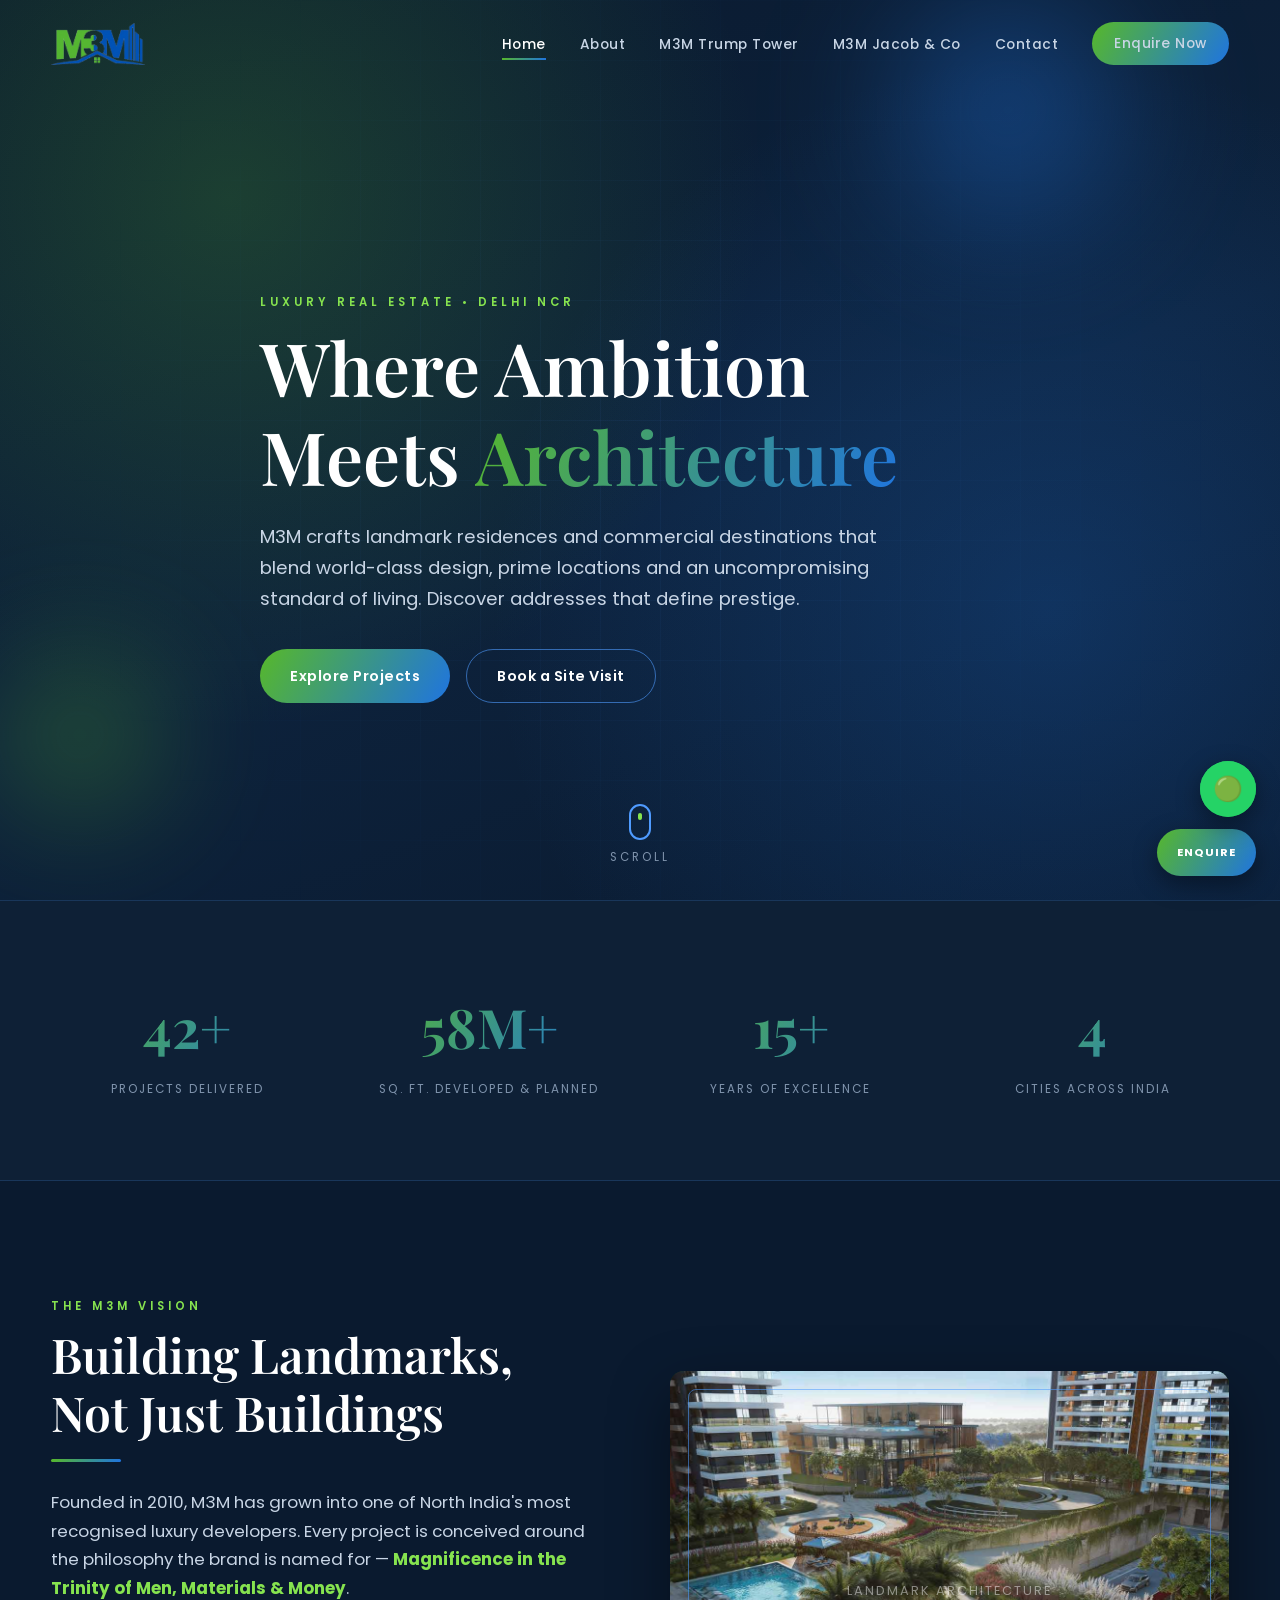
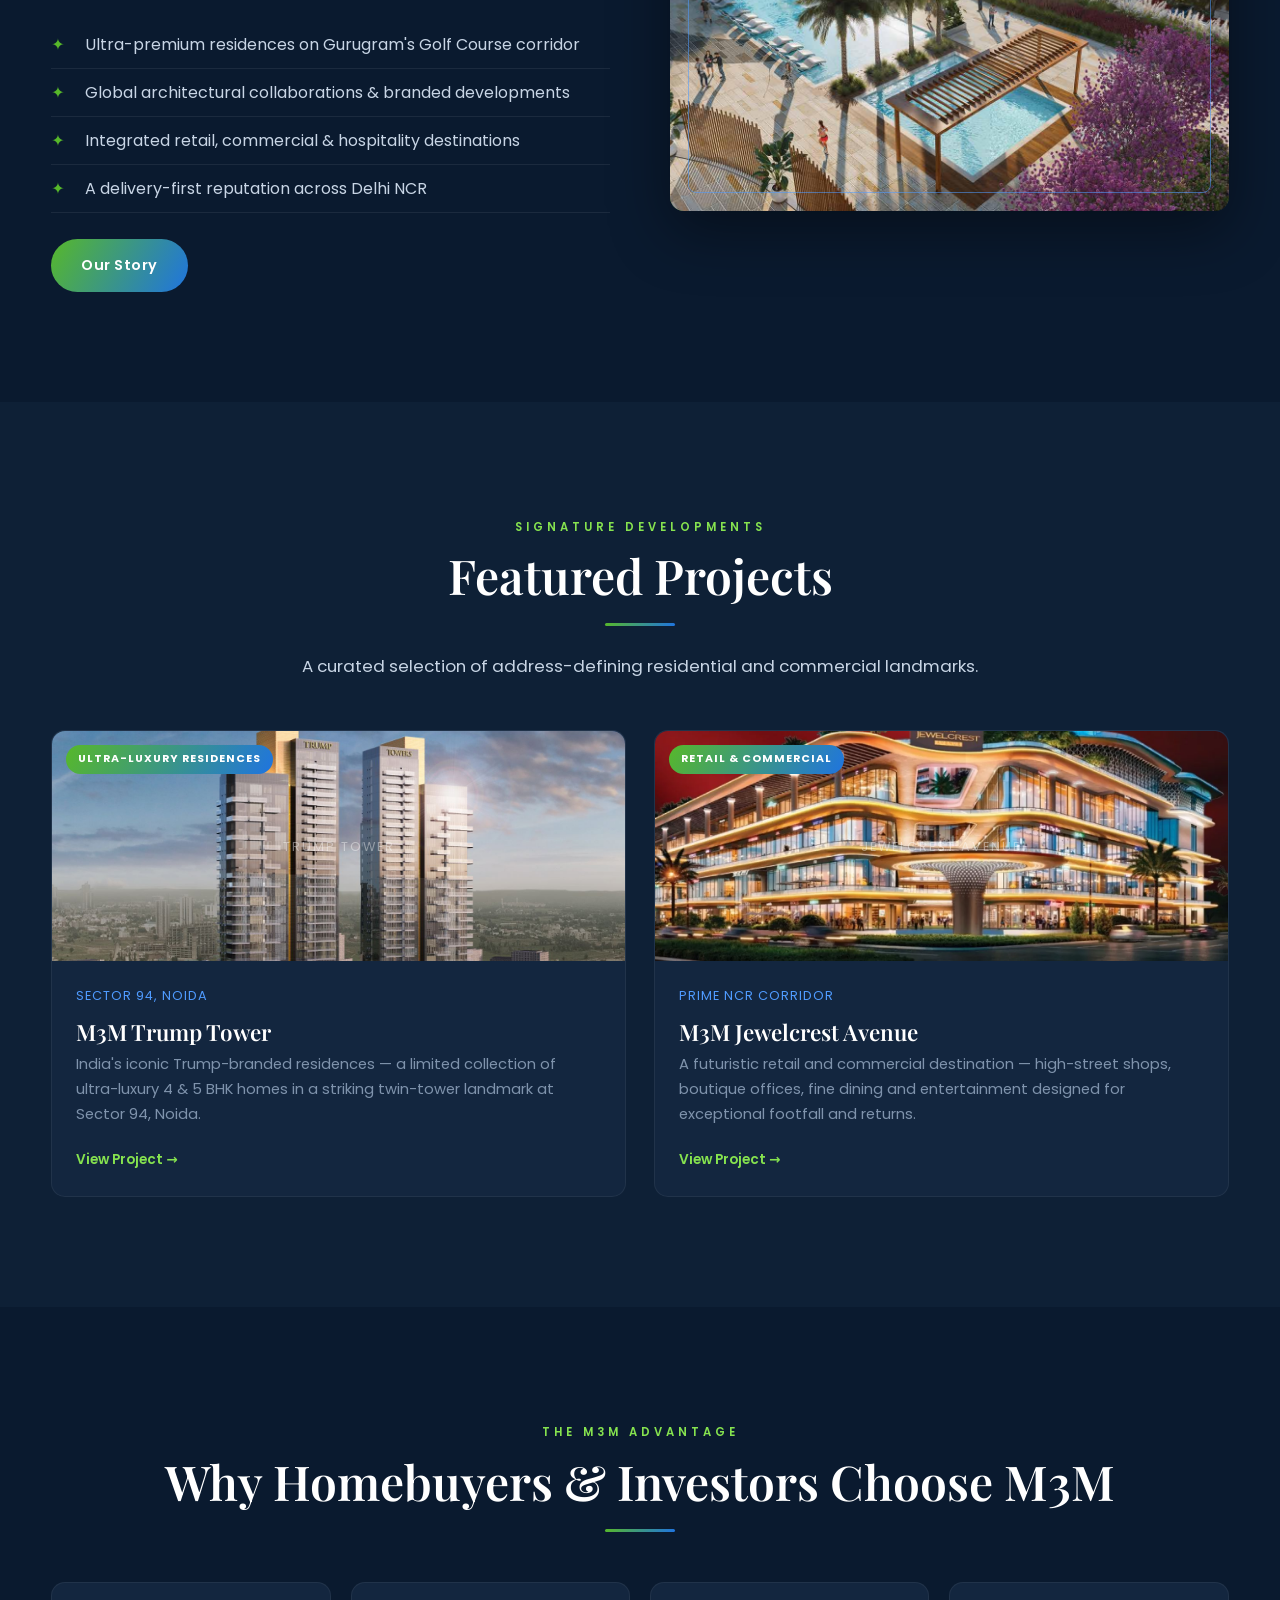
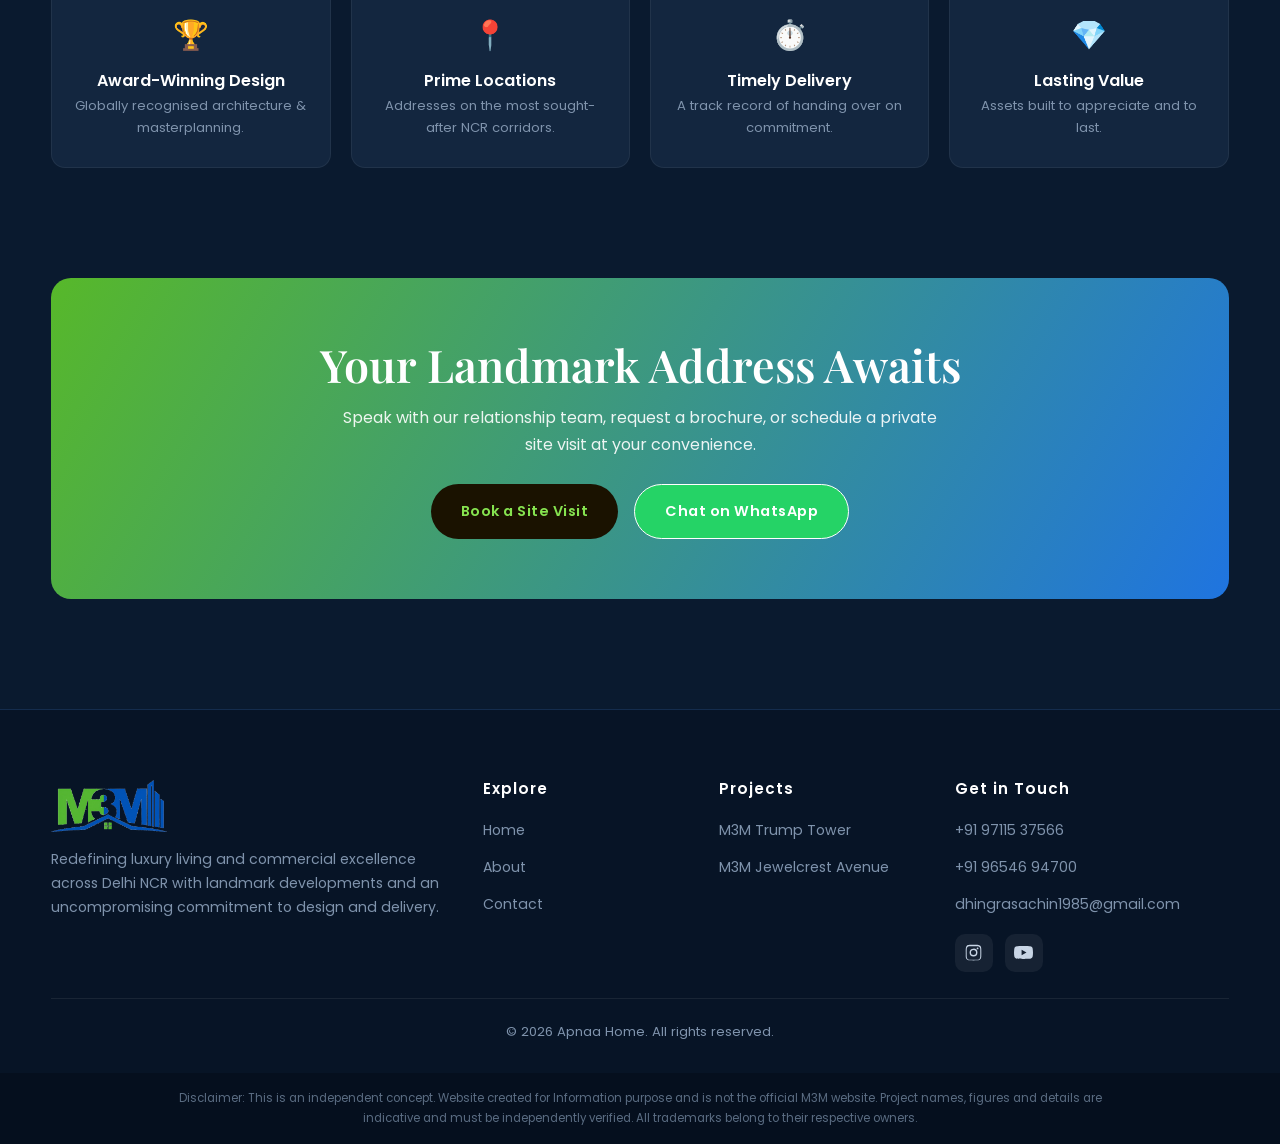
<file: index.html>
<!DOCTYPE html>
<html lang="en-IN">
<head>
  <meta charset="UTF-8" />
  <meta name="viewport" content="width=device-width, initial-scale=1.0" />
  <title>M3M India — Redefining Luxury Living | Home</title>
  <meta name="description" content="M3M — one of India's leading luxury real estate developers. Explore landmark residential and commercial projects across Delhi NCR." />
  <link rel="preconnect" href="https://fonts.googleapis.com" />
  <link rel="preconnect" href="https://fonts.gstatic.com" crossorigin />
  <link href="https://fonts.googleapis.com/css2?family=Playfair+Display:wght@500;600;700&family=Poppins:wght@300;400;500;600;700&display=swap" rel="stylesheet" />
  <link rel="icon" href="asset/favicon.ico" sizes="any" />
  <link rel="icon" type="image/png" sizes="32x32" href="asset/favicon-32.png" />
  <link rel="icon" type="image/png" sizes="16x16" href="asset/favicon-16.png" />
  <link rel="apple-touch-icon" sizes="180x180" href="asset/favicon-180.png" />
  <link rel="stylesheet" href="css/style.css" />
</head>
<body>

  <nav class="nav">
    <div class="container">
      <a href="index.html" class="logo"><img class="logo-img" src="asset/logo.png" alt="m3mrealestates.com — Find, Invest, Grow" /></a>
      <ul class="nav-links">
        <li><a href="index.html" class="active">Home</a></li>
        <li><a href="about.html">About</a></li>
        <li><a href="trump-tower.html">M3M Trump Tower</a></li>
        <li><a href="jewelcrest.html">M3M Jacob &amp; Co</a></li>
        <li><a href="contact.html">Contact</a></li>
        <li><a href="contact.html" class="btn btn-gold nav-cta">Enquire Now</a></li>
      </ul>
      <button class="hamburger" aria-label="Menu"><span></span><span></span><span></span></button>
    </div>
  </nav>

  <header class="hero">
    <div class="hero-bg"></div>
    <div class="hero-orb o1"></div>
    <div class="hero-orb o2"></div>
    <div class="container hero-content">
      <span class="eyebrow reveal">Luxury Real Estate • Delhi NCR</span>
      <h1 class="reveal d1">Where Ambition Meets <span class="shine">Architecture</span></h1>
      <p class="reveal d2">M3M crafts landmark residences and commercial destinations that blend world-class design, prime locations and an uncompromising standard of living. Discover addresses that define prestige.</p>
      <div class="hero-actions reveal d3">
        <a href="#projects" class="btn btn-gold">Explore Projects</a>
        <a href="contact.html" class="btn btn-ghost">Book a Site Visit</a>
      </div>
    </div>
    <div class="scroll-cue"><div class="mouse"></div><span>Scroll</span></div>
  </header>

  <section class="stats" style="padding:60px 0;">
    <div class="container">
      <div class="stats-grid">
        <div class="stat reveal"><div class="num"><span data-count="43">0</span>+</div><div class="label">Projects Delivered</div></div>
        <div class="stat reveal d1"><div class="num"><span data-count="60">0</span>M+</div><div class="label">Sq. Ft. Developed &amp; Planned</div></div>
        <div class="stat reveal d2"><div class="num"><span data-count="15">0</span>+</div><div class="label">Years of Excellence</div></div>
        <div class="stat reveal d3"><div class="num"><span data-count="4">0</span></div><div class="label">Cities Across India</div></div>
      </div>
    </div>
  </section>

  <section class="section">
    <div class="container split">
      <div class="reveal">
        <span class="eyebrow">The M3M Vision</span>
        <h2 class="section-title">Building Landmarks,<br>Not Just Buildings</h2>
        <div class="gold-line"></div>
        <p class="lead">Founded in 2010, M3M has grown into one of North India's most recognised luxury developers. Every project is conceived around the philosophy the brand is named for — <strong class="text-gold">Magnificence in the Trinity of Men, Materials &amp; Money</strong>.</p>
        <ul class="feature-list">
          <li>Ultra-premium residences on Gurugram's Golf Course corridor</li>
          <li>Global architectural collaborations &amp; branded developments</li>
          <li>Integrated retail, commercial &amp; hospitality destinations</li>
          <li>A delivery-first reputation across Delhi NCR</li>
        </ul>
        <a href="about.html" class="btn btn-gold" style="margin-top:26px;">Our Story</a>
      </div>
      <div class="visual reveal d2 ph-a">
        <img src="asset/residential-amenities.jpg" alt="M3M landmark community" style="position:absolute;inset:0;width:100%;height:100%;object-fit:cover;z-index:1;" onerror="this.style.display='none'" />
        <div class="visual-frame"></div>
        <span style="z-index:2; color:rgba(255,255,255,.45); letter-spacing:2px; text-transform:uppercase; font-size:.8rem;">Landmark Architecture</span>
      </div>
    </div>
  </section>

  <section class="section" id="projects" style="background:var(--charcoal);">
    <div class="container">
      <div class="center reveal" style="margin-bottom:50px;">
        <span class="eyebrow">Signature Developments</span>
        <h2 class="section-title">Featured Projects</h2>
        <div class="gold-line"></div>
        <p class="lead center" style="margin-inline:auto;">A curated selection of address-defining residential and commercial landmarks.</p>
      </div>
      <div class="grid cols-2">
        <article class="project-card reveal">
          <div class="ph-img ph-c"><img src="asset/trump-front.jpg" alt="M3M Trump Tower, Noida" style="position:absolute;inset:0;width:100%;height:100%;object-fit:cover;z-index:0;" onerror="this.style.display='none'" /><span class="ph-badge" style="z-index:2;">Ultra-Luxury Residences</span><span style="position:relative;z-index:2;">Trump Tower</span></div>
          <div class="body">
            <div class="meta">Sector 94, Noida</div>
            <h3>M3M Trump Tower</h3>
            <p>India's iconic Trump-branded residences — a limited collection of ultra-luxury 4 &amp; 5 BHK homes in a striking twin-tower landmark at Sector 94, Noida.</p>
            <a href="trump-tower.html" class="card-link">View Project →</a>
          </div>
        </article>
        <article class="project-card reveal d2">
          <div class="ph-img ph-b"><img src="asset/jewelcrest-front.webp" alt="M3M Jewelcrest Avenue" style="position:absolute;inset:0;width:100%;height:100%;object-fit:cover;z-index:0;" onerror="this.style.display='none'" /><span class="ph-badge" style="z-index:2;">Retail &amp; Commercial</span><span style="position:relative;z-index:2;">Jewelcrest Avenue</span></div>
          <div class="body">
            <div class="meta">Prime NCR Corridor</div>
            <h3>M3M Jewelcrest Avenue</h3>
            <p>A futuristic retail and commercial destination — high-street shops, boutique offices, fine dining and entertainment designed for exceptional footfall and returns.</p>
            <a href="jewelcrest.html" class="card-link">View Project →</a>
          </div>
        </article>
      </div>
    </div>
  </section>

  <section class="section">
    <div class="container">
      <div class="center reveal" style="margin-bottom:50px;">
        <span class="eyebrow">The M3M Advantage</span>
        <h2 class="section-title">Why Homebuyers &amp; Investors Choose M3M</h2>
        <div class="gold-line"></div>
      </div>
      <div class="amen-grid">
        <div class="amen reveal"><div class="ico">🏆</div><h4>Award-Winning Design</h4><p>Globally recognised architecture &amp; masterplanning.</p></div>
        <div class="amen reveal d1"><div class="ico">📍</div><h4>Prime Locations</h4><p>Addresses on the most sought-after NCR corridors.</p></div>
        <div class="amen reveal d2"><div class="ico">⏱️</div><h4>Timely Delivery</h4><p>A track record of handing over on commitment.</p></div>
        <div class="amen reveal d3"><div class="ico">💎</div><h4>Lasting Value</h4><p>Assets built to appreciate and to last.</p></div>
      </div>
    </div>
  </section>

  <section class="section" style="padding-top:0;">
    <div class="container reveal">
      <div class="cta-band">
        <h2>Your Landmark Address Awaits</h2>
        <p>Speak with our relationship team, request a brochure, or schedule a private site visit at your convenience.</p>
        <div class="hero-actions" style="justify-content:center;">
          <a href="contact.html" class="btn" style="background:#1a1200;color:var(--gold-light);">Book a Site Visit</a>
          <a href="#" class="btn btn-ghost fab-wa">Chat on WhatsApp</a>
        </div>
      </div>
    </div>
  </section>

  <footer class="footer">
    <div class="container footer-grid">
      <div>
        <a href="index.html" class="logo"><img class="logo-img" src="asset/logo.png" alt="m3mrealestates.com — Find, Invest, Grow" /></a>
        <p class="about">Redefining luxury living and commercial excellence across Delhi NCR with landmark developments and an uncompromising commitment to design and delivery.</p>
      </div>
      <div>
        <h4>Explore</h4>
        <ul><li><a href="index.html">Home</a></li><li><a href="about.html">About</a></li><li><a href="contact.html">Contact</a></li></ul>
      </div>
      <div>
        <h4>Projects</h4>
        <ul><li><a href="trump-tower.html">M3M Trump Tower</a></li><li><a href="jewelcrest.html">M3M Jewelcrest Avenue</a></li></ul>
      </div>
      <div>
        <h4>Get in Touch</h4>
        <ul><li><a href="tel:+919711537566">+91 97115 37566</a></li><li><a href="tel:+919654694700">+91 96546 94700</a></li><li><a href="mailto:dhingrasachin1985@gmail.com">dhingrasachin1985@gmail.com</a></li></ul><div class="social"><a href="https://www.instagram.com/apnaa_home/" target="_blank" rel="noopener" aria-label="Instagram"><svg viewBox="0 0 24 24"><path d="M12 2.2c3.2 0 3.6 0 4.9.07 1.2.05 1.8.25 2.2.42.6.2 1 .5 1.4.9.4.4.7.8.9 1.4.17.4.37 1 .42 2.2.06 1.3.07 1.7.07 4.9s0 3.6-.07 4.9c-.05 1.2-.25 1.8-.42 2.2-.2.6-.5 1-.9 1.4-.4.4-.8.7-1.4.9-.4.17-1 .37-2.2.42-1.3.06-1.7.07-4.9.07s-3.6 0-4.9-.07c-1.2-.05-1.8-.25-2.2-.42-.6-.2-1-.5-1.4-.9-.4-.4-.7-.8-.9-1.4-.17-.4-.37-1-.42-2.2C2.21 15.6 2.2 15.2 2.2 12s0-3.6.07-4.9c.05-1.2.25-1.8.42-2.2.2-.6.5-1 .9-1.4.4-.4.8-.7 1.4-.9.4-.17 1-.37 2.2-.42C8.4 2.21 8.8 2.2 12 2.2zm0 1.8c-3.15 0-3.5.01-4.75.07-.9.04-1.4.2-1.7.32-.43.17-.74.37-1.06.7-.32.32-.52.63-.7 1.06-.12.3-.28.8-.32 1.7-.06 1.25-.07 1.6-.07 4.75s.01 3.5.07 4.75c.04.9.2 1.4.32 1.7.17.43.37.74.7 1.06.32.32.63.52 1.06.7.3.12.8.28 1.7.32 1.25.06 1.6.07 4.75.07s3.5-.01 4.75-.07c.9-.04 1.4-.2 1.7-.32.43-.17.74-.37 1.06-.7.32-.32.52-.63.7-1.06.12-.3.28-.8.32-1.7.06-1.25.07-1.6.07-4.75s-.01-3.5-.07-4.75c-.04-.9-.2-1.4-.32-1.7a2.85 2.85 0 0 0-.7-1.06 2.85 2.85 0 0 0-1.06-.7c-.3-.12-.8-.28-1.7-.32C15.5 4.01 15.15 4 12 4zm0 3.06A4.94 4.94 0 1 1 12 17a4.94 4.94 0 0 1 0-9.88zm0 8.14A3.2 3.2 0 1 0 12 8.8a3.2 3.2 0 0 0 0 6.4zm6.3-8.34a1.15 1.15 0 1 1-2.3 0 1.15 1.15 0 0 1 2.3 0z"/></svg></a><a href="https://www.youtube.com/@Apnaa_home" target="_blank" rel="noopener" aria-label="YouTube"><svg viewBox="0 0 24 24"><path d="M23.5 6.5a3 3 0 0 0-2.1-2.1C19.5 3.9 12 3.9 12 3.9s-7.5 0-9.4.5A3 3 0 0 0 .5 6.5 31.3 31.3 0 0 0 0 12a31.3 31.3 0 0 0 .5 5.5 3 3 0 0 0 2.1 2.1c1.9.5 9.4.5 9.4.5s7.5 0 9.4-.5a3 3 0 0 0 2.1-2.1A31.3 31.3 0 0 0 24 12a31.3 31.3 0 0 0-.5-5.5zM9.6 15.6V8.4l6.2 3.6-6.2 3.6z"/></svg></a></div>
      </div>
    </div>
<div class="container" style="text-align:center;padding-top:22px;margin-top:26px;border-top:1px solid rgba(255,255,255,.07);color:var(--grey);font-size:.82rem;">© 2026 Apnaa Home. All rights reserved.</div>
  </footer>
  <div class="disclaimer"><div class="container"><p>Disclaimer: This is an independent concept. Website created for Information purpose and is not the official M3M website. Project names, figures and details are indicative and must be independently verified. All trademarks belong to their respective owners.</p></div></div>

  <div class="float-enquire">
    <a href="#" class="fab fab-wa fab-pulse" aria-label="WhatsApp">🟢</a>
    <a href="contact.html" class="fab fab-enquire">Enquire</a>
  </div>

  <script src="js/main.js"></script>
</body>
</html>
</file>
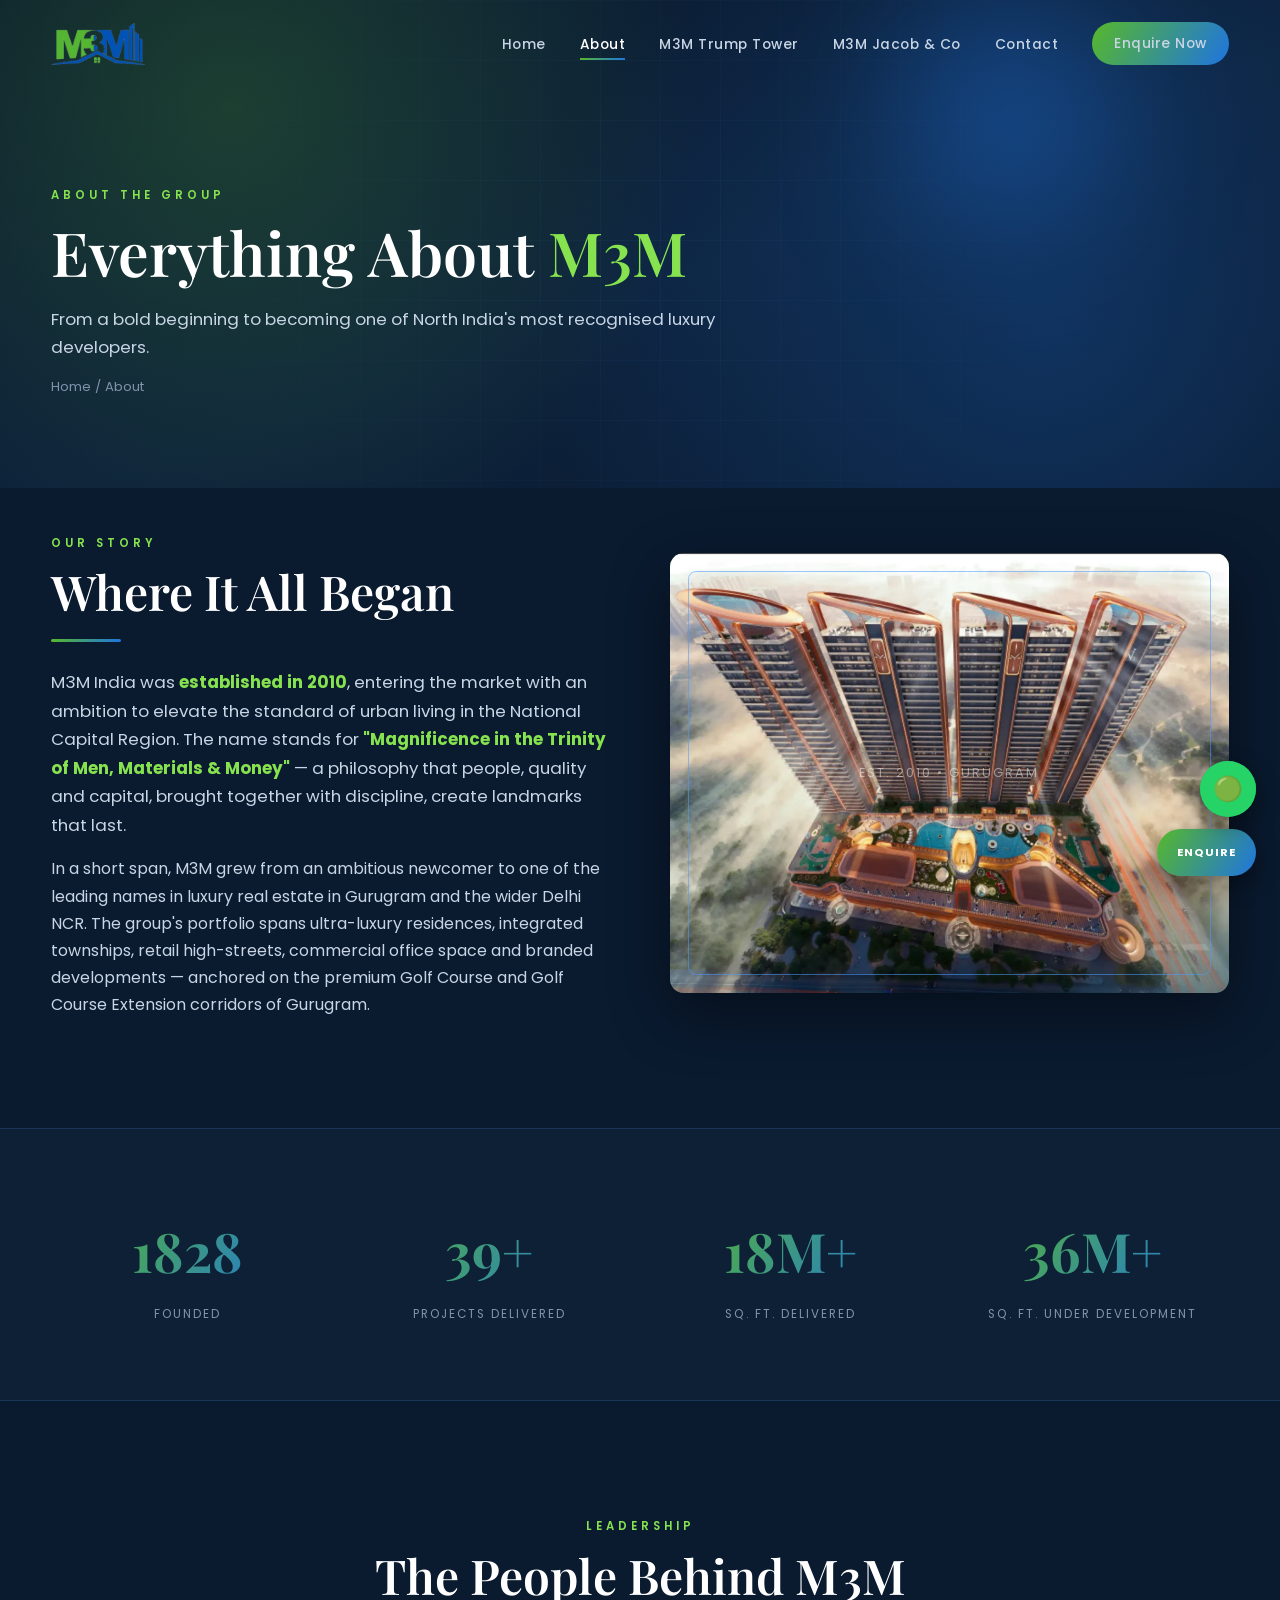
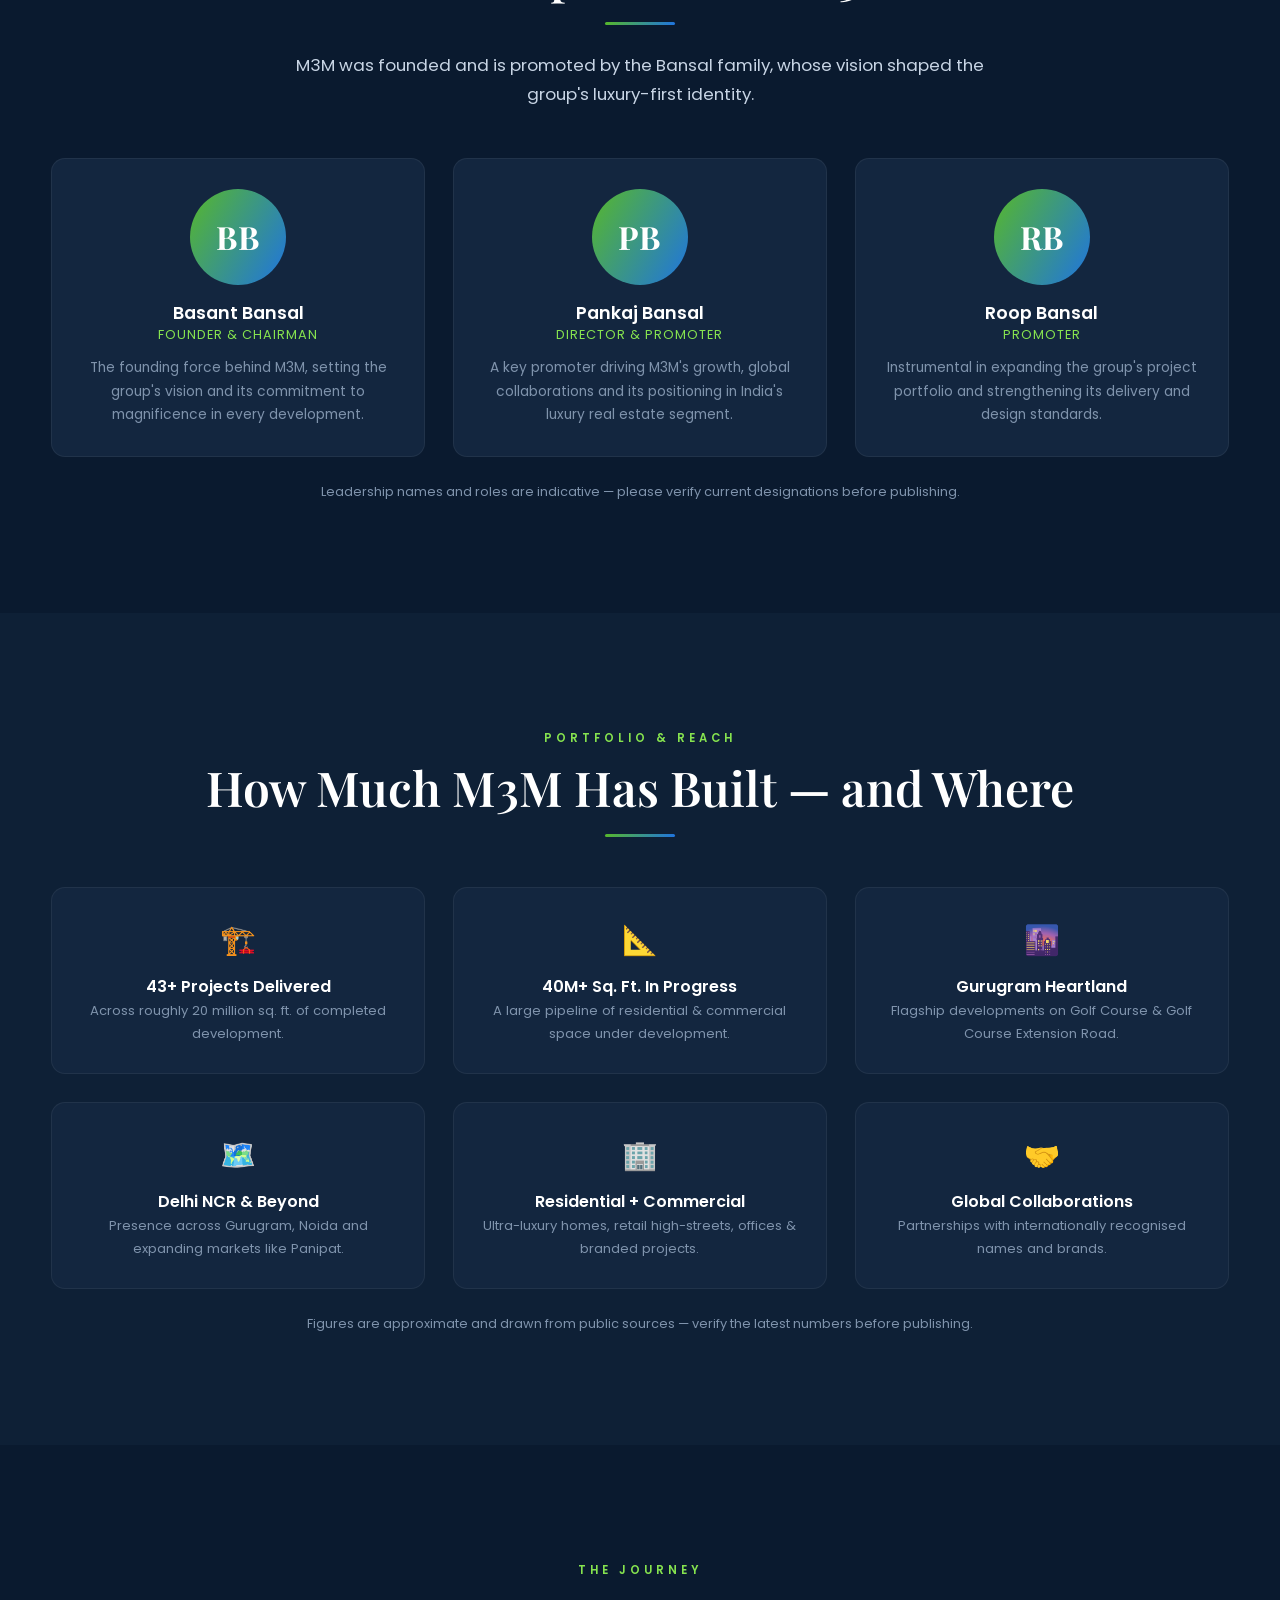
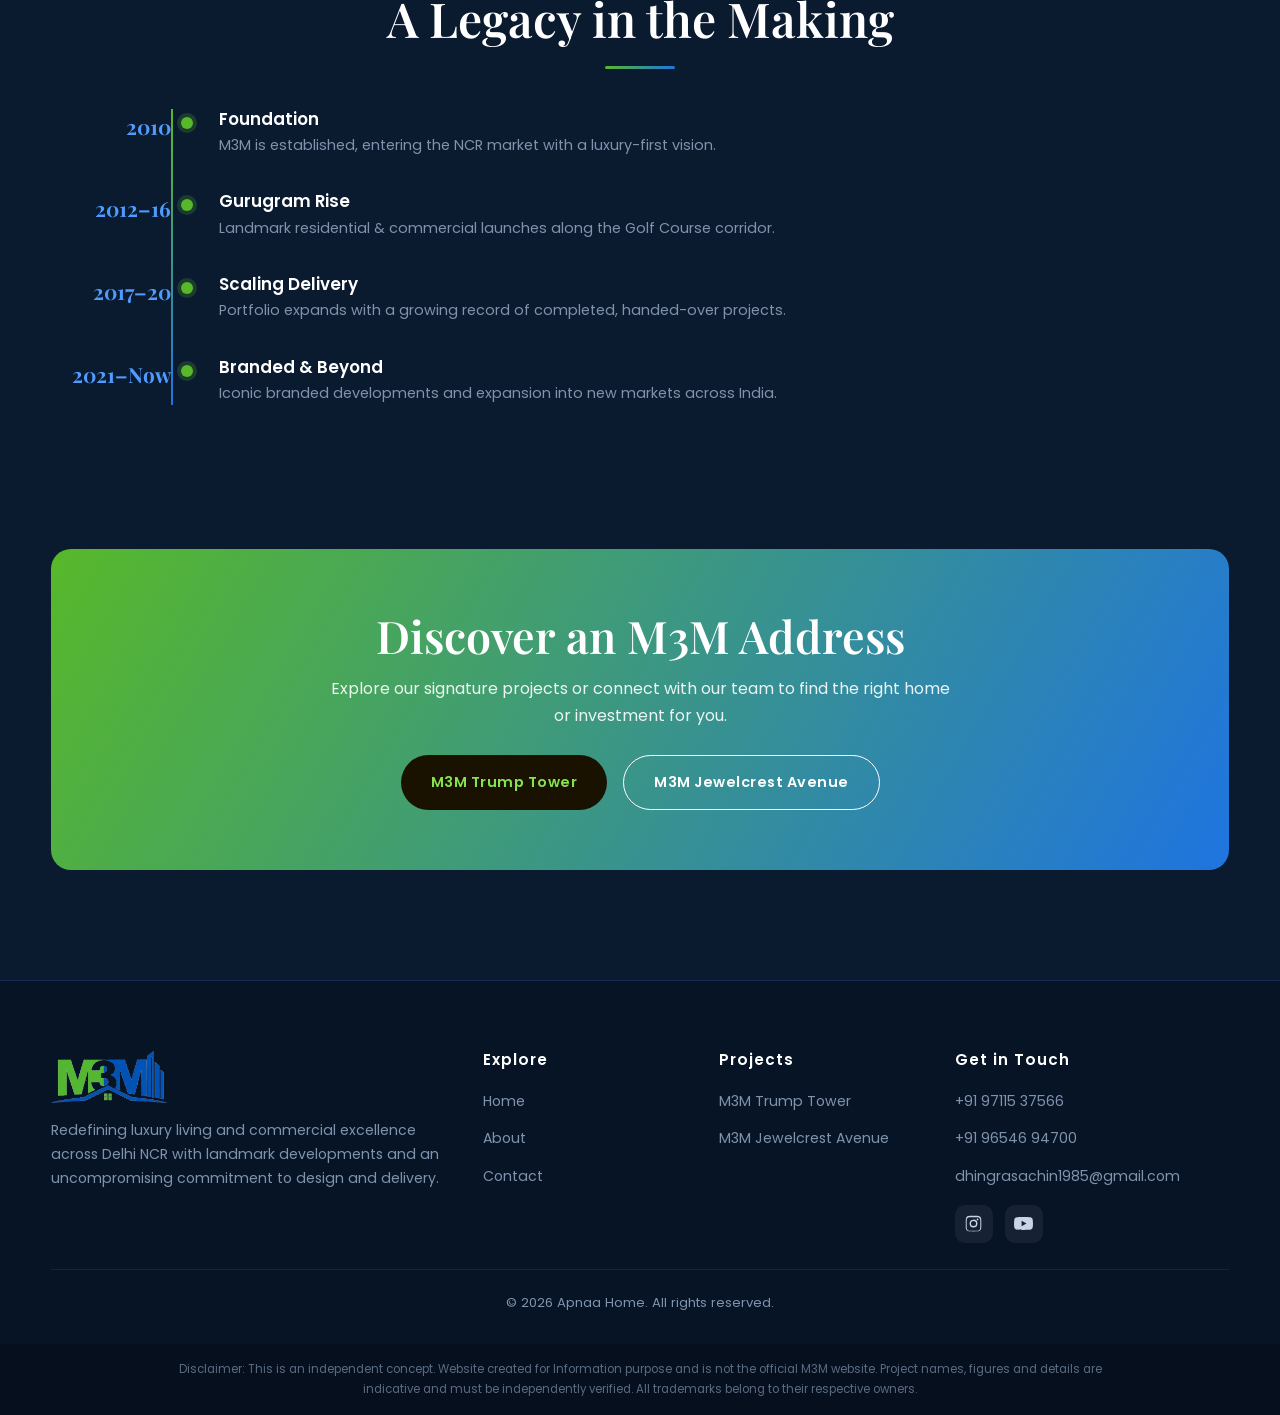
<file: about.html>
<!DOCTYPE html>
<html lang="en-IN">
<head>
  <meta charset="UTF-8" />
  <meta name="viewport" content="width=device-width, initial-scale=1.0" />
  <title>About M3M — Our Story, Legacy &amp; Leadership</title>
  <meta name="description" content="The M3M story — founded in 2010, its founders, philosophy, project portfolio and presence across Delhi NCR and beyond." />
  <link rel="preconnect" href="https://fonts.googleapis.com" />
  <link rel="preconnect" href="https://fonts.gstatic.com" crossorigin />
  <link href="https://fonts.googleapis.com/css2?family=Playfair+Display:wght@500;600;700&family=Poppins:wght@300;400;500;600;700&display=swap" rel="stylesheet" />
  <link rel="icon" href="asset/favicon.ico" sizes="any" />
  <link rel="icon" type="image/png" sizes="32x32" href="asset/favicon-32.png" />
  <link rel="icon" type="image/png" sizes="16x16" href="asset/favicon-16.png" />
  <link rel="apple-touch-icon" sizes="180x180" href="asset/favicon-180.png" />
  <link rel="stylesheet" href="css/style.css" />
</head>
<body>

  <nav class="nav">
    <div class="container">
      <a href="index.html" class="logo"><img class="logo-img" src="asset/logo.png" alt="m3mrealestates.com — Find, Invest, Grow" /></a>
      <ul class="nav-links">
        <li><a href="index.html">Home</a></li>
        <li><a href="about.html" class="active">About</a></li>
        <li><a href="trump-tower.html">M3M Trump Tower</a></li>
        <li><a href="jewelcrest.html">M3M Jacob &amp; Co</a></li>
        <li><a href="contact.html">Contact</a></li>
        <li><a href="contact.html" class="btn btn-gold nav-cta">Enquire Now</a></li>
      </ul>
      <button class="hamburger" aria-label="Menu"><span></span><span></span><span></span></button>
    </div>
  </nav>

  <header class="page-hero">
    <div class="hero-bg"></div>
    <div class="hero-orb o1"></div>
    <div class="container">
      <span class="eyebrow reveal">About the Group</span>
      <h1 class="reveal d1">Everything About <span class="text-gold">M3M</span></h1>
      <p class="lead reveal d2" style="margin-top:16px;">From a bold beginning to becoming one of North India's most recognised luxury developers.</p>
      <div class="breadcrumb reveal d3"><a href="index.html">Home</a> / About</div>
    </div>
  </header>

  <!-- STORY -->
  <section class="section" style="padding-top:40px;">
    <div class="container split">
      <div class="reveal">
        <span class="eyebrow">Our Story</span>
        <h2 class="section-title">Where It All Began</h2>
        <div class="gold-line"></div>
        <p class="lead">M3M India was <strong class="text-gold">established in 2010</strong>, entering the market with an ambition to elevate the standard of urban living in the National Capital Region. The name stands for <strong class="text-gold">"Magnificence in the Trinity of Men, Materials &amp; Money"</strong> — a philosophy that people, quality and capital, brought together with discipline, create landmarks that last.</p>
        <p style="margin-top:16px;">In a short span, M3M grew from an ambitious newcomer to one of the leading names in luxury real estate in Gurugram and the wider Delhi NCR. The group's portfolio spans ultra-luxury residences, integrated townships, retail high-streets, commercial office space and branded developments — anchored on the premium Golf Course and Golf Course Extension corridors of Gurugram.</p>
      </div>
      <div class="visual reveal d2 ph-a">
        <img src="asset/trump-towers-hero.webp" alt="M3M iconic development" style="position:absolute;inset:0;width:100%;height:100%;object-fit:cover;z-index:1;" onerror="this.style.display='none'" />
        <div class="visual-frame"></div>
        <span style="z-index:2; color:rgba(255,255,255,.45); letter-spacing:2px; text-transform:uppercase; font-size:.8rem;">Est. 2010 • Gurugram</span>
      </div>
    </div>
  </section>

  <!-- STATS -->
  <section class="stats" style="padding:56px 0;">
    <div class="container">
      <div class="stats-grid">
        <div class="stat reveal"><div class="num"><span data-count="2010">0</span></div><div class="label">Founded</div></div>
        <div class="stat reveal d1"><div class="num"><span data-count="43">0</span>+</div><div class="label">Projects Delivered</div></div>
        <div class="stat reveal d2"><div class="num"><span data-count="20">0</span>M+</div><div class="label">Sq. Ft. Delivered</div></div>
        <div class="stat reveal d3"><div class="num"><span data-count="40">0</span>M+</div><div class="label">Sq. Ft. Under Development</div></div>
      </div>
    </div>
  </section>

  <!-- LEADERSHIP -->
  <section class="section">
    <div class="container">
      <div class="center reveal" style="margin-bottom:50px;">
        <span class="eyebrow">Leadership</span>
        <h2 class="section-title">The People Behind M3M</h2>
        <div class="gold-line"></div>
        <p class="lead center" style="margin-inline:auto;">M3M was founded and is promoted by the Bansal family, whose vision shaped the group's luxury-first identity.</p>
      </div>
      <div class="grid cols-3">
        <div class="leader-card reveal">
          <div class="leader-avatar">BB</div>
          <h4>Basant Bansal</h4>
          <div class="role">Founder &amp; Chairman</div>
          <p>The founding force behind M3M, setting the group's vision and its commitment to magnificence in every development.</p>
        </div>
        <div class="leader-card reveal d1">
          <div class="leader-avatar">PB</div>
          <h4>Pankaj Bansal</h4>
          <div class="role">Director &amp; Promoter</div>
          <p>A key promoter driving M3M's growth, global collaborations and its positioning in India's luxury real estate segment.</p>
        </div>
        <div class="leader-card reveal d2">
          <div class="leader-avatar">RB</div>
          <h4>Roop Bansal</h4>
          <div class="role">Promoter</div>
          <p>Instrumental in expanding the group's project portfolio and strengthening its delivery and design standards.</p>
        </div>
      </div>
      <p class="center" style="font-size:.8rem;color:var(--grey);margin-top:24px;">Leadership names and roles are indicative — please verify current designations before publishing.</p>
    </div>
  </section>

  <!-- PORTFOLIO / REACH -->
  <section class="section" style="background:var(--charcoal);">
    <div class="container">
      <div class="center reveal" style="margin-bottom:50px;">
        <span class="eyebrow">Portfolio &amp; Reach</span>
        <h2 class="section-title">How Much M3M Has Built — and Where</h2>
        <div class="gold-line"></div>
      </div>
      <div class="grid cols-3">
        <div class="amen reveal"><div class="ico">🏗️</div><h4>43+ Projects Delivered</h4><p>Across roughly 20 million sq. ft. of completed development.</p></div>
        <div class="amen reveal d1"><div class="ico">📐</div><h4>40M+ Sq. Ft. In Progress</h4><p>A large pipeline of residential &amp; commercial space under development.</p></div>
        <div class="amen reveal d2"><div class="ico">🌆</div><h4>Gurugram Heartland</h4><p>Flagship developments on Golf Course &amp; Golf Course Extension Road.</p></div>
        <div class="amen reveal"><div class="ico">🗺️</div><h4>Delhi NCR &amp; Beyond</h4><p>Presence across Gurugram, Noida and expanding markets like Panipat.</p></div>
        <div class="amen reveal d1"><div class="ico">🏢</div><h4>Residential + Commercial</h4><p>Ultra-luxury homes, retail high-streets, offices &amp; branded projects.</p></div>
        <div class="amen reveal d2"><div class="ico">🤝</div><h4>Global Collaborations</h4><p>Partnerships with internationally recognised names and brands.</p></div>
      </div>
      <p class="center" style="font-size:.8rem;color:var(--grey);margin-top:24px;">Figures are approximate and drawn from public sources — verify the latest numbers before publishing.</p>
    </div>
  </section>

  <!-- TIMELINE -->
  <section class="section">
    <div class="container">
      <div class="center reveal" style="margin-bottom:20px;">
        <span class="eyebrow">The Journey</span>
        <h2 class="section-title">A Legacy in the Making</h2>
        <div class="gold-line"></div>
      </div>
      <div class="timeline">
        <div class="tl-item reveal"><div class="tl-year">2010</div><div class="tl-body"><h4>Foundation</h4><p>M3M is established, entering the NCR market with a luxury-first vision.</p></div></div>
        <div class="tl-item reveal d1"><div class="tl-year">2012–16</div><div class="tl-body"><h4>Gurugram Rise</h4><p>Landmark residential &amp; commercial launches along the Golf Course corridor.</p></div></div>
        <div class="tl-item reveal d2"><div class="tl-year">2017–20</div><div class="tl-body"><h4>Scaling Delivery</h4><p>Portfolio expands with a growing record of completed, handed-over projects.</p></div></div>
        <div class="tl-item reveal d3"><div class="tl-year">2021–Now</div><div class="tl-body"><h4>Branded &amp; Beyond</h4><p>Iconic branded developments and expansion into new markets across India.</p></div></div>
      </div>
    </div>
  </section>

  <section class="section" style="padding-top:0;">
    <div class="container reveal">
      <div class="cta-band">
        <h2>Discover an M3M Address</h2>
        <p>Explore our signature projects or connect with our team to find the right home or investment for you.</p>
        <div class="hero-actions" style="justify-content:center;">
          <a href="trump-tower.html" class="btn" style="background:#1a1200;color:var(--gold-light);">M3M Trump Tower</a>
          <a href="jewelcrest.html" class="btn btn-ghost">M3M Jewelcrest Avenue</a>
        </div>
      </div>
    </div>
  </section>

  <footer class="footer">
    <div class="container footer-grid">
      <div>
        <a href="index.html" class="logo"><img class="logo-img" src="asset/logo.png" alt="m3mrealestates.com — Find, Invest, Grow" /></a>
        <p class="about">Redefining luxury living and commercial excellence across Delhi NCR with landmark developments and an uncompromising commitment to design and delivery.</p>
      </div>
      <div><h4>Explore</h4><ul><li><a href="index.html">Home</a></li><li><a href="about.html">About</a></li><li><a href="contact.html">Contact</a></li></ul></div>
      <div><h4>Projects</h4><ul><li><a href="trump-tower.html">M3M Trump Tower</a></li><li><a href="jewelcrest.html">M3M Jewelcrest Avenue</a></li></ul></div>
      <div><h4>Get in Touch</h4><ul><li><a href="tel:+919711537566">+91 97115 37566</a></li><li><a href="tel:+919654694700">+91 96546 94700</a></li><li><a href="mailto:dhingrasachin1985@gmail.com">dhingrasachin1985@gmail.com</a></li></ul><div class="social"><a href="https://www.instagram.com/apnaa_home/" target="_blank" rel="noopener" aria-label="Instagram"><svg viewBox="0 0 24 24"><path d="M12 2.2c3.2 0 3.6 0 4.9.07 1.2.05 1.8.25 2.2.42.6.2 1 .5 1.4.9.4.4.7.8.9 1.4.17.4.37 1 .42 2.2.06 1.3.07 1.7.07 4.9s0 3.6-.07 4.9c-.05 1.2-.25 1.8-.42 2.2-.2.6-.5 1-.9 1.4-.4.4-.8.7-1.4.9-.4.17-1 .37-2.2.42-1.3.06-1.7.07-4.9.07s-3.6 0-4.9-.07c-1.2-.05-1.8-.25-2.2-.42-.6-.2-1-.5-1.4-.9-.4-.4-.7-.8-.9-1.4-.17-.4-.37-1-.42-2.2C2.21 15.6 2.2 15.2 2.2 12s0-3.6.07-4.9c.05-1.2.25-1.8.42-2.2.2-.6.5-1 .9-1.4.4-.4.8-.7 1.4-.9.4-.17 1-.37 2.2-.42C8.4 2.21 8.8 2.2 12 2.2zm0 1.8c-3.15 0-3.5.01-4.75.07-.9.04-1.4.2-1.7.32-.43.17-.74.37-1.06.7-.32.32-.52.63-.7 1.06-.12.3-.28.8-.32 1.7-.06 1.25-.07 1.6-.07 4.75s.01 3.5.07 4.75c.04.9.2 1.4.32 1.7.17.43.37.74.7 1.06.32.32.63.52 1.06.7.3.12.8.28 1.7.32 1.25.06 1.6.07 4.75.07s3.5-.01 4.75-.07c.9-.04 1.4-.2 1.7-.32.43-.17.74-.37 1.06-.7.32-.32.52-.63.7-1.06.12-.3.28-.8.32-1.7.06-1.25.07-1.6.07-4.75s-.01-3.5-.07-4.75c-.04-.9-.2-1.4-.32-1.7a2.85 2.85 0 0 0-.7-1.06 2.85 2.85 0 0 0-1.06-.7c-.3-.12-.8-.28-1.7-.32C15.5 4.01 15.15 4 12 4zm0 3.06A4.94 4.94 0 1 1 12 17a4.94 4.94 0 0 1 0-9.88zm0 8.14A3.2 3.2 0 1 0 12 8.8a3.2 3.2 0 0 0 0 6.4zm6.3-8.34a1.15 1.15 0 1 1-2.3 0 1.15 1.15 0 0 1 2.3 0z"/></svg></a><a href="https://www.youtube.com/@Apnaa_home" target="_blank" rel="noopener" aria-label="YouTube"><svg viewBox="0 0 24 24"><path d="M23.5 6.5a3 3 0 0 0-2.1-2.1C19.5 3.9 12 3.9 12 3.9s-7.5 0-9.4.5A3 3 0 0 0 .5 6.5 31.3 31.3 0 0 0 0 12a31.3 31.3 0 0 0 .5 5.5 3 3 0 0 0 2.1 2.1c1.9.5 9.4.5 9.4.5s7.5 0 9.4-.5a3 3 0 0 0 2.1-2.1A31.3 31.3 0 0 0 24 12a31.3 31.3 0 0 0-.5-5.5zM9.6 15.6V8.4l6.2 3.6-6.2 3.6z"/></svg></a></div></div>
    </div>
<div class="container" style="text-align:center;padding-top:22px;margin-top:26px;border-top:1px solid rgba(255,255,255,.07);color:var(--grey);font-size:.82rem;">© 2026 Apnaa Home. All rights reserved.</div>
  </footer>
  <div class="disclaimer"><div class="container"><p>Disclaimer: This is an independent concept. Website created for Information purpose and is not the official M3M website. Project names, figures and details are indicative and must be independently verified. All trademarks belong to their respective owners.</p></div></div>

  <div class="float-enquire">
    <a href="#" class="fab fab-wa fab-pulse" aria-label="WhatsApp">🟢</a>
    <a href="contact.html" class="fab fab-enquire">Enquire</a>
  </div>

  <script src="js/main.js"></script>
</body>
</html>
</file>
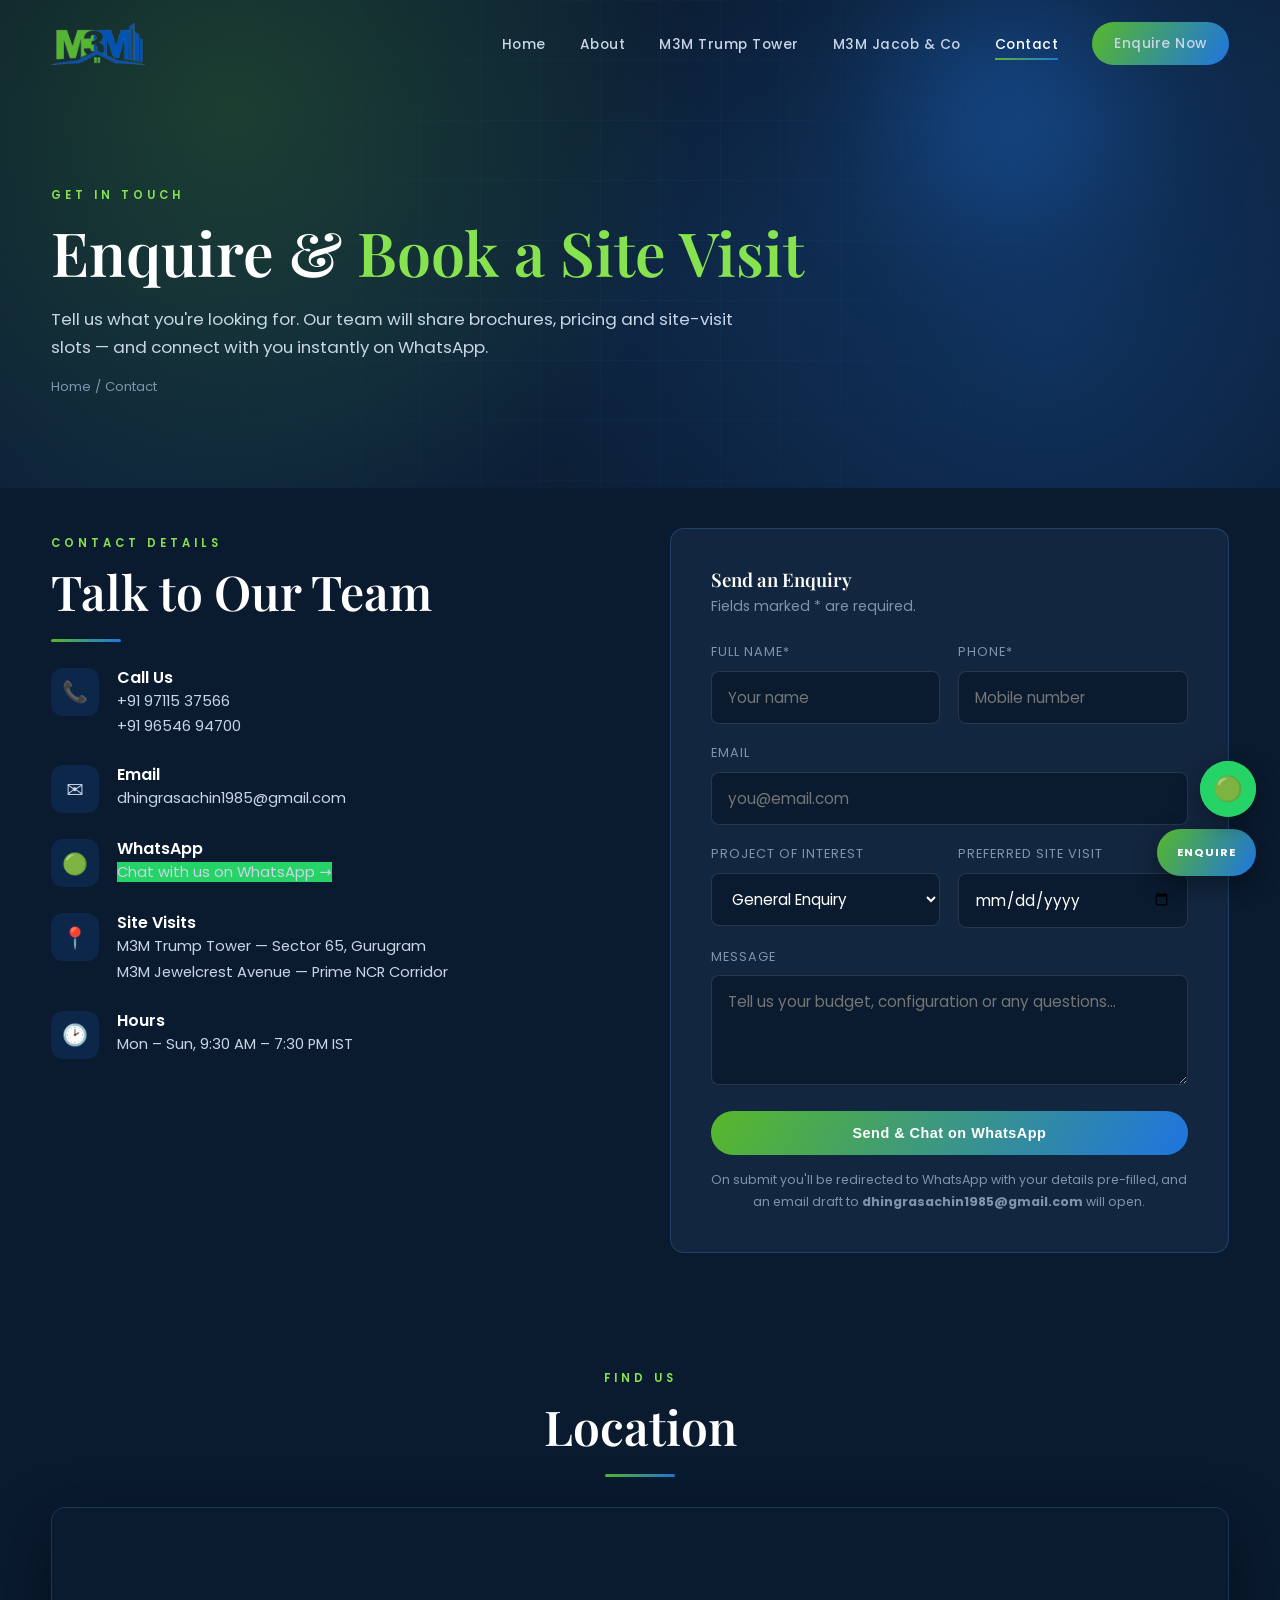
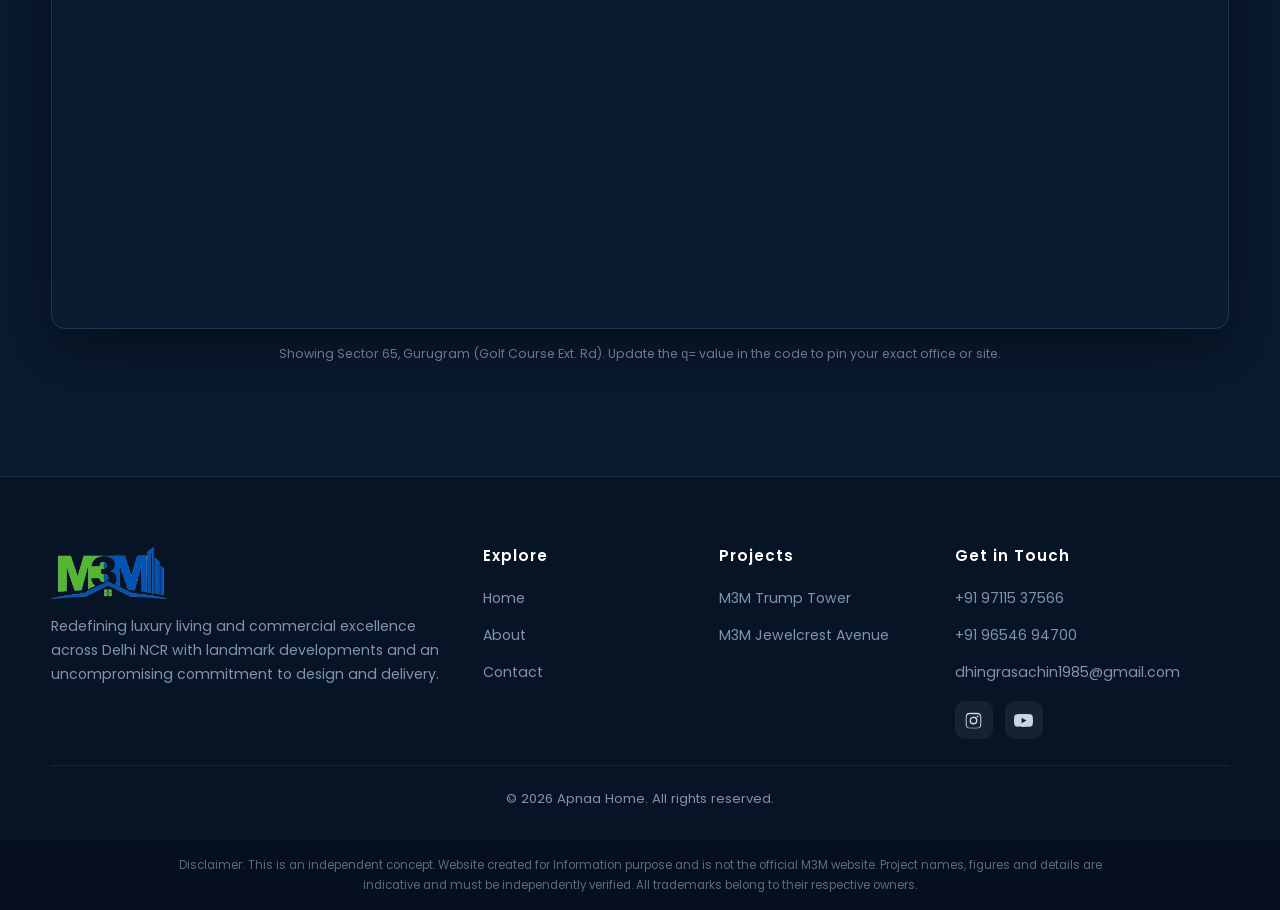
<file: contact.html>
<!DOCTYPE html>
<html lang="en-IN">
<head>
  <meta charset="UTF-8" />
  <meta name="viewport" content="width=device-width, initial-scale=1.0" />
  <title>Contact M3M — Enquire &amp; Book a Site Visit</title>
  <meta name="description" content="Enquire about M3M projects or book a site visit. Call, email or send us a message and we'll reach you instantly on WhatsApp." />
  <link rel="preconnect" href="https://fonts.googleapis.com" />
  <link rel="preconnect" href="https://fonts.gstatic.com" crossorigin />
  <link href="https://fonts.googleapis.com/css2?family=Playfair+Display:wght@500;600;700&family=Poppins:wght@300;400;500;600;700&display=swap" rel="stylesheet" />
  <link rel="icon" href="asset/favicon.ico" sizes="any" />
  <link rel="icon" type="image/png" sizes="32x32" href="asset/favicon-32.png" />
  <link rel="icon" type="image/png" sizes="16x16" href="asset/favicon-16.png" />
  <link rel="apple-touch-icon" sizes="180x180" href="asset/favicon-180.png" />
  <link rel="stylesheet" href="css/style.css" />
</head>
<body>

  <nav class="nav">
    <div class="container">
      <a href="index.html" class="logo"><img class="logo-img" src="asset/logo.png" alt="m3mrealestates.com — Find, Invest, Grow" /></a>
      <ul class="nav-links">
        <li><a href="index.html">Home</a></li>
        <li><a href="about.html">About</a></li>
        <li><a href="trump-tower.html">M3M Trump Tower</a></li>
        <li><a href="jewelcrest.html">M3M Jacob &amp; Co</a></li>
        <li><a href="contact.html" class="active">Contact</a></li>
        <li><a href="#enquire" class="btn btn-gold nav-cta">Enquire Now</a></li>
      </ul>
      <button class="hamburger" aria-label="Menu"><span></span><span></span><span></span></button>
    </div>
  </nav>

  <header class="page-hero">
    <div class="hero-bg"></div>
    <div class="hero-orb o1"></div>
    <div class="container">
      <span class="eyebrow reveal">Get in Touch</span>
      <h1 class="reveal d1">Enquire &amp; <span class="text-gold">Book a Site Visit</span></h1>
      <p class="lead reveal d2" style="margin-top:16px;">Tell us what you're looking for. Our team will share brochures, pricing and site-visit slots — and connect with you instantly on WhatsApp.</p>
      <div class="breadcrumb reveal d3"><a href="index.html">Home</a> / Contact</div>
    </div>
  </header>

  <section class="section" style="padding-top:40px;" id="enquire">
    <div class="container split" style="align-items:flex-start;">
      <div class="reveal">
        <span class="eyebrow">Contact Details</span>
        <h2 class="section-title">Talk to Our Team</h2>
        <div class="gold-line"></div>
        <div class="contact-info">
          <div class="ci-item">
            <div class="ci-ico">📞</div>
            <div>
              <h4>Call Us</h4>
              <p><a href="tel:+919711537566">+91 97115 37566</a><br><a href="tel:+919654694700">+91 96546 94700</a></p>
            </div>
          </div>
          <div class="ci-item">
            <div class="ci-ico">✉️</div>
            <div>
              <h4>Email</h4>
              <p><a href="mailto:dhingrasachin1985@gmail.com">dhingrasachin1985@gmail.com</a></p>
            </div>
          </div>
          <div class="ci-item">
            <div class="ci-ico">🟢</div>
            <div>
              <h4>WhatsApp</h4>
              <p><a href="#" class="fab-wa">Chat with us on WhatsApp →</a></p>
            </div>
          </div>
          <div class="ci-item">
            <div class="ci-ico">📍</div>
            <div>
              <h4>Site Visits</h4>
              <p>M3M Trump Tower — Sector 65, Gurugram<br>M3M Jewelcrest Avenue — Prime NCR Corridor</p>
            </div>
          </div>
          <div class="ci-item">
            <div class="ci-ico">🕑</div>
            <div>
              <h4>Hours</h4>
              <p>Mon – Sun, 9:30 AM – 7:30 PM IST</p>
            </div>
          </div>
        </div>
      </div>

      <div class="reveal d2">
        <div class="form-card">
          <h3 style="margin-bottom:4px;">Send an Enquiry</h3>
          <p style="font-size:.88rem;color:var(--grey);margin-bottom:22px;">Fields marked * are required.</p>
          <form data-enquiry data-project="General Enquiry">
            <div class="form-row">
              <div class="field"><label>Full Name*</label><input type="text" name="name" placeholder="Your name" required /></div>
              <div class="field"><label>Phone*</label><input type="tel" name="phone" placeholder="Mobile number" required /></div>
            </div>
            <div class="field"><label>Email</label><input type="email" name="email" placeholder="you@email.com" /></div>
            <div class="form-row">
              <div class="field"><label>Project of Interest</label>
                <select name="project">
                  <option>General Enquiry</option>
                  <option>M3M Trump Tower</option>
                  <option>M3M Jewelcrest Avenue</option>
                </select>
              </div>
              <div class="field"><label>Preferred Site Visit</label><input type="date" name="visit" /></div>
            </div>
            <div class="field"><label>Message</label><textarea name="message" placeholder="Tell us your budget, configuration or any questions…"></textarea></div>
            <button type="submit" class="btn btn-gold" style="width:100%;justify-content:center;">Send &amp; Chat on WhatsApp</button>
            <p class="form-note">On submit you'll be redirected to WhatsApp with your details pre-filled, and an email draft to <strong>dhingrasachin1985@gmail.com</strong> will open.</p>
          </form>
        </div>
      </div>
    </div>
  </section>

  <!-- LIVE MAP -->
  <section class="section" style="padding-top:0;">
    <div class="container reveal">
      <div class="center" style="margin-bottom:30px;">
        <span class="eyebrow">Find Us</span>
        <h2 class="section-title">Location</h2>
        <div class="gold-line" style="margin-inline:auto;"></div>
      </div>
      <div class="map-wrap">
        <!-- Keyless embed. To pin your exact office/site, change the q= value below to
             your full address or lat,long — e.g. q=M3M+Trump+Tower+Sector+65+Gurugram -->
        <iframe class="map-frame"
          src="https://www.google.com/maps?q=Sector+65+Gurugram+Golf+Course+Extension+Road&output=embed"
          loading="lazy" referrerpolicy="no-referrer-when-downgrade"
          title="M3M location map"></iframe>
      </div>
      <p class="form-note">Showing Sector 65, Gurugram (Golf Course Ext. Rd). Update the <code>q=</code> value in the code to pin your exact office or site.</p>
    </div>
  </section>

  <footer class="footer">
    <div class="container footer-grid">
      <div>
        <a href="index.html" class="logo"><img class="logo-img" src="asset/logo.png" alt="m3mrealestates.com — Find, Invest, Grow" /></a>
        <p class="about">Redefining luxury living and commercial excellence across Delhi NCR with landmark developments and an uncompromising commitment to design and delivery.</p>
      </div>
      <div><h4>Explore</h4><ul><li><a href="index.html">Home</a></li><li><a href="about.html">About</a></li><li><a href="contact.html">Contact</a></li></ul></div>
      <div><h4>Projects</h4><ul><li><a href="trump-tower.html">M3M Trump Tower</a></li><li><a href="jewelcrest.html">M3M Jewelcrest Avenue</a></li></ul></div>
      <div><h4>Get in Touch</h4><ul><li><a href="tel:+919711537566">+91 97115 37566</a></li><li><a href="tel:+919654694700">+91 96546 94700</a></li><li><a href="mailto:dhingrasachin1985@gmail.com">dhingrasachin1985@gmail.com</a></li></ul><div class="social"><a href="https://www.instagram.com/apnaa_home/" target="_blank" rel="noopener" aria-label="Instagram"><svg viewBox="0 0 24 24"><path d="M12 2.2c3.2 0 3.6 0 4.9.07 1.2.05 1.8.25 2.2.42.6.2 1 .5 1.4.9.4.4.7.8.9 1.4.17.4.37 1 .42 2.2.06 1.3.07 1.7.07 4.9s0 3.6-.07 4.9c-.05 1.2-.25 1.8-.42 2.2-.2.6-.5 1-.9 1.4-.4.4-.8.7-1.4.9-.4.17-1 .37-2.2.42-1.3.06-1.7.07-4.9.07s-3.6 0-4.9-.07c-1.2-.05-1.8-.25-2.2-.42-.6-.2-1-.5-1.4-.9-.4-.4-.7-.8-.9-1.4-.17-.4-.37-1-.42-2.2C2.21 15.6 2.2 15.2 2.2 12s0-3.6.07-4.9c.05-1.2.25-1.8.42-2.2.2-.6.5-1 .9-1.4.4-.4.8-.7 1.4-.9.4-.17 1-.37 2.2-.42C8.4 2.21 8.8 2.2 12 2.2zm0 1.8c-3.15 0-3.5.01-4.75.07-.9.04-1.4.2-1.7.32-.43.17-.74.37-1.06.7-.32.32-.52.63-.7 1.06-.12.3-.28.8-.32 1.7-.06 1.25-.07 1.6-.07 4.75s.01 3.5.07 4.75c.04.9.2 1.4.32 1.7.17.43.37.74.7 1.06.32.32.63.52 1.06.7.3.12.8.28 1.7.32 1.25.06 1.6.07 4.75.07s3.5-.01 4.75-.07c.9-.04 1.4-.2 1.7-.32.43-.17.74-.37 1.06-.7.32-.32.52-.63.7-1.06.12-.3.28-.8.32-1.7.06-1.25.07-1.6.07-4.75s-.01-3.5-.07-4.75c-.04-.9-.2-1.4-.32-1.7a2.85 2.85 0 0 0-.7-1.06 2.85 2.85 0 0 0-1.06-.7c-.3-.12-.8-.28-1.7-.32C15.5 4.01 15.15 4 12 4zm0 3.06A4.94 4.94 0 1 1 12 17a4.94 4.94 0 0 1 0-9.88zm0 8.14A3.2 3.2 0 1 0 12 8.8a3.2 3.2 0 0 0 0 6.4zm6.3-8.34a1.15 1.15 0 1 1-2.3 0 1.15 1.15 0 0 1 2.3 0z"/></svg></a><a href="https://www.youtube.com/@Apnaa_home" target="_blank" rel="noopener" aria-label="YouTube"><svg viewBox="0 0 24 24"><path d="M23.5 6.5a3 3 0 0 0-2.1-2.1C19.5 3.9 12 3.9 12 3.9s-7.5 0-9.4.5A3 3 0 0 0 .5 6.5 31.3 31.3 0 0 0 0 12a31.3 31.3 0 0 0 .5 5.5 3 3 0 0 0 2.1 2.1c1.9.5 9.4.5 9.4.5s7.5 0 9.4-.5a3 3 0 0 0 2.1-2.1A31.3 31.3 0 0 0 24 12a31.3 31.3 0 0 0-.5-5.5zM9.6 15.6V8.4l6.2 3.6-6.2 3.6z"/></svg></a></div></div>
    </div>
<div class="container" style="text-align:center;padding-top:22px;margin-top:26px;border-top:1px solid rgba(255,255,255,.07);color:var(--grey);font-size:.82rem;">© 2026 Apnaa Home. All rights reserved.</div>
  </footer>
  <div class="disclaimer"><div class="container"><p>Disclaimer: This is an independent concept. Website created for Information purpose and is not the official M3M website. Project names, figures and details are indicative and must be independently verified. All trademarks belong to their respective owners.</p></div></div>

  <div class="float-enquire">
    <a href="#" class="fab fab-wa fab-pulse" aria-label="WhatsApp">🟢</a>
    <a href="#enquire" class="fab fab-enquire">Enquire</a>
  </div>

  <script src="js/main.js"></script>
</body>
</html>
</file>
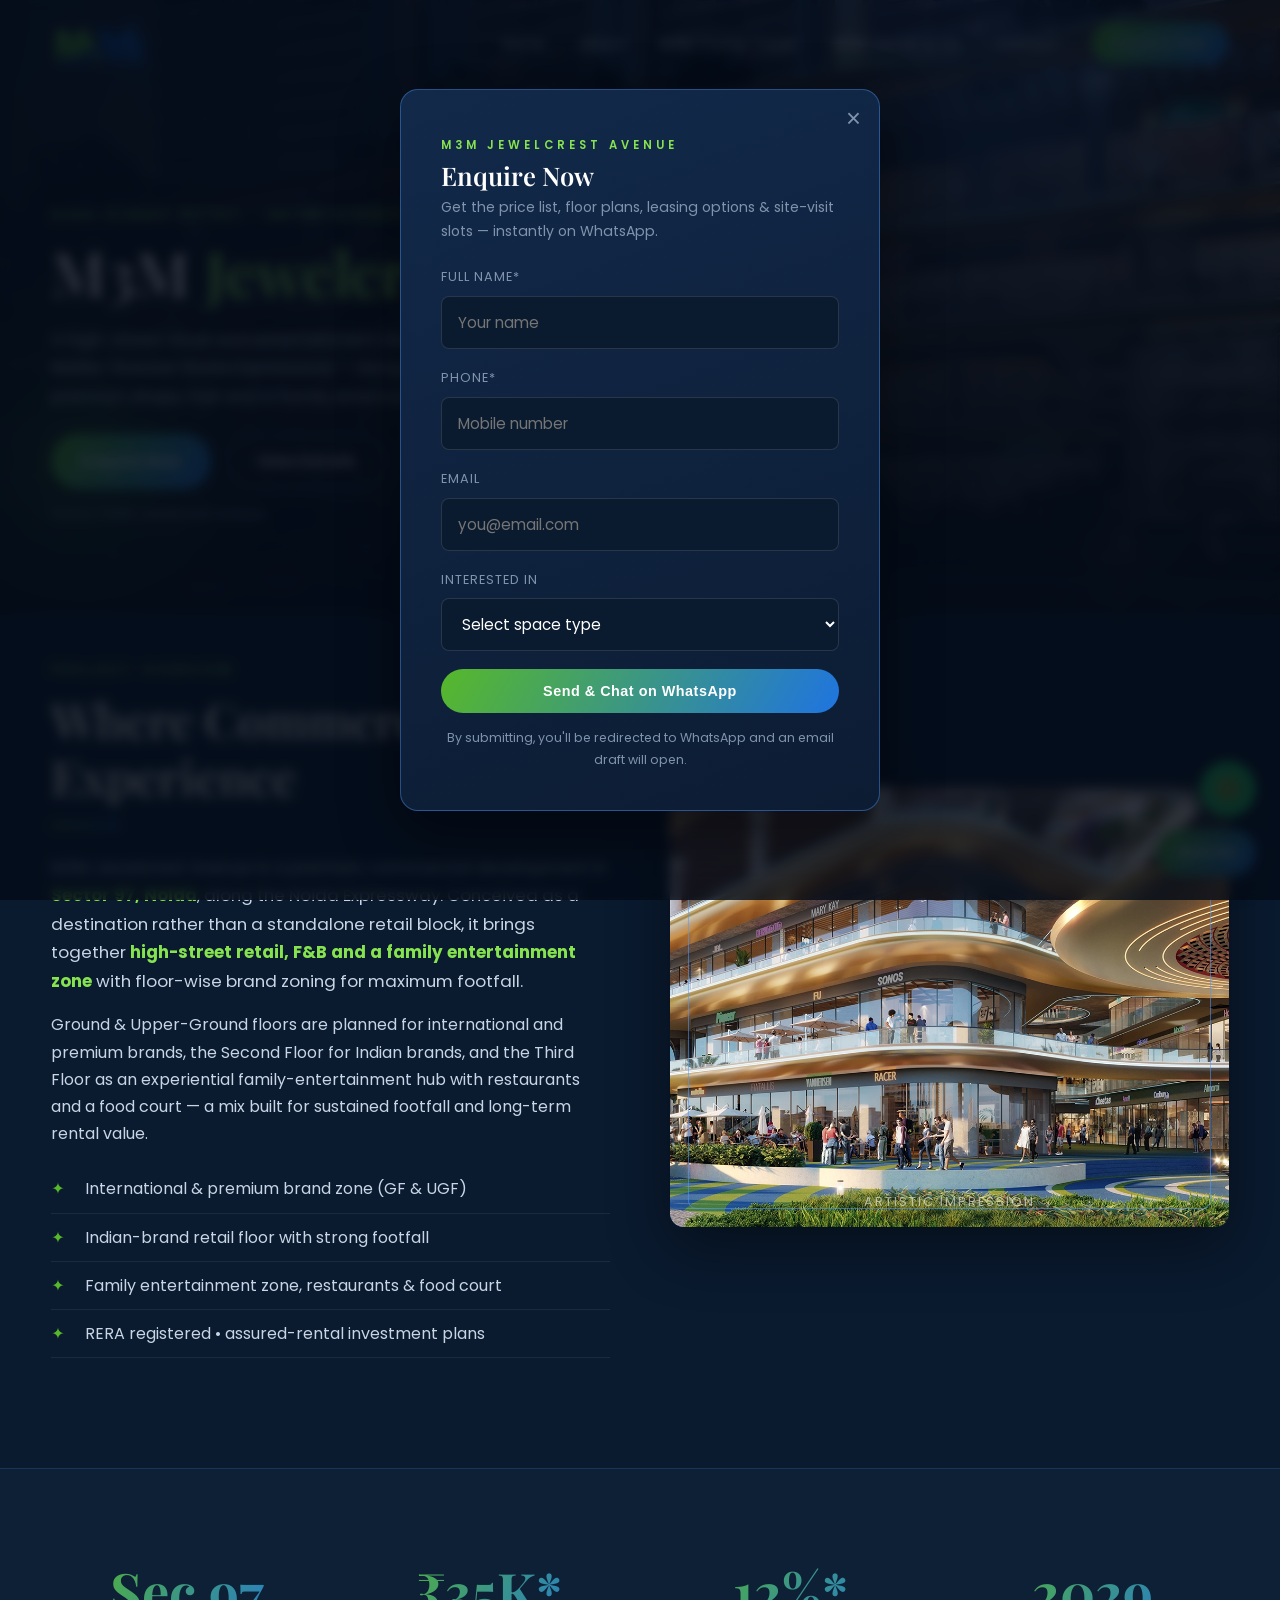
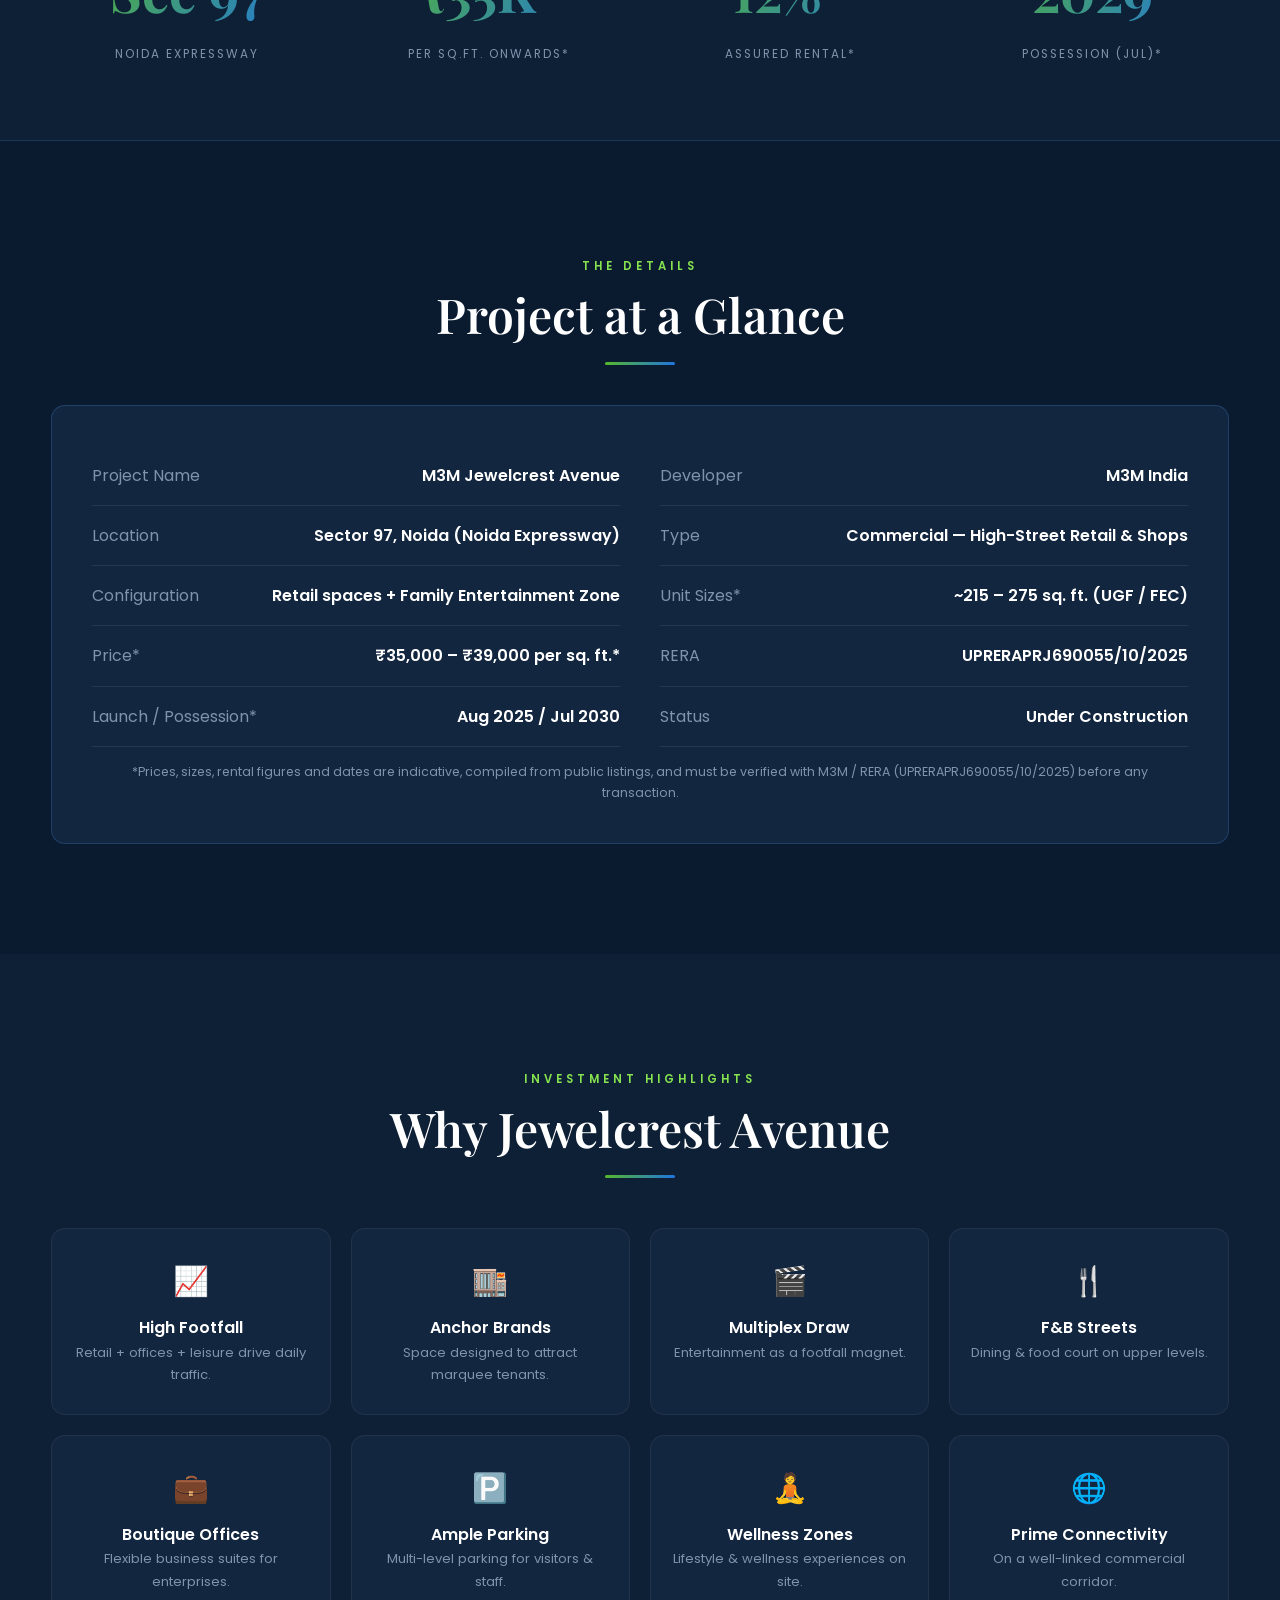
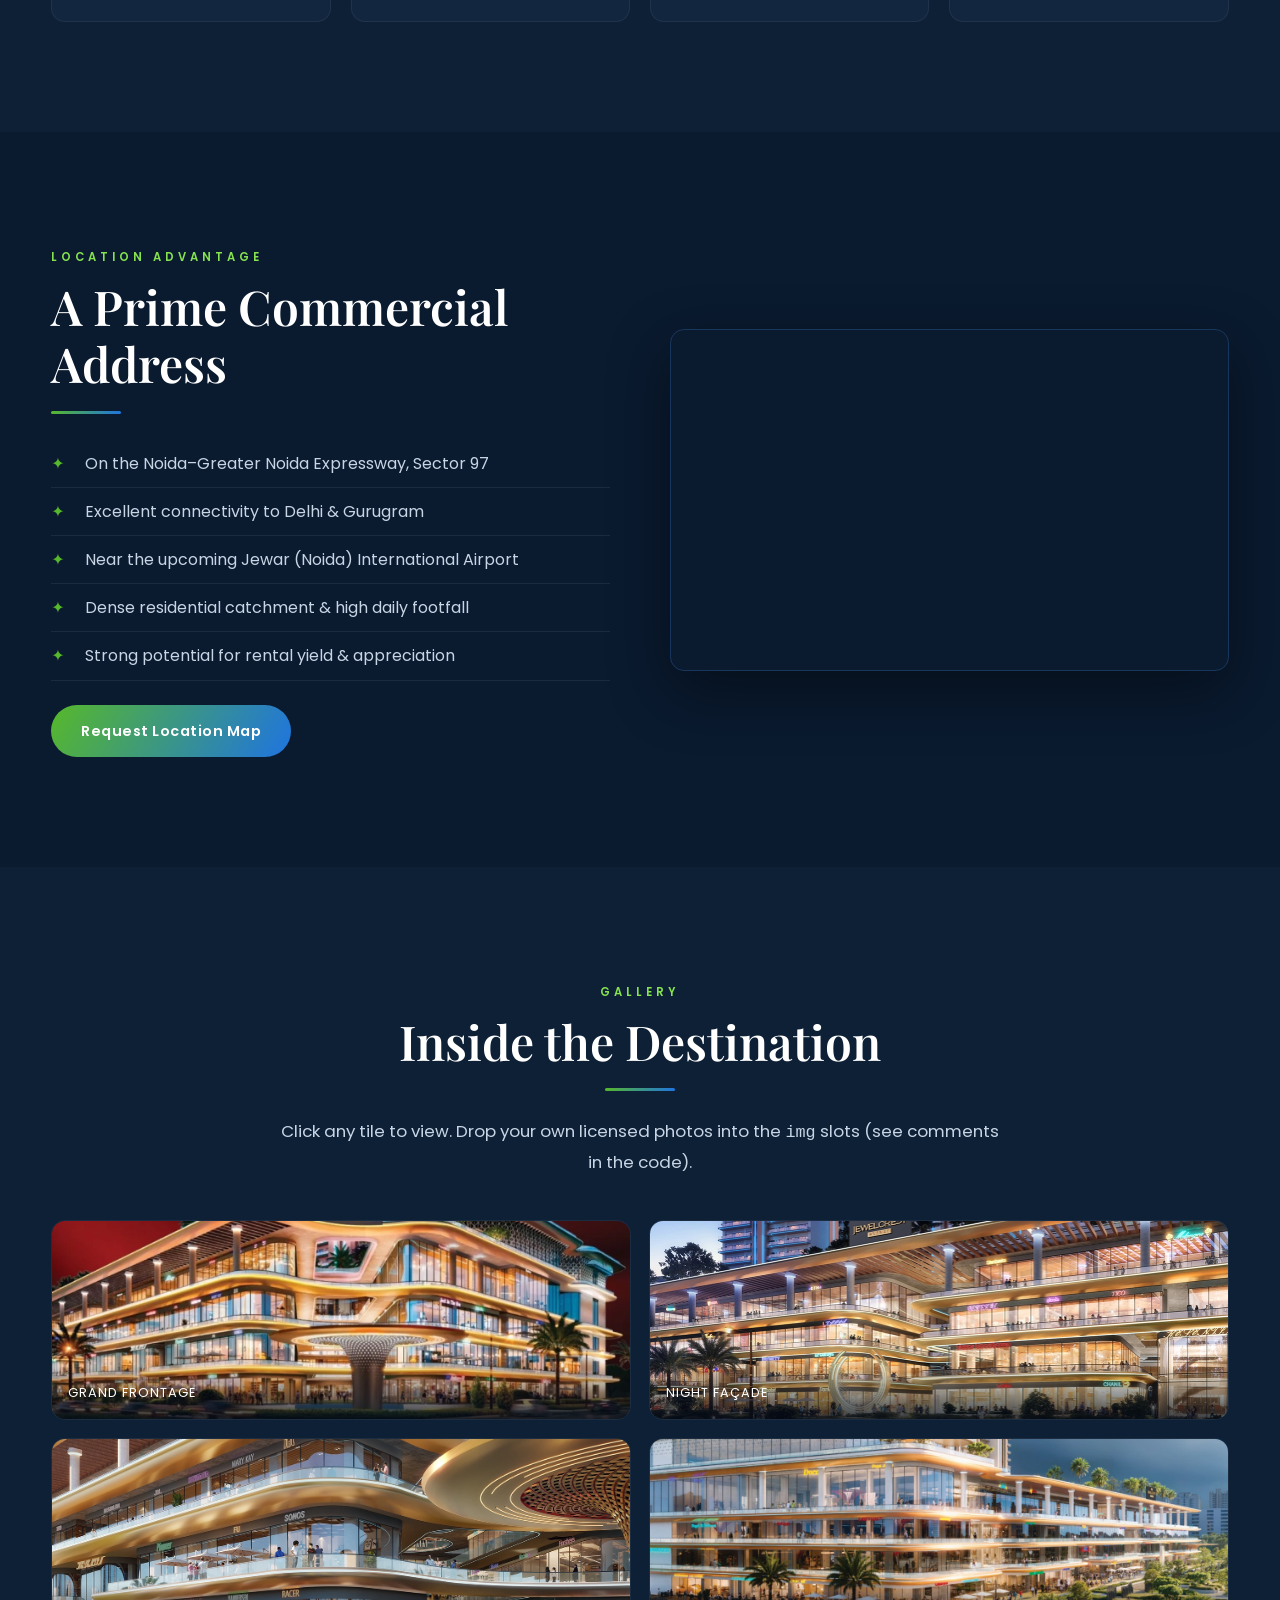
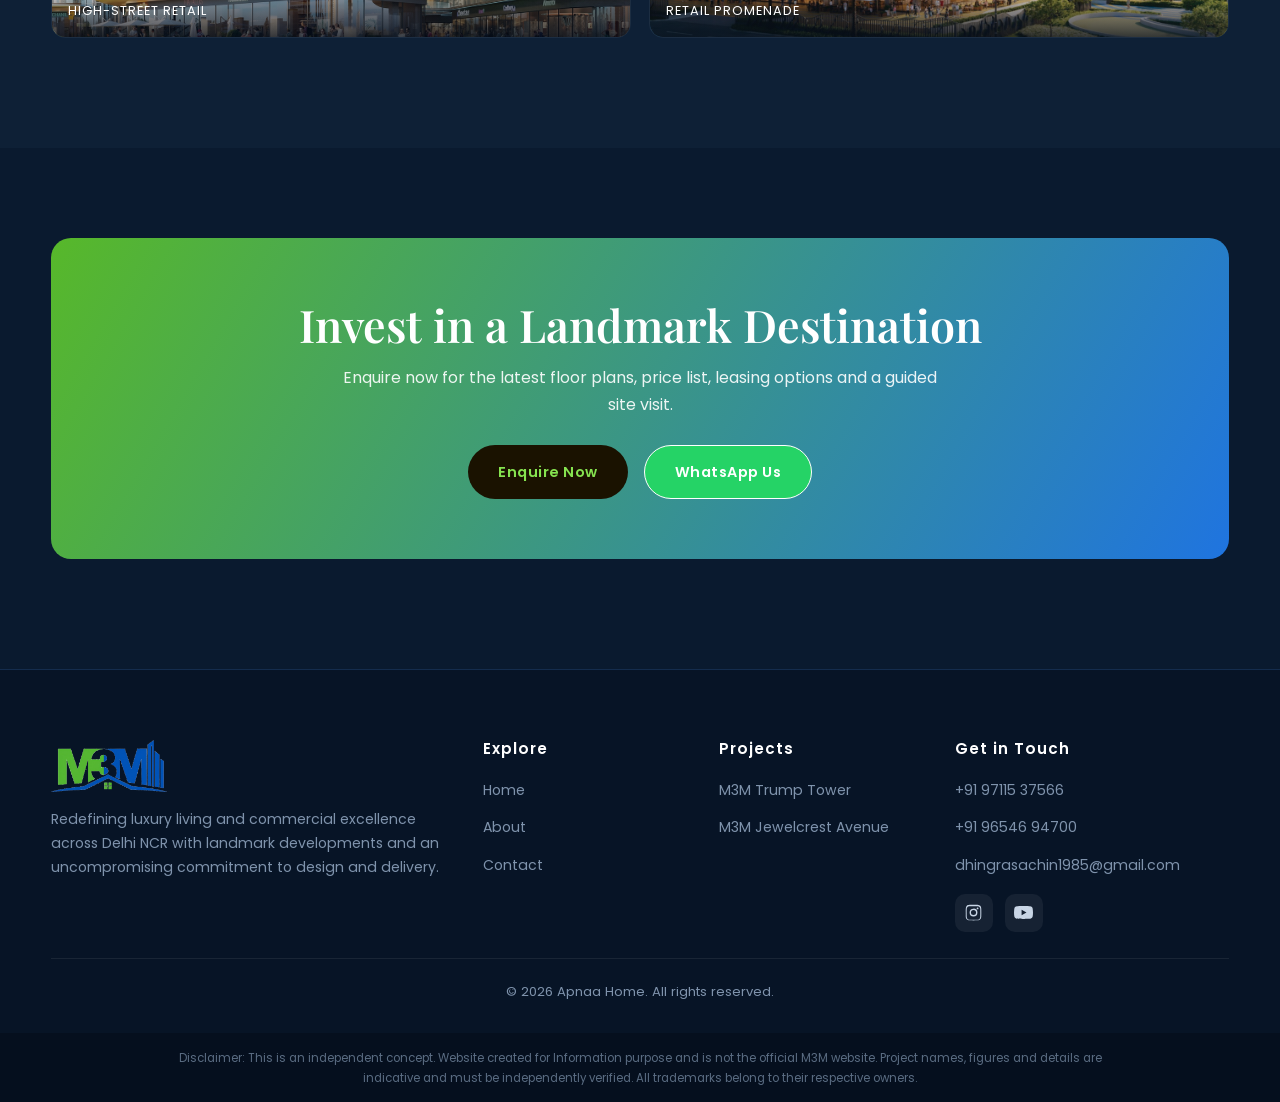
<file: jewelcrest.html>
<!DOCTYPE html>
<html lang="en-IN">
<head>
  <meta charset="UTF-8" />
  <meta name="viewport" content="width=device-width, initial-scale=1.0" />
  <title>M3M Jewelcrest Avenue — High-Street Retail, Sector 97 Noida</title>
  <meta name="description" content="M3M Jewelcrest Avenue — a high-street retail &amp; entertainment destination in Sector 97, Noida (Noida Expressway) by M3M India. RERA UPRERAPRJ690055/10/2025." />
  <link rel="preconnect" href="https://fonts.googleapis.com" />
  <link rel="preconnect" href="https://fonts.gstatic.com" crossorigin />
  <link href="https://fonts.googleapis.com/css2?family=Playfair+Display:wght@500;600;700&family=Poppins:wght@300;400;500;600;700&display=swap" rel="stylesheet" />
  <link rel="icon" href="asset/favicon.ico" sizes="any" />
  <link rel="icon" type="image/png" sizes="32x32" href="asset/favicon-32.png" />
  <link rel="icon" type="image/png" sizes="16x16" href="asset/favicon-16.png" />
  <link rel="apple-touch-icon" sizes="180x180" href="asset/favicon-180.png" />
  <link rel="stylesheet" href="css/style.css" />
</head>
<body>

  <nav class="nav">
    <div class="container">
      <a href="index.html" class="logo"><img class="logo-img" src="asset/logo.png" alt="m3mrealestates.com — Find, Invest, Grow" /></a>
      <ul class="nav-links">
        <li><a href="index.html">Home</a></li>
        <li><a href="about.html">About</a></li>
        <li><a href="trump-tower.html">M3M Trump Tower</a></li>
        <li><a href="jewelcrest.html" class="active">M3M Jacob &amp; Co</a></li>
        <li><a href="contact.html">Contact</a></li>
        <li><a href="#" data-open-modal class="btn btn-gold nav-cta">Enquire Now</a></li>
      </ul>
      <button class="hamburger" aria-label="Menu"><span></span><span></span><span></span></button>
    </div>
  </nav>

  <header class="page-hero has-banner">
    <div class="hero-bg"></div>
    <div class="hero-banner" style="background-image:url('asset/jewelcrest-hero.webp');"></div>
    <div class="hero-orb o1"></div>
    <div class="hero-orb o2"></div>
    <div class="container">
      <span class="eyebrow reveal">High-Street Retail • Entertainment • Sector 97, Noida</span>
      <h1 class="reveal d1">M3M <span class="text-gold">Jewelcrest Avenue</span></h1>
      <p class="lead reveal d2" style="margin-top:16px;">A high-street retail and entertainment destination in Sector 97, Noida, along the Noida–Greater Noida Expressway — designed as a footfall-driven landmark of premium shops, F&amp;B and a family entertainment zone by M3M India.</p>
      <div class="hero-actions reveal d3" style="margin-top:24px;">
        <a href="#" data-open-modal class="btn btn-gold">Enquire Now</a>
        <a href="#specs" class="btn btn-ghost">View Details</a>
      </div>
      <div class="breadcrumb reveal d4"><a href="index.html">Home</a> / M3M Jewelcrest Avenue</div>
    </div>
  </header>

  <section class="section" style="padding-top:40px;">
    <div class="container split">
      <div class="reveal">
        <span class="eyebrow">Project Overview</span>
        <h2 class="section-title">Where Commerce Meets Experience</h2>
        <div class="gold-line"></div>
        <p class="lead">M3M Jewelcrest Avenue is a premium commercial development in <strong class="text-gold">Sector 97, Noida</strong>, along the Noida Expressway. Conceived as a destination rather than a standalone retail block, it brings together <strong class="text-gold">high-street retail, F&amp;B and a family entertainment zone</strong> with floor-wise brand zoning for maximum footfall.</p>
        <p style="margin-top:16px;">Ground &amp; Upper-Ground floors are planned for international and premium brands, the Second Floor for Indian brands, and the Third Floor as an experiential family-entertainment hub with restaurants and a food court — a mix built for sustained footfall and long-term rental value.</p>
        <ul class="feature-list">
          <li>International &amp; premium brand zone (GF &amp; UGF)</li>
          <li>Indian-brand retail floor with strong footfall</li>
          <li>Family entertainment zone, restaurants &amp; food court</li>
          <li>RERA registered • assured-rental investment plans</li>
        </ul>
      </div>
      <div class="visual reveal d2 ph-b">
        <img src="asset/jewelcrest-retail-1.webp" alt="M3M Jewelcrest Avenue retail" style="position:absolute; inset:0; width:100%; height:100%; object-fit:cover; z-index:1;" onerror="this.style.display='none'" />
        <div class="visual-frame"></div>
        <span style="z-index:2; color:rgba(255,255,255,.55); letter-spacing:2px; text-transform:uppercase; font-size:.8rem; align-self:flex-end; margin:0 auto 14px;">Artistic Impression</span>
      </div>
    </div>
  </section>

  <section class="stats" style="padding:56px 0;">
    <div class="container">
      <div class="stats-grid">
        <div class="stat reveal"><div class="num">Sec <span data-count="97">0</span></div><div class="label">Noida Expressway</div></div>
        <div class="stat reveal d1"><div class="num">₹<span data-count="35">0</span>K*</div><div class="label">Per Sq.Ft. Onwards*</div></div>
        <div class="stat reveal d2"><div class="num"><span data-count="12">0</span>%*</div><div class="label">Assured Rental*</div></div>
        <div class="stat reveal d3"><div class="num"><span data-count="2030">0</span></div><div class="label">Possession (Jul)*</div></div>
      </div>
    </div>
  </section>

  <section class="section" id="specs">
    <div class="container">
      <div class="center reveal" style="margin-bottom:40px;">
        <span class="eyebrow">The Details</span>
        <h2 class="section-title">Project at a Glance</h2>
        <div class="gold-line"></div>
      </div>
      <div class="form-card reveal" style="border-color:rgba(79,155,255,.22);">
        <div class="specs">
          <div class="spec-row"><span>Project Name</span><span>M3M Jewelcrest Avenue</span></div>
          <div class="spec-row"><span>Developer</span><span>M3M India</span></div>
          <div class="spec-row"><span>Location</span><span>Sector 97, Noida (Noida Expressway)</span></div>
          <div class="spec-row"><span>Type</span><span>Commercial — High-Street Retail &amp; Shops</span></div>
          <div class="spec-row"><span>Configuration</span><span>Retail spaces + Family Entertainment Zone</span></div>
          <div class="spec-row"><span>Unit Sizes*</span><span>~215 – 275 sq. ft. (UGF / FEC)</span></div>
          <div class="spec-row"><span>Price*</span><span>₹35,000 – ₹39,000 per sq. ft.*</span></div>
          <div class="spec-row"><span>RERA</span><span>UPRERAPRJ690055/10/2025</span></div>
          <div class="spec-row"><span>Launch / Possession*</span><span>Aug 2025 / Jul 2030</span></div>
          <div class="spec-row"><span>Status</span><span>Under Construction</span></div>
        </div>
        <p class="form-note">*Prices, sizes, rental figures and dates are indicative, compiled from public listings, and must be verified with M3M / RERA (UPRERAPRJ690055/10/2025) before any transaction.</p>
      </div>
    </div>
  </section>

  <section class="section" style="background:var(--charcoal);">
    <div class="container">
      <div class="center reveal" style="margin-bottom:50px;">
        <span class="eyebrow">Investment Highlights</span>
        <h2 class="section-title">Why Jewelcrest Avenue</h2>
        <div class="gold-line"></div>
      </div>
      <div class="amen-grid">
        <div class="amen reveal"><div class="ico">📈</div><h4>High Footfall</h4><p>Retail + offices + leisure drive daily traffic.</p></div>
        <div class="amen reveal d1"><div class="ico">🏬</div><h4>Anchor Brands</h4><p>Space designed to attract marquee tenants.</p></div>
        <div class="amen reveal d2"><div class="ico">🎬</div><h4>Multiplex Draw</h4><p>Entertainment as a footfall magnet.</p></div>
        <div class="amen reveal d3"><div class="ico">🍴</div><h4>F&amp;B Streets</h4><p>Dining &amp; food court on upper levels.</p></div>
        <div class="amen reveal"><div class="ico">💼</div><h4>Boutique Offices</h4><p>Flexible business suites for enterprises.</p></div>
        <div class="amen reveal d1"><div class="ico">🅿️</div><h4>Ample Parking</h4><p>Multi-level parking for visitors &amp; staff.</p></div>
        <div class="amen reveal d2"><div class="ico">🧘</div><h4>Wellness Zones</h4><p>Lifestyle &amp; wellness experiences on site.</p></div>
        <div class="amen reveal d3"><div class="ico">🌐</div><h4>Prime Connectivity</h4><p>On a well-linked commercial corridor.</p></div>
      </div>
    </div>
  </section>

  <section class="section">
    <div class="container split">
      <div class="reveal">
        <span class="eyebrow">Location Advantage</span>
        <h2 class="section-title">A Prime Commercial Address</h2>
        <div class="gold-line"></div>
        <ul class="feature-list">
          <li>On the Noida–Greater Noida Expressway, Sector 97</li>
          <li>Excellent connectivity to Delhi &amp; Gurugram</li>
          <li>Near the upcoming Jewar (Noida) International Airport</li>
          <li>Dense residential catchment &amp; high daily footfall</li>
          <li>Strong potential for rental yield &amp; appreciation</li>
        </ul>
        <a href="#" data-open-modal class="btn btn-gold" style="margin-top:24px;">Request Location Map</a>
      </div>
      <div class="map-wrap reveal d2">
        <iframe class="map-frame" style="height:100%; min-height:340px;" src="https://www.google.com/maps?q=Sector+97+Noida+Noida+Expressway&output=embed" loading="lazy" referrerpolicy="no-referrer-when-downgrade" title="M3M Jewelcrest Avenue location"></iframe>
      </div>
    </div>
  </section>

  <!-- GALLERY -->
  <section class="section" style="background:var(--charcoal);">
    <div class="container">
      <div class="center reveal" style="margin-bottom:44px;">
        <span class="eyebrow">Gallery</span>
        <h2 class="section-title">Inside the Destination</h2>
        <div class="gold-line"></div>
        <p class="lead center" style="margin-inline:auto;">Click any tile to view. Drop your own licensed photos into the <code>img</code> slots (see comments in the code).</p>
      </div>
            <div class="gallery-grid gallery-2 reveal">
        <div class="g-item"><img src="asset/jewelcrest-front.webp" alt="M3M Jewelcrest Avenue — Grand Frontage" onerror="this.remove()" /><span class="g-fallback ph-c"></span><span class="g-cap">Grand Frontage</span></div>
        <div class="g-item"><img src="asset/jewelcrest-hero.webp" alt="M3M Jewelcrest Avenue — Night Façade" onerror="this.remove()" /><span class="g-fallback ph-b"></span><span class="g-cap">Night Façade</span></div>
        <div class="g-item"><img src="asset/jewelcrest-retail-1.webp" alt="M3M Jewelcrest Avenue — High-Street Retail" onerror="this.remove()" /><span class="g-fallback ph-a"></span><span class="g-cap">High-Street Retail</span></div>
        <div class="g-item"><img src="asset/jewelcrest-retail-2.jpg" alt="M3M Jewelcrest Avenue — Retail Promenade" onerror="this.remove()" /><span class="g-fallback ph-d"></span><span class="g-cap">Retail Promenade</span></div>
      </div>
    </div>
  </section>

  <section class="section" style="padding-top:90px;">
    <div class="container reveal">
      <div class="cta-band">
        <h2>Invest in a Landmark Destination</h2>
        <p>Enquire now for the latest floor plans, price list, leasing options and a guided site visit.</p>
        <div class="hero-actions" style="justify-content:center;">
          <a href="#" data-open-modal class="btn" style="background:#1a1200;color:var(--gold-light);">Enquire Now</a>
          <a href="#" class="btn btn-ghost fab-wa">WhatsApp Us</a>
        </div>
      </div>
    </div>
  </section>

  <footer class="footer">
    <div class="container footer-grid">
      <div>
        <a href="index.html" class="logo"><img class="logo-img" src="asset/logo.png" alt="m3mrealestates.com — Find, Invest, Grow" /></a>
        <p class="about">Redefining luxury living and commercial excellence across Delhi NCR with landmark developments and an uncompromising commitment to design and delivery.</p>
      </div>
      <div><h4>Explore</h4><ul><li><a href="index.html">Home</a></li><li><a href="about.html">About</a></li><li><a href="contact.html">Contact</a></li></ul></div>
      <div><h4>Projects</h4><ul><li><a href="trump-tower.html">M3M Trump Tower</a></li><li><a href="jewelcrest.html">M3M Jewelcrest Avenue</a></li></ul></div>
      <div><h4>Get in Touch</h4><ul><li><a href="tel:+919711537566">+91 97115 37566</a></li><li><a href="tel:+919654694700">+91 96546 94700</a></li><li><a href="mailto:dhingrasachin1985@gmail.com">dhingrasachin1985@gmail.com</a></li></ul><div class="social"><a href="https://www.instagram.com/apnaa_home/" target="_blank" rel="noopener" aria-label="Instagram"><svg viewBox="0 0 24 24"><path d="M12 2.2c3.2 0 3.6 0 4.9.07 1.2.05 1.8.25 2.2.42.6.2 1 .5 1.4.9.4.4.7.8.9 1.4.17.4.37 1 .42 2.2.06 1.3.07 1.7.07 4.9s0 3.6-.07 4.9c-.05 1.2-.25 1.8-.42 2.2-.2.6-.5 1-.9 1.4-.4.4-.8.7-1.4.9-.4.17-1 .37-2.2.42-1.3.06-1.7.07-4.9.07s-3.6 0-4.9-.07c-1.2-.05-1.8-.25-2.2-.42-.6-.2-1-.5-1.4-.9-.4-.4-.7-.8-.9-1.4-.17-.4-.37-1-.42-2.2C2.21 15.6 2.2 15.2 2.2 12s0-3.6.07-4.9c.05-1.2.25-1.8.42-2.2.2-.6.5-1 .9-1.4.4-.4.8-.7 1.4-.9.4-.17 1-.37 2.2-.42C8.4 2.21 8.8 2.2 12 2.2zm0 1.8c-3.15 0-3.5.01-4.75.07-.9.04-1.4.2-1.7.32-.43.17-.74.37-1.06.7-.32.32-.52.63-.7 1.06-.12.3-.28.8-.32 1.7-.06 1.25-.07 1.6-.07 4.75s.01 3.5.07 4.75c.04.9.2 1.4.32 1.7.17.43.37.74.7 1.06.32.32.63.52 1.06.7.3.12.8.28 1.7.32 1.25.06 1.6.07 4.75.07s3.5-.01 4.75-.07c.9-.04 1.4-.2 1.7-.32.43-.17.74-.37 1.06-.7.32-.32.52-.63.7-1.06.12-.3.28-.8.32-1.7.06-1.25.07-1.6.07-4.75s-.01-3.5-.07-4.75c-.04-.9-.2-1.4-.32-1.7a2.85 2.85 0 0 0-.7-1.06 2.85 2.85 0 0 0-1.06-.7c-.3-.12-.8-.28-1.7-.32C15.5 4.01 15.15 4 12 4zm0 3.06A4.94 4.94 0 1 1 12 17a4.94 4.94 0 0 1 0-9.88zm0 8.14A3.2 3.2 0 1 0 12 8.8a3.2 3.2 0 0 0 0 6.4zm6.3-8.34a1.15 1.15 0 1 1-2.3 0 1.15 1.15 0 0 1 2.3 0z"/></svg></a><a href="https://www.youtube.com/@Apnaa_home" target="_blank" rel="noopener" aria-label="YouTube"><svg viewBox="0 0 24 24"><path d="M23.5 6.5a3 3 0 0 0-2.1-2.1C19.5 3.9 12 3.9 12 3.9s-7.5 0-9.4.5A3 3 0 0 0 .5 6.5 31.3 31.3 0 0 0 0 12a31.3 31.3 0 0 0 .5 5.5 3 3 0 0 0 2.1 2.1c1.9.5 9.4.5 9.4.5s7.5 0 9.4-.5a3 3 0 0 0 2.1-2.1A31.3 31.3 0 0 0 24 12a31.3 31.3 0 0 0-.5-5.5zM9.6 15.6V8.4l6.2 3.6-6.2 3.6z"/></svg></a></div></div>
    </div>
<div class="container" style="text-align:center;padding-top:22px;margin-top:26px;border-top:1px solid rgba(255,255,255,.07);color:var(--grey);font-size:.82rem;">© 2026 Apnaa Home. All rights reserved.</div>
  </footer>
  <div class="disclaimer"><div class="container"><p>Disclaimer: This is an independent concept. Website created for Information purpose and is not the official M3M website. Project names, figures and details are indicative and must be independently verified. All trademarks belong to their respective owners.</p></div></div>

  <div class="float-enquire">
    <a href="#" class="fab fab-wa fab-pulse" aria-label="WhatsApp">🟢</a>
    <a href="#" data-open-modal class="fab fab-enquire">Enquire</a>
  </div>

  <!-- ENQUIRY MODAL (auto-opens) -->
  <div class="modal-overlay" id="enquiryModal" data-autopop="true">
    <div class="modal">
      <button class="modal-close" data-close-modal aria-label="Close">&times;</button>
      <span class="eyebrow">M3M Jewelcrest Avenue</span>
      <h3>Enquire Now</h3>
      <p class="sub">Get the price list, floor plans, leasing options &amp; site-visit slots — instantly on WhatsApp.</p>
      <form data-enquiry data-project="M3M Jewelcrest Avenue">
        <input type="hidden" name="project" value="M3M Jewelcrest Avenue" />
        <div class="field"><label>Full Name*</label><input type="text" name="name" placeholder="Your name" required /></div>
        <div class="field"><label>Phone*</label><input type="tel" name="phone" placeholder="Mobile number" required /></div>
        <div class="field"><label>Email</label><input type="email" name="email" placeholder="you@email.com" /></div>
        <div class="field"><label>Interested In</label>
          <select name="interest">
            <option value="">Select space type</option>
            <option>Retail Shop</option>
            <option>Office Space</option>
            <option>Food Court / F&amp;B</option>
            <option>Investment / Leasing</option>
          </select>
        </div>
        <button type="submit" class="btn btn-gold" style="width:100%;justify-content:center;">Send &amp; Chat on WhatsApp</button>
      </form>
      <p class="form-note">By submitting, you'll be redirected to WhatsApp and an email draft will open.</p>
    </div>
  </div>

  <script src="js/main.js"></script>
</body>
</html>
</file>
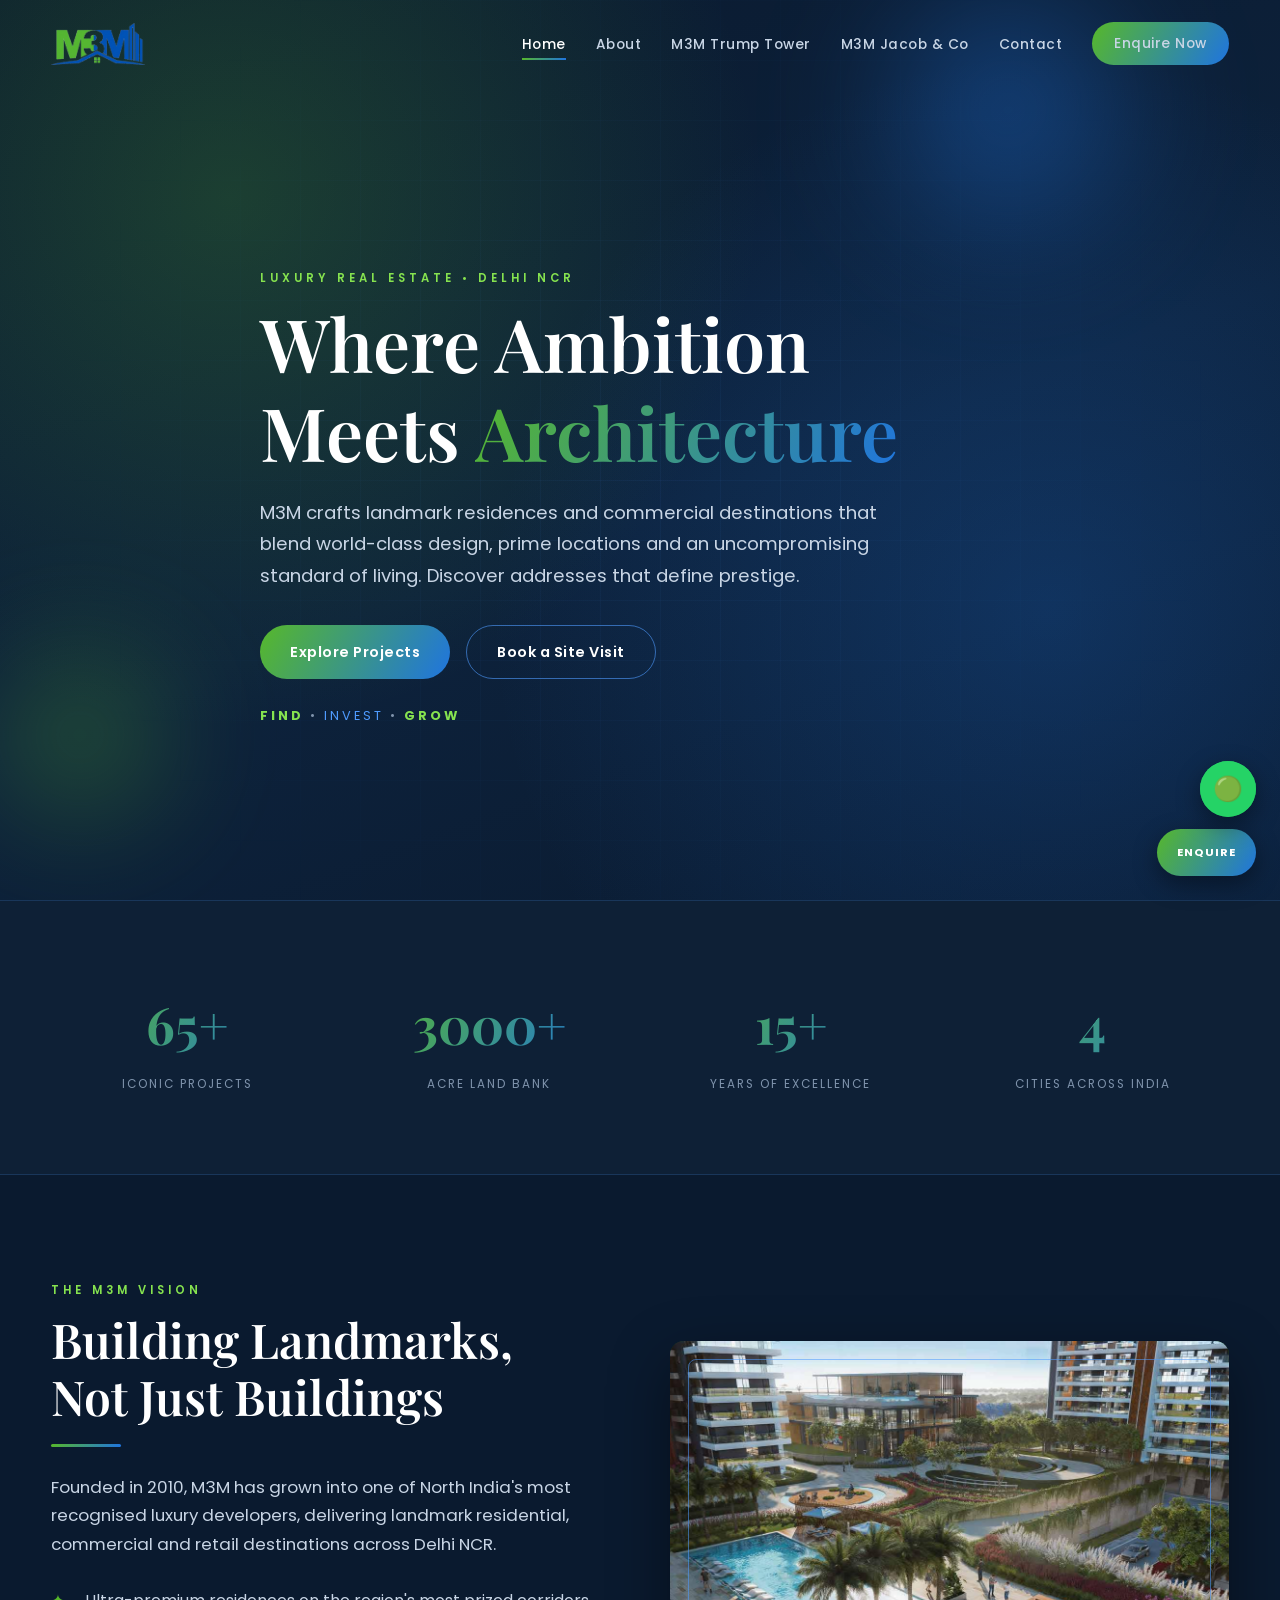
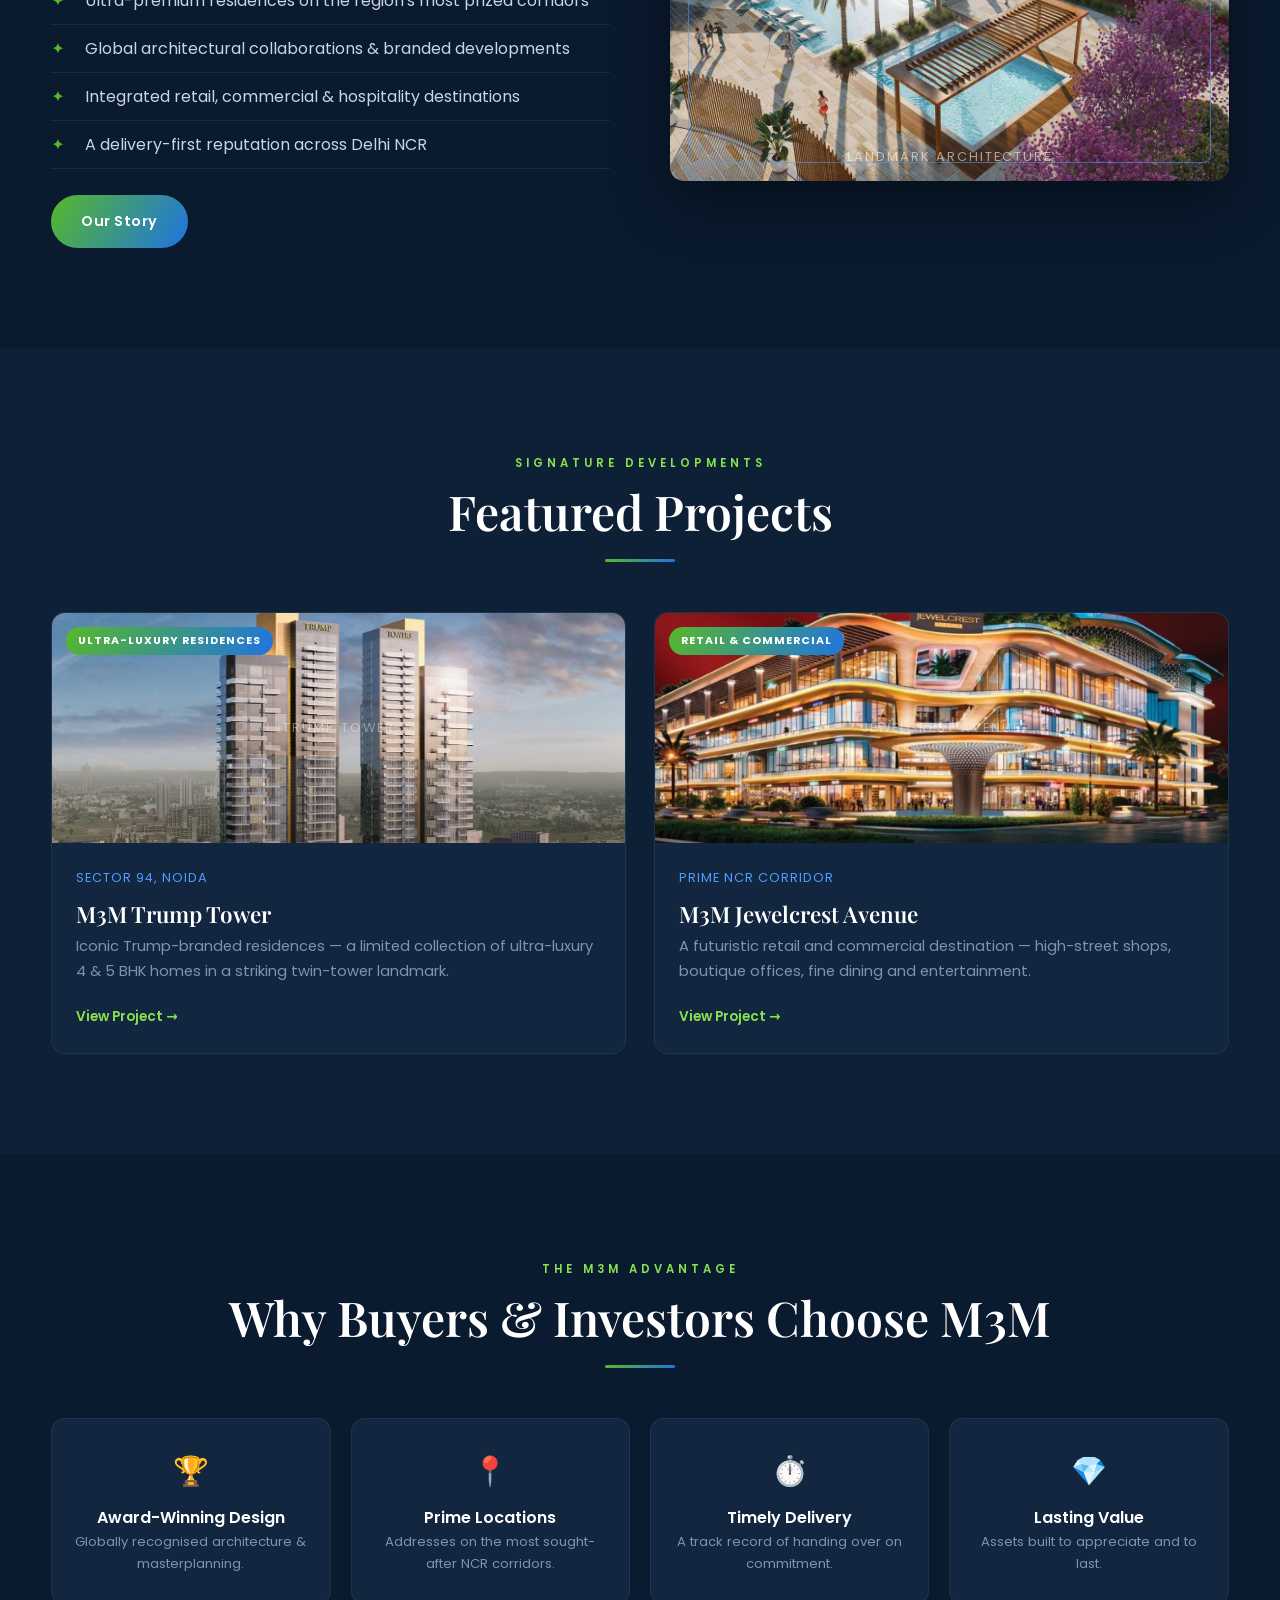
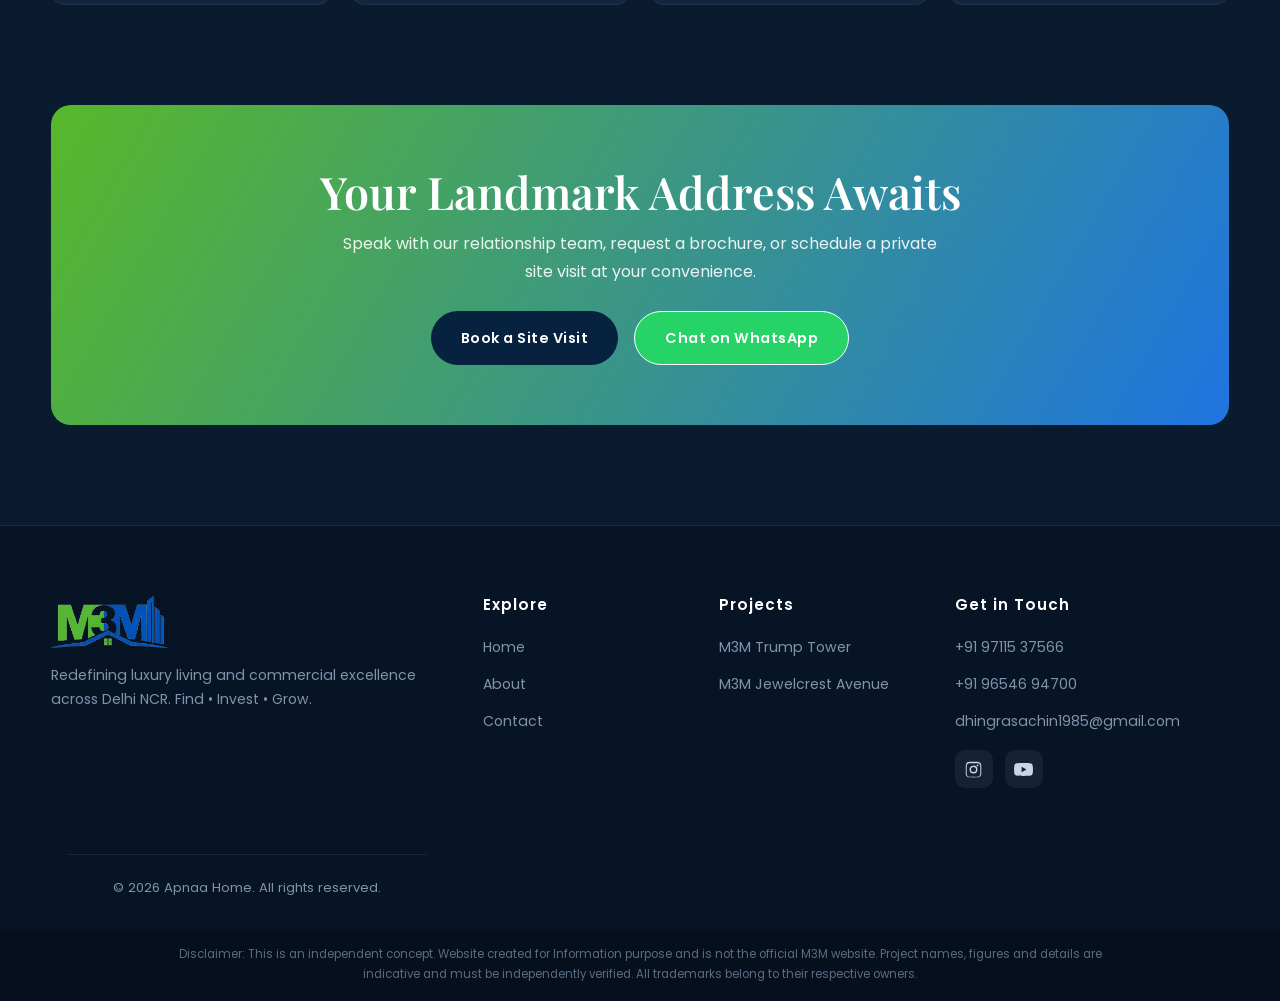
<file: m3m-onepage.html>
<!DOCTYPE html>
<html lang="en-IN">
<head>
<meta charset="UTF-8" />
<meta name="viewport" content="width=device-width, initial-scale=1.0" />
<title>M3M Real Estates — Find • Invest • Grow</title>
<meta name="description" content="M3M Real Estates — luxury residential & commercial projects across Delhi NCR. Explore M3M Trump Tower (Noida) and M3M Jewelcrest Avenue." />
<link rel="preconnect" href="https://fonts.googleapis.com" />
<link rel="preconnect" href="https://fonts.gstatic.com" crossorigin />
<link href="https://fonts.googleapis.com/css2?family=Playfair+Display:wght@500;600;700&family=Poppins:wght@300;400;500;600;700&display=swap" rel="stylesheet" />
<style>
:root{
--green:#57b82a;--green-light:#86e34f;--green-deep:#3d9418;
--blue:#1f74e0;--blue-light:#4f9bff;--blue-deep:#155bb5;--navy:#0a1a2f;
--gold:#2f86e0;--gold-light:#86e34f;--gold-deep:#155bb5;
--black:#0a1a2f;--charcoal:#0e2036;--charcoal-2:#13263f;
--grey:#7f93ac;--grey-light:#c8d5e5;--white:#fff;
--shadow:0 20px 60px rgba(0,0,0,.42);
--gold-grad:linear-gradient(120deg,#3d9418 0%,#57b82a 42%,#1f74e0 100%);
--brand-grad:linear-gradient(120deg,#57b82a 0%,#1f74e0 100%);
--radius:14px;--ease:cubic-bezier(.22,1,.36,1);
}
*{margin:0;padding:0;box-sizing:border-box}
html{scroll-behavior:smooth}
body{font-family:'Poppins',system-ui,sans-serif;background:var(--black);color:var(--grey-light);line-height:1.7;overflow-x:hidden}
h1,h2,h3,h4{font-family:'Playfair Display',serif;color:var(--white);line-height:1.2;font-weight:600}
a{text-decoration:none;color:inherit}img{max-width:100%;display:block}
.container{width:min(1200px,92%);margin-inline:auto}
.section{padding:100px 0;position:relative}
.text-gold{color:var(--green-light)}
.gold-line{width:70px;height:3px;background:var(--brand-grad);border-radius:3px;margin:18px 0 26px}
.center{text-align:center}.center .gold-line{margin-inline:auto}
.eyebrow{text-transform:uppercase;letter-spacing:4px;font-size:.72rem;color:var(--green-light);font-weight:600;margin-bottom:10px;display:inline-block}
.section-title{font-size:clamp(1.9rem,4vw,3rem)}
.lead{color:var(--grey-light);font-size:1.05rem;max-width:720px}
.btn{display:inline-flex;align-items:center;gap:10px;padding:14px 30px;border-radius:50px;font-weight:600;font-size:.9rem;letter-spacing:.5px;cursor:pointer;border:none;transition:transform .35s var(--ease),box-shadow .35s var(--ease);position:relative;overflow:hidden}
.btn-gold{background:var(--brand-grad);color:#fff}
.btn-gold:hover{transform:translateY(-3px);box-shadow:0 12px 30px rgba(31,116,224,.45)}
.btn-ghost{background:transparent;color:#fff;border:1.5px solid rgba(79,155,255,.6)}
.btn-ghost:hover{background:var(--blue);color:#fff;transform:translateY(-3px);border-color:var(--blue)}
.logo-img{height:42px;width:auto;display:block}
.footer .logo-img{height:52px}
@media(max-width:560px){.logo-img{height:34px}}
.nav{position:fixed;top:0;left:0;width:100%;z-index:1000;padding:22px 0;transition:all .4s var(--ease)}
.nav.scrolled{background:rgba(8,20,36,.94);backdrop-filter:blur(14px);padding:14px 0;box-shadow:0 8px 30px rgba(0,0,0,.4)}
.nav .container{display:flex;align-items:center;justify-content:space-between}
.logo{display:flex;align-items:baseline;gap:3px;font-family:'Playfair Display',serif;cursor:pointer}
.logo .m{font-size:1.9rem;font-weight:700;color:var(--green);letter-spacing:1px}
.logo .m:last-of-type{color:var(--blue-light)}
.logo .three{font-size:1.9rem;font-weight:700;color:var(--blue-light)}
.logo small{color:var(--grey);letter-spacing:3px;font-size:.6rem;margin-left:6px;text-transform:uppercase;font-family:'Poppins'}
.nav-links{display:flex;align-items:center;gap:30px;list-style:none}
.nav-links a{font-size:.86rem;font-weight:500;letter-spacing:.5px;color:var(--grey-light);position:relative;padding:4px 0;transition:color .3s;cursor:pointer}
.nav-links a::after{content:'';position:absolute;left:0;bottom:-2px;width:0;height:2px;background:var(--brand-grad);transition:width .35s var(--ease)}
.nav-links a:hover,.nav-links a.active{color:#fff}
.nav-links a:hover::after,.nav-links a.active::after{width:100%}
.nav-cta{padding:10px 22px!important;color:#fff}
.hamburger{display:none;flex-direction:column;gap:5px;cursor:pointer;background:none;border:none}
.hamburger span{width:26px;height:2px;background:#fff;transition:.3s}
.hamburger.open span:nth-child(1){transform:translateY(7px) rotate(45deg)}
.hamburger.open span:nth-child(2){opacity:0}
.hamburger.open span:nth-child(3){transform:translateY(-7px) rotate(-45deg)}
.page{display:none}.page.active{display:block;animation:fadein .5s var(--ease)}
@keyframes fadein{from{opacity:0}to{opacity:1}}
.hero{min-height:100vh;display:flex;align-items:center;position:relative;overflow:hidden;padding-top:90px}
.hero-bg{position:absolute;inset:0;z-index:-2;background:radial-gradient(circle at 18% 22%,rgba(87,184,42,.22),transparent 42%),radial-gradient(circle at 82% 68%,rgba(31,116,224,.24),transparent 46%),linear-gradient(160deg,#0a1a2f 0%,#0d223c 55%,#0a1a2f 100%)}
.hero-bg::before{content:'';position:absolute;inset:0;background-image:linear-gradient(rgba(79,155,255,.06) 1px,transparent 1px),linear-gradient(90deg,rgba(79,155,255,.06) 1px,transparent 1px);background-size:60px 60px;mask-image:radial-gradient(circle at center,#000,transparent 75%)}
.hero-orb{position:absolute;border-radius:50%;filter:blur(60px);opacity:.5;z-index:-1;animation:float 9s ease-in-out infinite}
.hero-orb.o1{width:340px;height:340px;top:-60px;right:8%;background:radial-gradient(circle,var(--blue),transparent 70%)}
.hero-orb.o2{width:240px;height:240px;bottom:5%;left:-40px;animation-delay:-3s;opacity:.45;background:radial-gradient(circle,var(--green),transparent 70%)}
@keyframes float{0%,100%{transform:translateY(0)}50%{transform:translateY(-28px)}}
.hero-content{max-width:760px}
.hero h1{font-size:clamp(2.4rem,6vw,4.6rem);margin-bottom:22px}
.hero h1 .shine{background:var(--brand-grad);-webkit-background-clip:text;background-clip:text;-webkit-text-fill-color:transparent}
.hero p{font-size:1.15rem;margin-bottom:34px;max-width:620px}
.hero-actions{display:flex;gap:16px;flex-wrap:wrap}
.tagline{margin-top:26px;color:var(--grey);letter-spacing:3px;font-size:.8rem;text-transform:uppercase}
.tagline b{color:var(--green-light)}.tagline i{color:var(--blue-light);font-style:normal}
.reveal{opacity:0;transform:translateY(40px);transition:opacity .8s var(--ease),transform .8s var(--ease)}
.reveal.show{opacity:1;transform:none}
.reveal.d1{transition-delay:.1s}.reveal.d2{transition-delay:.2s}.reveal.d3{transition-delay:.3s}.reveal.d4{transition-delay:.4s}
.stats{background:var(--charcoal);border-top:1px solid rgba(79,155,255,.18);border-bottom:1px solid rgba(79,155,255,.18)}
.stats-grid{display:grid;grid-template-columns:repeat(4,1fr);gap:30px}
.stat{text-align:center;padding:20px}
.stat .num{font-family:'Playfair Display',serif;font-size:clamp(2rem,5vw,3.2rem);background:var(--brand-grad);-webkit-background-clip:text;background-clip:text;-webkit-text-fill-color:transparent;font-weight:700}
.stat .label{text-transform:uppercase;letter-spacing:2px;font-size:.74rem;color:var(--grey);margin-top:6px}
.grid{display:grid;gap:28px}.grid.cols-2{grid-template-columns:repeat(2,1fr)}.grid.cols-3{grid-template-columns:repeat(3,1fr)}
.project-card{background:var(--charcoal-2);border-radius:var(--radius);overflow:hidden;border:1px solid rgba(255,255,255,.06);transition:transform .5s var(--ease),box-shadow .5s var(--ease);position:relative}
.project-card:hover{transform:translateY(-10px);box-shadow:var(--shadow);border-color:rgba(79,155,255,.35)}
.project-card:hover .ph-img{transform:scale(1.06)}
.ph-img{height:230px;position:relative;overflow:hidden;transition:transform .6s var(--ease);display:flex;align-items:center;justify-content:center;color:rgba(255,255,255,.4);font-size:.8rem;letter-spacing:2px;text-transform:uppercase}
.ph-a{background:linear-gradient(135deg,#123a1a,#2a6b1e,#0e2036)}
.ph-b{background:linear-gradient(135deg,#0f2a4a,#1f5fae,#0e2036)}
.ph-c{background:linear-gradient(135deg,#10233c,#1b4c86,#0a1a2f)}
.ph-d{background:linear-gradient(135deg,#123a2a,#1f74e0,#0e2036)}
.ph-badge{position:absolute;top:14px;left:14px;background:var(--brand-grad);color:#fff;font-size:.68rem;font-weight:700;padding:5px 12px;border-radius:30px;letter-spacing:1px}
.project-card .body{padding:24px}
.project-card h3{font-size:1.4rem;margin-bottom:6px}
.project-card .meta{color:var(--blue-light);font-size:.8rem;letter-spacing:1px;text-transform:uppercase;margin-bottom:12px}
.project-card p{font-size:.92rem;color:var(--grey);margin-bottom:18px}
.card-link{color:var(--green-light);font-weight:600;font-size:.85rem;display:inline-flex;align-items:center;gap:6px;transition:gap .3s;cursor:pointer}
.project-card:hover .card-link{gap:12px}
.split{display:grid;grid-template-columns:1fr 1fr;gap:60px;align-items:center}
.split .visual{height:440px;border-radius:var(--radius);position:relative;overflow:hidden;box-shadow:var(--shadow);display:flex;align-items:center;justify-content:center}
.visual-frame{position:absolute;inset:18px;border:1px solid rgba(79,155,255,.55);border-radius:8px;z-index:2;pointer-events:none}
.feature-list{list-style:none;margin-top:18px}
.feature-list li{padding:10px 0 10px 34px;position:relative;border-bottom:1px solid rgba(255,255,255,.07)}
.feature-list li::before{content:'\2726';position:absolute;left:0;color:var(--green)}
.amen-grid{display:grid;grid-template-columns:repeat(4,1fr);gap:20px}
.amen{background:var(--charcoal-2);border:1px solid rgba(255,255,255,.06);border-radius:var(--radius);padding:28px 20px;text-align:center;transition:.4s var(--ease)}
.amen:hover{border-color:rgba(87,184,42,.55);transform:translateY(-6px);background:var(--charcoal)}
.amen .ico{font-size:1.8rem;margin-bottom:12px}
.amen h4{font-size:1rem;font-family:'Poppins';color:#fff;margin-bottom:4px}
.amen p{font-size:.82rem;color:var(--grey)}
.specs{display:grid;grid-template-columns:repeat(2,1fr);gap:0 40px}
.spec-row{display:flex;justify-content:space-between;padding:16px 0;border-bottom:1px solid rgba(255,255,255,.08);gap:16px}
.spec-row span:first-child{color:var(--grey)}.spec-row span:last-child{color:#fff;font-weight:600;text-align:right}
.timeline{position:relative;margin-top:40px}
.timeline::before{content:'';position:absolute;left:120px;top:0;bottom:0;width:2px;background:linear-gradient(var(--green),var(--blue))}
.tl-item{display:grid;grid-template-columns:120px 1fr;gap:34px;margin-bottom:34px;position:relative}
.tl-year{text-align:right;color:var(--blue-light);font-family:'Playfair Display';font-size:1.3rem;font-weight:700}
.tl-body{position:relative;padding-left:14px}
.tl-body::before{content:'';position:absolute;left:-24px;top:8px;width:12px;height:12px;border-radius:50%;background:var(--green);box-shadow:0 0 0 4px rgba(87,184,42,.22)}
.tl-body h4{font-family:'Poppins';font-size:1.05rem;margin-bottom:4px}.tl-body p{font-size:.9rem;color:var(--grey)}
.leader-card{background:var(--charcoal-2);border-radius:var(--radius);padding:30px;text-align:center;border:1px solid rgba(255,255,255,.06);transition:.4s var(--ease)}
.leader-card:hover{transform:translateY(-8px);border-color:rgba(79,155,255,.45)}
.leader-avatar{width:96px;height:96px;border-radius:50%;margin:0 auto 18px;background:var(--brand-grad);display:flex;align-items:center;justify-content:center;font-family:'Playfair Display';font-size:2rem;color:#fff;font-weight:700}
.leader-card h4{font-family:'Poppins';font-size:1.1rem}
.leader-card .role{color:var(--green-light);font-size:.8rem;letter-spacing:1px;text-transform:uppercase;margin-bottom:10px}
.leader-card p{font-size:.86rem;color:var(--grey)}
.cta-band{background:var(--brand-grad);color:#fff;border-radius:20px;padding:60px;text-align:center;position:relative;overflow:hidden}
.cta-band h2{color:#fff;font-size:clamp(1.8rem,4vw,2.8rem)}
.cta-band p{color:rgba(255,255,255,.9);max-width:620px;margin:12px auto 26px}
.cta-band .btn-ghost{border-color:#fff;color:#fff}.cta-band .btn-ghost:hover{background:#fff;color:var(--blue)}
.page-hero{padding:180px 0 90px;position:relative;overflow:hidden}
.page-hero.has-banner{padding-top:200px}
.hero-banner{position:absolute;inset:0;z-index:-2;background-size:cover;background-position:center;background-repeat:no-repeat}
.hero-banner::after{content:'';position:absolute;inset:0;background:linear-gradient(90deg,rgba(6,16,30,.92) 0%,rgba(6,16,30,.72) 45%,rgba(6,16,30,.35) 100%),linear-gradient(0deg,rgba(6,16,30,.85),rgba(6,16,30,.15))}
.page-hero h1{font-size:clamp(2.2rem,5vw,3.8rem)}
.breadcrumb{color:var(--grey);font-size:.82rem;margin-top:14px}.breadcrumb span{cursor:pointer}.breadcrumb span:hover{color:var(--green-light)}
.form-card{background:var(--charcoal-2);border:1px solid rgba(79,155,255,.22);border-radius:var(--radius);padding:40px}
.form-row{display:grid;grid-template-columns:1fr 1fr;gap:18px}
.field{margin-bottom:18px}
.field label{display:block;font-size:.8rem;letter-spacing:1px;text-transform:uppercase;color:var(--grey);margin-bottom:8px}
.field input,.field select,.field textarea{width:100%;padding:14px 16px;background:var(--black);border:1px solid rgba(255,255,255,.12);border-radius:8px;color:#fff;font-family:inherit;font-size:.95rem;transition:.3s}
.field input:focus,.field select:focus,.field textarea:focus{outline:none;border-color:var(--blue);box-shadow:0 0 0 3px rgba(31,116,224,.18)}
.field textarea{resize:vertical;min-height:110px}
.form-note{font-size:.78rem;color:var(--grey);margin-top:14px;text-align:center}
.contact-info{display:flex;flex-direction:column;gap:26px}
.ci-item{display:flex;gap:18px;align-items:flex-start}
.ci-ico{flex:0 0 48px;height:48px;border-radius:12px;background:rgba(31,116,224,.15);display:flex;align-items:center;justify-content:center;font-size:1.3rem}
.ci-item h4{font-family:'Poppins';font-size:1rem;margin-bottom:2px}
.ci-item a,.ci-item p{color:var(--grey-light);font-size:.92rem}.ci-item a:hover{color:var(--green-light)}
.map-frame{border:0;width:100%;height:420px;border-radius:var(--radius);filter:grayscale(.15) contrast(1.05);display:block}
.map-wrap{position:relative;border:1px solid rgba(79,155,255,.22);border-radius:var(--radius);overflow:hidden;box-shadow:var(--shadow)}
.modal-overlay{position:fixed;inset:0;background:rgba(4,12,24,.82);backdrop-filter:blur(6px);z-index:2000;display:flex;align-items:center;justify-content:center;padding:20px;opacity:0;visibility:hidden;transition:opacity .4s,visibility .4s}
.modal-overlay.open{opacity:1;visibility:visible}
.modal{background:linear-gradient(160deg,#12294a,#0c1c33);border:1px solid rgba(79,155,255,.4);border-radius:18px;width:min(480px,100%);padding:40px;position:relative;transform:translateY(30px) scale(.96);transition:transform .5s var(--ease);box-shadow:var(--shadow);max-height:92vh;overflow-y:auto}
.modal-overlay.open .modal{transform:none}
.modal-close{position:absolute;top:16px;right:18px;background:none;border:none;color:var(--grey);font-size:1.6rem;cursor:pointer;transition:.3s;line-height:1}
.modal-close:hover{color:var(--green-light);transform:rotate(90deg)}
.modal h3{font-size:1.6rem;margin-bottom:6px}.modal p.sub{font-size:.88rem;color:var(--grey);margin-bottom:22px}
.float-enquire{position:fixed;right:24px;bottom:24px;z-index:900;display:flex;flex-direction:column;gap:12px;align-items:flex-end}
.fab{width:56px;height:56px;border-radius:50%;display:flex;align-items:center;justify-content:center;font-size:1.5rem;cursor:pointer;border:none;box-shadow:0 8px 24px rgba(0,0,0,.4);transition:transform .3s var(--ease);color:#fff;text-decoration:none}
.fab:hover{transform:scale(1.1)}.fab-wa{background:#25d366}
.fab-enquire{background:var(--brand-grad);color:#fff;font-size:.7rem;font-weight:700;width:auto;height:auto;padding:14px 20px;border-radius:50px;letter-spacing:1px;text-transform:uppercase}
.fab-pulse{position:relative}
.fab-pulse::before{content:'';position:absolute;inset:0;border-radius:50%;background:inherit;animation:pulse 2s infinite;z-index:-1}
@keyframes pulse{0%{transform:scale(1);opacity:.6}100%{transform:scale(1.8);opacity:0}}
.toast{position:fixed;bottom:28px;left:50%;transform:translateX(-50%) translateY(120px);background:var(--charcoal-2);border:1px solid var(--blue);color:#fff;padding:14px 26px;border-radius:50px;z-index:3000;transition:transform .5s var(--ease);font-size:.9rem}
.toast.show{transform:translateX(-50%) translateY(0)}
.gallery-grid{display:grid;grid-template-columns:repeat(3,1fr);gap:18px}
.g-item{position:relative;border-radius:var(--radius);overflow:hidden;cursor:pointer;min-height:200px;display:flex;align-items:flex-end;border:1px solid rgba(255,255,255,.06);transition:transform .5s var(--ease),box-shadow .5s var(--ease)}
.g-item.g-tall{grid-row:span 2;min-height:418px}
.g-item:hover{transform:translateY(-6px);box-shadow:var(--shadow);border-color:rgba(87,184,42,.5)}
.g-item img{position:absolute;inset:0;width:100%;height:100%;object-fit:cover;z-index:1}
.g-item .g-fallback{position:absolute;inset:0;z-index:0}
.g-item .g-cap{position:relative;z-index:2;width:100%;padding:16px;font-size:.8rem;letter-spacing:1px;text-transform:uppercase;color:#fff;background:linear-gradient(transparent,rgba(4,12,24,.78))}
.gallery-grid.gallery-2{grid-template-columns:repeat(2,1fr)}@media(max-width:560px){.gallery-grid.gallery-2{grid-template-columns:1fr}}
.lightbox{position:fixed;inset:0;background:rgba(4,10,20,.94);z-index:2500;display:flex;align-items:center;justify-content:center;opacity:0;visibility:hidden;transition:opacity .35s,visibility .35s}
.lightbox.open{opacity:1;visibility:visible}
.lb-stage{max-width:90vw;max-height:84vh;position:relative;text-align:center}
.lb-stage img{max-width:90vw;max-height:78vh;border-radius:10px;box-shadow:var(--shadow)}
.lb-fallback{width:min(80vw,900px);height:min(60vh,520px);border-radius:10px;display:flex;align-items:center;justify-content:center;color:rgba(255,255,255,.5);letter-spacing:2px;text-transform:uppercase;font-size:.9rem}
.lb-cap{color:var(--grey-light);margin-top:14px;font-size:.85rem;letter-spacing:1px}
.lb-btn{position:fixed;top:50%;transform:translateY(-50%);background:rgba(31,116,224,.18);border:1px solid rgba(79,155,255,.45);color:#fff;width:52px;height:52px;border-radius:50%;font-size:1.5rem;cursor:pointer;transition:.3s;z-index:2600}
.lb-btn:hover{background:var(--blue)}.lb-prev{left:24px}.lb-next{right:24px}
.lb-close{position:fixed;top:22px;right:26px;background:none;border:none;color:#fff;font-size:2.2rem;cursor:pointer;z-index:2600;line-height:1}
.social{display:flex;gap:12px;margin-top:16px}.social a{width:38px;height:38px;border-radius:10px;background:rgba(255,255,255,.06);display:flex;align-items:center;justify-content:center;color:var(--grey-light);transition:.3s var(--ease)}.social a:hover{background:var(--brand-grad);color:#fff;transform:translateY(-3px)}.social svg{width:19px;height:19px;fill:currentColor}
.footer{background:#071426;padding:70px 0 30px;border-top:1px solid rgba(79,155,255,.18)}
.footer-grid{display:grid;grid-template-columns:2fr 1fr 1fr 1.4fr;gap:40px}
.footer h4{font-family:'Poppins';font-size:.95rem;color:#fff;margin-bottom:18px;letter-spacing:1px}
.footer ul{list-style:none}.footer ul li{margin-bottom:10px}
.footer ul a{color:var(--grey);font-size:.88rem;transition:.3s;cursor:pointer}.footer ul a:hover{color:var(--green-light);padding-left:4px}
.footer p.about{color:var(--grey);font-size:.88rem;margin-top:16px}
.footer-bottom{margin-top:50px;padding-top:24px;border-top:1px solid rgba(255,255,255,.07);display:flex;justify-content:space-between;flex-wrap:wrap;gap:12px;color:var(--grey);font-size:.8rem}
.disclaimer{background:#050f1e;padding:16px 0;text-align:center}.disclaimer p{font-size:.72rem;color:#5a6c82;max-width:960px;margin:0 auto}
@media(max-width:940px){.stats-grid{grid-template-columns:repeat(2,1fr)}.grid.cols-2,.grid.cols-3{grid-template-columns:1fr}.amen-grid{grid-template-columns:repeat(2,1fr)}.split{grid-template-columns:1fr;gap:34px}.split .visual{height:320px}.footer-grid{grid-template-columns:1fr 1fr}.specs{grid-template-columns:1fr}.gallery-grid{grid-template-columns:1fr 1fr}.g-item.g-tall{grid-row:auto;min-height:200px}.nav-links{position:fixed;top:0;right:-100%;width:74%;max-width:320px;height:100vh;background:rgba(8,20,36,.98);backdrop-filter:blur(14px);flex-direction:column;justify-content:center;gap:30px;transition:right .45s var(--ease);padding:40px}.nav-links.open{right:0}.hamburger{display:flex;z-index:1100}}
@media(max-width:560px){.section{padding:70px 0}.amen-grid,.stats-grid,.gallery-grid{grid-template-columns:1fr}.form-row{grid-template-columns:1fr}.footer-grid{grid-template-columns:1fr}.timeline::before{left:60px}.tl-item{grid-template-columns:60px 1fr;gap:20px}.cta-band{padding:40px 24px}.modal{padding:30px 24px}}
</style>
  <link rel="icon" href="asset/favicon.ico" sizes="any" />
  <link rel="icon" type="image/png" sizes="32x32" href="asset/favicon-32.png" />
  <link rel="icon" type="image/png" sizes="16x16" href="asset/favicon-16.png" />
  <link rel="apple-touch-icon" sizes="180x180" href="asset/favicon-180.png" />
</head>
<body>

<nav class="nav">
  <div class="container">
    <div class="logo" data-nav="home"><img class="logo-img" src="asset/logo.png" alt="m3mrealestates.com — Find, Invest, Grow" /></div>
    <ul class="nav-links">
      <li><a data-nav="home" class="active">Home</a></li>
      <li><a data-nav="about">About</a></li>
      <li><a data-nav="trump">M3M Trump Tower</a></li>
      <li><a data-nav="jewel">M3M Jacob &amp; Co</a></li>
      <li><a data-nav="contact">Contact</a></li>
      <li><a data-nav="contact" class="btn btn-gold nav-cta">Enquire Now</a></li>
    </ul>
    <button class="hamburger" aria-label="Menu"><span></span><span></span><span></span></button>
  </div>
</nav>

<!-- ================= HOME ================= -->
<div class="page active" id="page-home">
  <header class="hero">
    <div class="hero-bg"></div><div class="hero-orb o1"></div><div class="hero-orb o2"></div>
    <div class="container hero-content">
      <span class="eyebrow reveal">Luxury Real Estate • Delhi NCR</span>
      <h1 class="reveal d1">Where Ambition Meets <span class="shine">Architecture</span></h1>
      <p class="reveal d2">M3M crafts landmark residences and commercial destinations that blend world-class design, prime locations and an uncompromising standard of living. Discover addresses that define prestige.</p>
      <div class="hero-actions reveal d3">
        <a class="btn btn-gold" data-nav="trump">Explore Projects</a>
        <a class="btn btn-ghost" data-nav="contact">Book a Site Visit</a>
      </div>
      <div class="tagline reveal d4"><b>Find</b> • <i>Invest</i> • <b>Grow</b></div>
    </div>
  </header>
  <section class="stats" style="padding:60px 0;"><div class="container"><div class="stats-grid">
    <div class="stat reveal"><div class="num"><span data-count="65">0</span>+</div><div class="label">Iconic Projects</div></div>
    <div class="stat reveal d1"><div class="num"><span data-count="3000">0</span>+</div><div class="label">Acre Land Bank</div></div>
    <div class="stat reveal d2"><div class="num"><span data-count="15">0</span>+</div><div class="label">Years of Excellence</div></div>
    <div class="stat reveal d3"><div class="num"><span data-count="4">0</span></div><div class="label">Cities Across India</div></div>
  </div></div></section>
  <section class="section"><div class="container split">
    <div class="reveal">
      <span class="eyebrow">The M3M Vision</span>
      <h2 class="section-title">Building Landmarks,<br>Not Just Buildings</h2>
      <div class="gold-line"></div>
      <p class="lead">Founded in 2010, M3M has grown into one of North India's most recognised luxury developers, delivering landmark residential, commercial and retail destinations across Delhi NCR.</p>
      <ul class="feature-list">
        <li>Ultra-premium residences on the region's most prized corridors</li>
        <li>Global architectural collaborations &amp; branded developments</li>
        <li>Integrated retail, commercial &amp; hospitality destinations</li>
        <li>A delivery-first reputation across Delhi NCR</li>
      </ul>
      <a class="btn btn-gold" style="margin-top:26px;" data-nav="about">Our Story</a>
    </div>
    <div class="visual reveal d2 ph-a"><img src="asset/residential-amenities.jpg" alt="M3M community" style="position:absolute;inset:0;width:100%;height:100%;object-fit:cover;z-index:1;" onerror="this.style.display='none'" /><div class="visual-frame"></div><span style="z-index:2;color:rgba(255,255,255,.55);letter-spacing:2px;text-transform:uppercase;font-size:.8rem;align-self:flex-end;margin:0 auto 14px;">Landmark Architecture</span></div>
  </div></section>
  <section class="section" style="background:var(--charcoal);"><div class="container">
    <div class="center reveal" style="margin-bottom:50px;"><span class="eyebrow">Signature Developments</span><h2 class="section-title">Featured Projects</h2><div class="gold-line"></div></div>
    <div class="grid cols-2">
      <article class="project-card reveal" data-nav="trump">
        <div class="ph-img ph-c"><img src="asset/trump-front.jpg" alt="M3M Trump Tower, Noida" style="position:absolute;inset:0;width:100%;height:100%;object-fit:cover;z-index:0;" onerror="this.style.display='none'" /><span class="ph-badge" style="z-index:2;">Ultra-Luxury Residences</span><span style="position:relative;z-index:2;">Trump Tower</span></div>
        <div class="body"><div class="meta">Sector 94, Noida</div><h3>M3M Trump Tower</h3><p>Iconic Trump-branded residences — a limited collection of ultra-luxury 4 &amp; 5 BHK homes in a striking twin-tower landmark.</p><span class="card-link">View Project →</span></div>
      </article>
      <article class="project-card reveal d2" data-nav="jewel">
        <div class="ph-img ph-b"><img src="asset/jewelcrest-front.webp" alt="M3M Jewelcrest Avenue" style="position:absolute;inset:0;width:100%;height:100%;object-fit:cover;z-index:0;" onerror="this.style.display='none'" /><span class="ph-badge" style="z-index:2;">Retail &amp; Commercial</span><span style="position:relative;z-index:2;">Jewelcrest Avenue</span></div>
        <div class="body"><div class="meta">Prime NCR Corridor</div><h3>M3M Jewelcrest Avenue</h3><p>A futuristic retail and commercial destination — high-street shops, boutique offices, fine dining and entertainment.</p><span class="card-link">View Project →</span></div>
      </article>
    </div>
  </div></section>
  <section class="section"><div class="container">
    <div class="center reveal" style="margin-bottom:50px;"><span class="eyebrow">The M3M Advantage</span><h2 class="section-title">Why Buyers &amp; Investors Choose M3M</h2><div class="gold-line"></div></div>
    <div class="amen-grid">
      <div class="amen reveal"><div class="ico">🏆</div><h4>Award-Winning Design</h4><p>Globally recognised architecture &amp; masterplanning.</p></div>
      <div class="amen reveal d1"><div class="ico">📍</div><h4>Prime Locations</h4><p>Addresses on the most sought-after NCR corridors.</p></div>
      <div class="amen reveal d2"><div class="ico">⏱️</div><h4>Timely Delivery</h4><p>A track record of handing over on commitment.</p></div>
      <div class="amen reveal d3"><div class="ico">💎</div><h4>Lasting Value</h4><p>Assets built to appreciate and to last.</p></div>
    </div>
  </div></section>
  <section class="section" style="padding-top:0;"><div class="container reveal"><div class="cta-band">
    <h2>Your Landmark Address Awaits</h2><p>Speak with our relationship team, request a brochure, or schedule a private site visit at your convenience.</p>
    <div class="hero-actions" style="justify-content:center;"><a class="btn" style="background:#06223f;color:#fff;" data-nav="contact">Book a Site Visit</a><a class="btn btn-ghost fab-wa">Chat on WhatsApp</a></div>
  </div></div></section>
</div>

<!-- ================= ABOUT ================= -->
<div class="page" id="page-about">
  <header class="page-hero"><div class="hero-bg"></div><div class="hero-orb o1"></div>
    <div class="container"><span class="eyebrow reveal">About the Group</span><h1 class="reveal d1">Everything About <span class="text-gold">M3M</span></h1><p class="lead reveal d2" style="margin-top:16px;">From a bold beginning to one of North India's most recognised luxury developers.</p><div class="breadcrumb reveal d3"><span data-nav="home">Home</span> / About</div></div>
  </header>
  <section class="section" style="padding-top:40px;"><div class="container split">
    <div class="reveal"><span class="eyebrow">Our Story</span><h2 class="section-title">Where It All Began</h2><div class="gold-line"></div>
      <p class="lead">M3M India was <strong class="text-gold">established in 2010</strong>, with an ambition to elevate urban living in the National Capital Region. The name stands for <strong class="text-gold">"Magnificence in the Trinity of Men, Materials &amp; Money"</strong>.</p>
      <p style="margin-top:16px;">In a short span, M3M grew into a leading name in luxury real estate across Gurugram, Noida and the wider Delhi NCR — spanning ultra-luxury residences, retail high-streets, commercial space and branded developments.</p>
    </div>
    <div class="visual reveal d2 ph-a"><img src="asset/trump-towers-hero.webp" alt="M3M development" style="position:absolute;inset:0;width:100%;height:100%;object-fit:cover;z-index:1;" onerror="this.style.display='none'" /><div class="visual-frame"></div><span style="z-index:2;color:rgba(255,255,255,.55);letter-spacing:2px;text-transform:uppercase;font-size:.8rem;align-self:flex-end;margin:0 auto 14px;">Est. 2010 • Delhi NCR</span></div>
  </div></section>
  <section class="stats" style="padding:56px 0;"><div class="container"><div class="stats-grid">
    <div class="stat reveal"><div class="num"><span data-count="2010">0</span></div><div class="label">Founded</div></div>
    <div class="stat reveal d1"><div class="num"><span data-count="65">0</span>+</div><div class="label">Iconic Projects</div></div>
    <div class="stat reveal d2"><div class="num"><span data-count="3000">0</span>+</div><div class="label">Acre Land Bank</div></div>
    <div class="stat reveal d3"><div class="num"><span data-count="4">0</span></div><div class="label">Cities</div></div>
  </div></div></section>
  <section class="section"><div class="container">
    <div class="center reveal" style="margin-bottom:50px;"><span class="eyebrow">Leadership</span><h2 class="section-title">The People Behind M3M</h2><div class="gold-line"></div><p class="lead center" style="margin-inline:auto;">M3M was founded and is promoted by the Bansal family, whose vision shaped the group's luxury-first identity.</p></div>
    <div class="grid cols-3">
      <div class="leader-card reveal"><div class="leader-avatar">BB</div><h4>Basant Bansal</h4><div class="role">Founder &amp; Chairman</div><p>The founding force behind M3M and its commitment to magnificence.</p></div>
      <div class="leader-card reveal d1"><div class="leader-avatar">PB</div><h4>Pankaj Bansal</h4><div class="role">Director &amp; Promoter</div><p>A key promoter driving M3M's growth and global collaborations.</p></div>
      <div class="leader-card reveal d2"><div class="leader-avatar">RB</div><h4>Roop Bansal</h4><div class="role">Promoter</div><p>Instrumental in expanding the group's portfolio &amp; delivery standards.</p></div>
    </div>
    <p class="center" style="font-size:.8rem;color:var(--grey);margin-top:24px;">Leadership names/roles are indicative — verify current designations before publishing.</p>
  </div></section>
  <section class="section" style="background:var(--charcoal);"><div class="container">
    <div class="center reveal" style="margin-bottom:20px;"><span class="eyebrow">The Journey</span><h2 class="section-title">A Legacy in the Making</h2><div class="gold-line"></div></div>
    <div class="timeline">
      <div class="tl-item reveal"><div class="tl-year">2010</div><div class="tl-body"><h4>Foundation</h4><p>M3M is established, entering the NCR market with a luxury-first vision.</p></div></div>
      <div class="tl-item reveal d1"><div class="tl-year">2012–16</div><div class="tl-body"><h4>Gurugram Rise</h4><p>Landmark residential &amp; commercial launches along premium corridors.</p></div></div>
      <div class="tl-item reveal d2"><div class="tl-year">2017–20</div><div class="tl-body"><h4>Scaling Delivery</h4><p>Portfolio expands with a growing record of completed projects.</p></div></div>
      <div class="tl-item reveal d3"><div class="tl-year">2021–Now</div><div class="tl-body"><h4>Branded &amp; Beyond</h4><p>Iconic branded developments and expansion into new markets.</p></div></div>
    </div>
  </div></section>
</div>

<!-- ================= TRUMP ================= -->
<div class="page" id="page-trump">
  <header class="page-hero has-banner"><div class="hero-bg"></div>
    <div class="hero-banner" style="background-image:url('asset/trump-front.jpg');"></div>
    <div class="hero-orb o1"></div><div class="hero-orb o2"></div>
    <div class="container"><span class="eyebrow reveal">Trump-Branded Residences • Sector 94, Noida</span><h1 class="reveal d1">M3M <span class="text-gold">Trump Tower</span></h1>
      <p class="lead reveal d2" style="margin-top:16px;">Globally branded luxury living arrives in Noida. An exclusive twin-tower landmark of 4 &amp; 5 BHK residences in Sector 94 — iconic architecture, refined interiors and world-class amenities.</p>
      <div class="hero-actions reveal d3" style="margin-top:24px;"><a class="btn btn-gold" data-open-modal>Enquire Now</a><a class="btn btn-ghost" data-nav="contact">Book a Site Visit</a></div>
      <div class="breadcrumb reveal d4"><span data-nav="home">Home</span> / M3M Trump Tower</div>
    </div>
  </header>
  <section class="section" style="padding-top:40px;"><div class="container split">
    <div class="reveal"><span class="eyebrow">Project Overview</span><h2 class="section-title">Exclusivity Has a New Address</h2><div class="gold-line"></div>
      <p class="lead">M3M Trump Tower brings the globally recognised Trump residential brand to <strong class="text-gold">Sector 94, Noida</strong> — a striking twin-tower development offering a limited collection of ultra-luxury <strong class="text-gold">4 &amp; 5 BHK branded residences</strong>.</p>
      <p style="margin-top:16px;">With timeless architecture commanding the Noida skyline, hospitality-inspired services and premium interiors, it sets a new benchmark for branded luxury living.</p>
      <ul class="feature-list"><li>Iconic Trump-branded residences</li><li>Striking twin-tower architecture</li><li>Spacious 4 &amp; 5 BHK homes with premium finishes</li><li>Invitation-only private viewing experience</li></ul>
    </div>
    <div class="visual reveal d2 ph-c"><img src="asset/trump-grand-living.webp" alt="M3M Trump Tower interior" style="position:absolute;inset:0;width:100%;height:100%;object-fit:cover;z-index:1;" onerror="this.style.display='none'" /><div class="visual-frame"></div><span style="z-index:2;color:rgba(255,255,255,.55);letter-spacing:2px;text-transform:uppercase;font-size:.8rem;align-self:flex-end;margin:0 auto 14px;">Artistic Impression</span></div>
  </div></section>
  <section class="stats" style="padding:56px 0;"><div class="container"><div class="stats-grid">
    <div class="stat reveal"><div class="num"><span data-count="2">0</span></div><div class="label">Iconic Twin Towers</div></div>
    <div class="stat reveal d1"><div class="num">4 &amp; 5</div><div class="label">BHK Branded Homes</div></div>
    <div class="stat reveal d2"><div class="num">₹<span data-count="17" data-suffix=" Cr*">0</span></div><div class="label">Starting Price*</div></div>
    <div class="stat reveal d3"><div class="num">Sec <span data-count="94">0</span></div><div class="label">Prime Noida Address</div></div>
  </div></div></section>
  <section class="section"><div class="container">
    <div class="center reveal" style="margin-bottom:40px;"><span class="eyebrow">The Details</span><h2 class="section-title">Project at a Glance</h2><div class="gold-line"></div></div>
    <div class="form-card reveal"><div class="specs">
      <div class="spec-row"><span>Project Name</span><span>M3M Trump Tower (Trump Towers Noida)</span></div>
      <div class="spec-row"><span>Developer</span><span>M3M Group</span></div>
      <div class="spec-row"><span>Location</span><span>Sector 94, Noida</span></div>
      <div class="spec-row"><span>Configuration</span><span>4 &amp; 5 BHK Branded Residences</span></div>
      <div class="spec-row"><span>Development</span><span>Twin-Tower Landmark</span></div>
      <div class="spec-row"><span>4 BHK Price*</span><span>₹17 Cr* onwards</span></div>
      <div class="spec-row"><span>5 BHK Price*</span><span>On request</span></div>
      <div class="spec-row"><span>Carpet Area</span><span>On request</span></div>
    </div><p class="form-note">*Pricing/details indicative, from public marketing material, subject to change. Verify with the developer / RERA.</p></div>
  </div></section>
  <section class="section" style="background:var(--charcoal);"><div class="container">
    <div class="center reveal" style="margin-bottom:50px;"><span class="eyebrow">Lifestyle</span><h2 class="section-title">Curated for Elevated Living</h2><div class="gold-line"></div></div>
    <div class="amen-grid">
      <div class="amen reveal"><div class="ico">✨</div><h4>Luxury Lifestyle Spaces</h4><p>Crafted to complement refined urban living.</p></div>
      <div class="amen reveal d1"><div class="ico">🧘</div><h4>Wellness Experiences</h4><p>Spaces designed for relaxation &amp; balance.</p></div>
      <div class="amen reveal d2"><div class="ico">🎯</div><h4>Recreation</h4><p>Leisure, entertainment &amp; social zones.</p></div>
      <div class="amen reveal d3"><div class="ico">🏋️</div><h4>Fitness &amp; Active Living</h4><p>Modern facilities for a healthy lifestyle.</p></div>
      <div class="amen reveal"><div class="ico">👑</div><h4>Resident Privileges</h4><p>Premium perks for an elite community.</p></div>
      <div class="amen reveal d1"><div class="ico">🤝</div><h4>Refined Social Spaces</h4><p>Curated for connection &amp; moments.</p></div>
      <div class="amen reveal d2"><div class="ico">🛎️</div><h4>Hospitality Services</h4><p>Global-standard, hospitality-inspired living.</p></div>
      <div class="amen reveal d3"><div class="ico">🔒</div><h4>Privacy &amp; Security</h4><p>Exclusive, secure &amp; low-density living.</p></div>
    </div>
  </div></section>
  <section class="section"><div class="container">
    <div class="center reveal" style="margin-bottom:40px;"><span class="eyebrow">Location Advantage</span><h2 class="section-title">Unmatched Urban Connectivity</h2><div class="gold-line"></div></div>
    <div class="split" style="align-items:stretch;">
      <div class="reveal"><ul class="feature-list" style="margin-top:0;">
        <li>Direct access to the Noida–Greater Noida Expressway</li>
        <li>Close to Okhla Bird Sanctuary Metro Station</li>
        <li>Quick access to South Delhi via the DND Flyway</li>
        <li>Near Amity University</li>
        <li>Minutes from Max Super Speciality Hospital</li>
        <li>Easy reach of Noida Sector 18 &amp; DLF Mall of India</li>
      </ul><a class="btn btn-gold" style="margin-top:24px;" data-open-modal>Get Directions on WhatsApp</a></div>
      <div class="map-wrap reveal d2"><iframe class="map-frame" style="height:100%;min-height:340px;" src="https://www.google.com/maps?q=Trump+Towers+Noida+Sector+94&output=embed" loading="lazy" title="M3M Trump Tower location"></iframe></div>
    </div>
  </div></section>
  <section class="section" style="background:var(--charcoal);"><div class="container">
    <div class="center reveal" style="margin-bottom:44px;"><span class="eyebrow">Gallery</span><h2 class="section-title">A Glimpse of the Icon</h2><div class="gold-line"></div></div>
        <div class="gallery-grid reveal"><div class="g-item g-tall"><img src="asset/trump-banner.webp" alt="Twin Tower Elevation" onerror="this.remove()" /><span class="g-fallback ph-c"></span><span class="g-cap">Twin Tower Elevation</span></div><div class="g-item"><img src="asset/trump-living-panoramic.jpg" alt="Living Room" onerror="this.remove()" /><span class="g-fallback ph-a"></span><span class="g-cap">Living Room</span></div><div class="g-item"><img src="asset/trump-living-sunset.jpg" alt="Balcony View" onerror="this.remove()" /><span class="g-fallback ph-d"></span><span class="g-cap">Balcony View</span></div><div class="g-item"><img src="asset/trump-grand-living.webp" alt="Master Suite" onerror="this.remove()" /><span class="g-fallback ph-b"></span><span class="g-cap">Master Suite</span></div><div class="g-item g-tall"><img src="asset/residential-amenities.jpg" alt="Wellness Zone" onerror="this.remove()" /><span class="g-fallback ph-a"></span><span class="g-cap">Wellness Zone</span></div><div class="g-item"><img src="asset/trump-lobby.webp" alt="Grand Lobby" onerror="this.remove()" /><span class="g-fallback ph-c"></span><span class="g-cap">Grand Lobby</span></div></div>
  </div></section>
  <section class="stats" style="padding:56px 0;"><div class="container"><div class="stats-grid">
    <div class="stat reveal"><div class="num"><span data-count="4">0</span>-Screen</div><div class="label">Multiplex</div></div>
    <div class="stat reveal d1"><div class="num"><span data-count="100">0</span>%</div><div class="label">Prime Frontage</div></div>
    <div class="stat reveal d2"><div class="num"><span data-count="3">0</span>-in-1</div><div class="label">Retail • Office • Leisure</div></div>
    <div class="stat reveal d3"><div class="num">24×<span data-count="7">0</span></div><div class="label">Footfall Destination</div></div>
  </div></div></section>
  <section class="section"><div class="container">
    <div class="center reveal" style="margin-bottom:40px;"><span class="eyebrow">The Details</span><h2 class="section-title">Project at a Glance</h2><div class="gold-line"></div></div>
    <div class="form-card reveal"><div class="specs">
      <div class="spec-row"><span>Project Name</span><span>M3M Jewelcrest Avenue</span></div>
      <div class="spec-row"><span>Location</span><span>Sector 97, Noida (Noida Expressway)</span></div>
      <div class="spec-row"><span>Type</span><span>Commercial — High-Street Retail</span></div>
      <div class="spec-row"><span>Config</span><span>Retail + Family Entertainment Zone</span></div>
      <div class="spec-row"><span>Price*</span><span>₹35,000 – ₹39,000 / sq.ft.*</span></div>
      <div class="spec-row"><span>RERA</span><span>UPRERAPRJ690055/10/2025</span></div>
    </div><p class="form-note">Details indicative, compiled from public sources. Verify with the developer / RERA.</p></div>
  </div></section>
  <section class="section" style="background:var(--charcoal);"><div class="container">
    <div class="center reveal" style="margin-bottom:50px;"><span class="eyebrow">Investment Highlights</span><h2 class="section-title">Why Jewelcrest Avenue</h2><div class="gold-line"></div></div>
    <div class="amen-grid">
      <div class="amen reveal"><div class="ico">📈</div><h4>High Footfall</h4><p>Retail + offices + leisure drive daily traffic.</p></div>
      <div class="amen reveal d1"><div class="ico">🏬</div><h4>Anchor Brands</h4><p>Space designed to attract marquee tenants.</p></div>
      <div class="amen reveal d2"><div class="ico">🎬</div><h4>Multiplex Draw</h4><p>Entertainment as a footfall magnet.</p></div>
      <div class="amen reveal d3"><div class="ico">🍴</div><h4>F&amp;B Streets</h4><p>Dining &amp; food court on upper levels.</p></div>
      <div class="amen reveal"><div class="ico">💼</div><h4>Boutique Offices</h4><p>Flexible business suites for enterprises.</p></div>
      <div class="amen reveal d1"><div class="ico">🅿️</div><h4>Ample Parking</h4><p>Multi-level parking for visitors &amp; staff.</p></div>
      <div class="amen reveal d2"><div class="ico">🧘</div><h4>Wellness Zones</h4><p>Lifestyle &amp; wellness experiences on site.</p></div>
      <div class="amen reveal d3"><div class="ico">🌐</div><h4>Prime Connectivity</h4><p>On a well-linked commercial corridor.</p></div>
    </div>
  </div></section>
  <section class="section"><div class="container">
    <div class="center reveal" style="margin-bottom:40px;"><span class="eyebrow">Location Advantage</span><h2 class="section-title">A Prime Commercial Address</h2><div class="gold-line"></div></div>
    <div class="split" style="align-items:stretch;">
      <div class="reveal"><ul class="feature-list" style="margin-top:0;"><li>High-visibility, high-footfall corridor</li><li>Surrounded by a dense residential catchment</li><li>Excellent road connectivity &amp; access</li><li>Close to business hubs &amp; premium neighbourhoods</li><li>Strong potential for rental yield &amp; appreciation</li></ul><a class="btn btn-gold" style="margin-top:24px;" data-open-modal>Request Location Map</a></div>
      <div class="map-wrap reveal d2"><iframe class="map-frame" style="height:100%;min-height:340px;" src="https://www.google.com/maps?q=Sector+97+Noida+Noida+Expressway&output=embed" loading="lazy" title="M3M Jewelcrest Avenue location"></iframe></div>
    </div>
  </div></section>
  <section class="section" style="background:var(--charcoal);"><div class="container">
    <div class="center reveal" style="margin-bottom:44px;"><span class="eyebrow">Gallery</span><h2 class="section-title">Inside the Destination</h2><div class="gold-line"></div></div>
    <div class="gallery-grid gallery-2 reveal"><div class="g-item"><img src="asset/jewelcrest-front.webp" alt="Grand Frontage" onerror="this.remove()" /><span class="g-fallback ph-c"></span><span class="g-cap">Grand Frontage</span></div><div class="g-item"><img src="asset/jewelcrest-hero.webp" alt="Night Façade" onerror="this.remove()" /><span class="g-fallback ph-b"></span><span class="g-cap">Night Façade</span></div><div class="g-item"><img src="asset/jewelcrest-retail-1.webp" alt="High-Street Retail" onerror="this.remove()" /><span class="g-fallback ph-a"></span><span class="g-cap">High-Street Retail</span></div><div class="g-item"><img src="asset/jewelcrest-retail-2.jpg" alt="Retail Promenade" onerror="this.remove()" /><span class="g-fallback ph-d"></span><span class="g-cap">Retail Promenade</span></div></div>
  </div></section>
  <section class="section"><div class="container reveal"><div class="cta-band">
    <h2>Invest in a Landmark Destination</h2><p>Enquire now for the latest floor plans, price list, leasing options and a guided site visit.</p>
    <div class="hero-actions" style="justify-content:center;"><a class="btn" style="background:#06223f;color:#fff;" data-open-modal>Enquire Now</a><a class="btn btn-ghost fab-wa">WhatsApp Us</a></div>
  </div></div></section>
</div>

<!-- ================= CONTACT ================= -->
<div class="page" id="page-contact">
  <header class="page-hero"><div class="hero-bg"></div><div class="hero-orb o1"></div>
    <div class="container"><span class="eyebrow reveal">Get in Touch</span><h1 class="reveal d1">Enquire &amp; <span class="text-gold">Book a Site Visit</span></h1><p class="lead reveal d2" style="margin-top:16px;">Tell us what you're looking for. Our team will share brochures, pricing and site-visit slots — and connect with you instantly on WhatsApp.</p><div class="breadcrumb reveal d3"><span data-nav="home">Home</span> / Contact</div></div>
  </header>
  <section class="section" style="padding-top:40px;"><div class="container split" style="align-items:flex-start;">
    <div class="reveal"><span class="eyebrow">Contact Details</span><h2 class="section-title">Talk to Our Team</h2><div class="gold-line"></div>
      <div class="contact-info">
        <div class="ci-item"><div class="ci-ico">📞</div><div><h4>Call Us</h4><p><a href="tel:+919711537566">+91 97115 37566</a><br><a href="tel:+919654694700">+91 96546 94700</a></p></div></div>
        <div class="ci-item"><div class="ci-ico">✉️</div><div><h4>Email</h4><p><a href="mailto:dhingrasachin1985@gmail.com">dhingrasachin1985@gmail.com</a></p></div></div>
        <div class="ci-item"><div class="ci-ico">🟢</div><div><h4>WhatsApp</h4><p><a class="fab-wa">Chat with us on WhatsApp →</a></p></div></div>
        <div class="ci-item"><div class="ci-ico">📍</div><div><h4>Site Visits</h4><p>M3M Trump Tower — Sector 94, Noida<br>M3M Jewelcrest Avenue — Prime NCR Corridor</p></div></div>
        <div class="ci-item"><div class="ci-ico">🕑</div><div><h4>Hours</h4><p>Mon – Sun, 9:30 AM – 7:30 PM IST</p></div></div>
      </div>
    </div>
    <div class="reveal d2"><div class="form-card">
      <h3 style="margin-bottom:4px;">Send an Enquiry</h3><p style="font-size:.88rem;color:var(--grey);margin-bottom:22px;">Fields marked * are required.</p>
      <form data-enquiry data-project="General Enquiry">
        <div class="form-row"><div class="field"><label>Full Name*</label><input type="text" name="name" placeholder="Your name" required /></div><div class="field"><label>Phone*</label><input type="tel" name="phone" placeholder="Mobile number" required /></div></div>
        <div class="field"><label>Email</label><input type="email" name="email" placeholder="you@email.com" /></div>
        <div class="form-row"><div class="field"><label>Project of Interest</label><select name="project"><option>General Enquiry</option><option>M3M Trump Tower, Noida</option><option>M3M Jewelcrest Avenue</option></select></div><div class="field"><label>Preferred Site Visit</label><input type="date" name="visit" /></div></div>
        <div class="field"><label>Message</label><textarea name="message" placeholder="Tell us your budget, configuration or any questions…"></textarea></div>
        <button type="submit" class="btn btn-gold" style="width:100%;justify-content:center;">Send &amp; Chat on WhatsApp</button>
        <p class="form-note">On submit you'll be redirected to WhatsApp with your details pre-filled, and an email draft will open.</p>
      </form>
    </div></div>
  </div></section>
  <section class="section" style="padding-top:0;"><div class="container reveal">
    <div class="center" style="margin-bottom:30px;"><span class="eyebrow">Find Us</span><h2 class="section-title">Location</h2><div class="gold-line" style="margin-inline:auto;"></div></div>
    <div class="map-wrap"><iframe class="map-frame" src="https://www.google.com/maps?q=Sector+94+Noida&output=embed" loading="lazy" title="Location map"></iframe></div>
  </div></section>
</div>

<!-- FOOTER -->
<footer class="footer"><div class="container footer-grid">
  <div><div class="logo" data-nav="home"><img class="logo-img" src="asset/logo.png" alt="m3mrealestates.com — Find, Invest, Grow" /></div><p class="about">Redefining luxury living and commercial excellence across Delhi NCR. Find • Invest • Grow.</p></div>
  <div><h4>Explore</h4><ul><li><a data-nav="home">Home</a></li><li><a data-nav="about">About</a></li><li><a data-nav="contact">Contact</a></li></ul></div>
  <div><h4>Projects</h4><ul><li><a data-nav="trump">M3M Trump Tower</a></li><li><a data-nav="jewel">M3M Jewelcrest Avenue</a></li></ul></div>
  <div><h4>Get in Touch</h4><ul><li><a href="tel:+919711537566">+91 97115 37566</a></li><li><a href="tel:+919654694700">+91 96546 94700</a></li><li><a href="mailto:dhingrasachin1985@gmail.com">dhingrasachin1985@gmail.com</a></li></ul><div class="social"><a href="https://www.instagram.com/apnaa_home/" target="_blank" rel="noopener" aria-label="Instagram"><svg viewBox="0 0 24 24"><path d="M12 2.2c3.2 0 3.6 0 4.9.07 1.2.05 1.8.25 2.2.42.6.2 1 .5 1.4.9.4.4.7.8.9 1.4.17.4.37 1 .42 2.2.06 1.3.07 1.7.07 4.9s0 3.6-.07 4.9c-.05 1.2-.25 1.8-.42 2.2-.2.6-.5 1-.9 1.4-.4.4-.8.7-1.4.9-.4.17-1 .37-2.2.42-1.3.06-1.7.07-4.9.07s-3.6 0-4.9-.07c-1.2-.05-1.8-.25-2.2-.42-.6-.2-1-.5-1.4-.9-.4-.4-.7-.8-.9-1.4-.17-.4-.37-1-.42-2.2C2.21 15.6 2.2 15.2 2.2 12s0-3.6.07-4.9c.05-1.2.25-1.8.42-2.2.2-.6.5-1 .9-1.4.4-.4.8-.7 1.4-.9.4-.17 1-.37 2.2-.42C8.4 2.21 8.8 2.2 12 2.2zm0 1.8c-3.15 0-3.5.01-4.75.07-.9.04-1.4.2-1.7.32-.43.17-.74.37-1.06.7-.32.32-.52.63-.7 1.06-.12.3-.28.8-.32 1.7-.06 1.25-.07 1.6-.07 4.75s.01 3.5.07 4.75c.04.9.2 1.4.32 1.7.17.43.37.74.7 1.06.32.32.63.52 1.06.7.3.12.8.28 1.7.32 1.25.06 1.6.07 4.75.07s3.5-.01 4.75-.07c.9-.04 1.4-.2 1.7-.32.43-.17.74-.37 1.06-.7.32-.32.52-.63.7-1.06.12-.3.28-.8.32-1.7.06-1.25.07-1.6.07-4.75s-.01-3.5-.07-4.75c-.04-.9-.2-1.4-.32-1.7a2.85 2.85 0 0 0-.7-1.06 2.85 2.85 0 0 0-1.06-.7c-.3-.12-.8-.28-1.7-.32C15.5 4.01 15.15 4 12 4zm0 3.06A4.94 4.94 0 1 1 12 17a4.94 4.94 0 0 1 0-9.88zm0 8.14A3.2 3.2 0 1 0 12 8.8a3.2 3.2 0 0 0 0 6.4zm6.3-8.34a1.15 1.15 0 1 1-2.3 0 1.15 1.15 0 0 1 2.3 0z"/></svg></a><a href="https://www.youtube.com/@Apnaa_home" target="_blank" rel="noopener" aria-label="YouTube"><svg viewBox="0 0 24 24"><path d="M23.5 6.5a3 3 0 0 0-2.1-2.1C19.5 3.9 12 3.9 12 3.9s-7.5 0-9.4.5A3 3 0 0 0 .5 6.5 31.3 31.3 0 0 0 0 12a31.3 31.3 0 0 0 .5 5.5 3 3 0 0 0 2.1 2.1c1.9.5 9.4.5 9.4.5s7.5 0 9.4-.5a3 3 0 0 0 2.1-2.1A31.3 31.3 0 0 0 24 12a31.3 31.3 0 0 0-.5-5.5zM9.6 15.6V8.4l6.2 3.6-6.2 3.6z"/></svg></a></div></div>
<div class="container" style="text-align:center;padding-top:22px;margin-top:26px;border-top:1px solid rgba(255,255,255,.07);color:var(--grey);font-size:.82rem;">© 2026 Apnaa Home. All rights reserved.</div></footer>
<div class="disclaimer"><div class="container"><p>Disclaimer: This is an independent concept. Website created for Information purpose and is not the official M3M website. Project names, figures and details are indicative and must be independently verified. All trademarks belong to their respective owners.</p></div></div>

<div class="float-enquire"><a class="fab fab-wa fab-pulse" aria-label="WhatsApp">🟢</a><a class="fab fab-enquire" data-open-modal>Enquire</a></div>

<!-- MODAL -->
<div class="modal-overlay" id="enquiryModal"><div class="modal">
  <button class="modal-close" data-close-modal aria-label="Close">&times;</button>
  <span class="eyebrow" id="modalEyebrow">Enquire Now</span>
  <h3>Enquire Now</h3><p class="sub">Share your details and we'll respond instantly on WhatsApp with the price list, floor plans &amp; site-visit slots.</p>
  <form data-enquiry id="modalForm" data-project="General Enquiry">
    <div class="field"><label>Full Name*</label><input type="text" name="name" placeholder="Your name" required /></div>
    <div class="field"><label>Phone*</label><input type="tel" name="phone" placeholder="Mobile number" required /></div>
    <div class="field"><label>Email</label><input type="email" name="email" placeholder="you@email.com" /></div>
    <button type="submit" class="btn btn-gold" style="width:100%;justify-content:center;">Send &amp; Chat on WhatsApp</button>
  </form>
  <p class="form-note">By submitting, you'll be redirected to WhatsApp and an email draft will open.</p>
</div></div>

<script>
var CONFIG={whatsappPrimary:'919711537566',whatsappAlt:'919654694700',email:'dhingrasachin1985@gmail.com',formEndpoint:''};
var PAGE_META={
  home:{project:'General Enquiry',label:'M3M Real Estates'},
  about:{project:'General Enquiry',label:'M3M Real Estates'},
  trump:{project:'M3M Trump Tower, Noida',label:'M3M Trump Tower • Sector 94, Noida'},
  jewel:{project:'M3M Jewelcrest Avenue',label:'M3M Jewelcrest Avenue'},
  contact:{project:'General Enquiry',label:'M3M Real Estates'}
};
var currentPage='home';

document.addEventListener('DOMContentLoaded',function(){
  initNav();wireNav();wireModal();wireForms();wireFloating();wireLightbox();
  showPage(location.hash?location.hash.replace('#',''):'home',true);
});

function initNav(){
  var nav=document.querySelector('.nav');
  function onScroll(){nav.classList.toggle('scrolled',window.scrollY>40);}
  onScroll();window.addEventListener('scroll',onScroll,{passive:true});
  var burger=document.querySelector('.hamburger'),links=document.querySelector('.nav-links');
  burger.addEventListener('click',function(){burger.classList.toggle('open');links.classList.toggle('open');});
}
function wireNav(){
  document.querySelectorAll('[data-nav]').forEach(function(el){
    el.addEventListener('click',function(e){e.preventDefault();showPage(el.getAttribute('data-nav'));});
  });
}
function showPage(name,skipScroll){
  if(!PAGE_META[name])name='home';
  currentPage=name;
  document.querySelectorAll('.page').forEach(function(p){p.classList.remove('active');});
  var page=document.getElementById('page-'+name);page.classList.add('active');
  document.querySelectorAll('.nav-links a[data-nav]').forEach(function(a){a.classList.toggle('active',a.getAttribute('data-nav')===name);});
  var burger=document.querySelector('.hamburger'),links=document.querySelector('.nav-links');
  burger.classList.remove('open');links.classList.remove('open');
  try{history.replaceState(null,'','#'+name);}catch(e){}
  if(!skipScroll)window.scrollTo(0,0);
  revealIn(page);animateCounters(page);
  if(name==='trump'||name==='jewel'){
    var key='m3m_pop_'+name;
    try{if(!sessionStorage.getItem(key)){setTimeout(function(){openModal(name);sessionStorage.setItem(key,'1');},1300);}}catch(e){setTimeout(function(){openModal(name);},1300);}
  }
}
function revealIn(scope){
  var els=scope.querySelectorAll('.reveal');
  els.forEach(function(e){e.classList.remove('show');});
  requestAnimationFrame(function(){requestAnimationFrame(function(){els.forEach(function(e){e.classList.add('show');});});});
}
function animateCounters(scope){
  scope.querySelectorAll('[data-count]').forEach(function(el){
    var target=parseFloat(el.dataset.count),suffix=el.dataset.suffix||'',dur=1500,start=performance.now();
    function step(now){var p=Math.min((now-start)/dur,1),eased=1-Math.pow(1-p,3),val=target*eased;
      el.textContent=(Number.isInteger(target)?Math.round(val):val.toFixed(1))+suffix;if(p<1)requestAnimationFrame(step);}
    requestAnimationFrame(step);
  });
}
function openModal(name){
  var meta=PAGE_META[name]||PAGE_META[currentPage];
  document.getElementById('modalEyebrow').textContent=meta.label;
  document.getElementById('modalForm').setAttribute('data-project',meta.project);
  var m=document.getElementById('enquiryModal');m.classList.add('open');document.body.style.overflow='hidden';
}
function closeModal(){document.getElementById('enquiryModal').classList.remove('open');document.body.style.overflow='';}
function wireModal(){
  document.addEventListener('click',function(e){
    if(e.target.closest('[data-open-modal]')){e.preventDefault();openModal(currentPage);}
    if(e.target.matches('.modal-overlay')||e.target.closest('[data-close-modal]'))closeModal();
  });
  document.addEventListener('keydown',function(e){if(e.key==='Escape')closeModal();});
}
function wireForms(){
  document.querySelectorAll('form[data-enquiry]').forEach(function(form){
    form.addEventListener('submit',function(e){
      e.preventDefault();
      var data={};new FormData(form).forEach(function(v,k){data[k]=v;});
      var name=(data.name||'').trim(),phone=(data.phone||'').trim();
      if(!name||!phone){showToast('Please enter your name and phone number.');return;}
      var project=data.project||form.getAttribute('data-project')||'General Enquiry';
      var lines=['New Enquiry — '+project,'Name: '+name,'Phone: '+phone];
      if(data.email)lines.push('Email: '+data.email);
      if(data.visit)lines.push('Preferred site visit: '+data.visit);
      if(data.message)lines.push('Message: '+data.message);
      var text=lines.join('\n');
      if(CONFIG.formEndpoint){try{fetch(CONFIG.formEndpoint,{method:'POST',headers:{'Content-Type':'application/json','Accept':'application/json'},body:JSON.stringify(Object.assign({project:project},data))}).catch(function(){});}catch(e){}}
      window.open('mailto:'+CONFIG.email+'?subject='+encodeURIComponent('Enquiry: '+project+' — '+name)+'&body='+encodeURIComponent(text),'_blank');
      showToast('Redirecting you to WhatsApp…');
      setTimeout(function(){window.location.href='https://wa.me/'+CONFIG.whatsappPrimary+'?text='+encodeURIComponent(text);},900);
      form.reset();closeModal();
    });
  });
}
function wireFloating(){
  document.querySelectorAll('.fab-wa').forEach(function(wa){
    wa.style.cursor='pointer';
    wa.addEventListener('click',function(){window.open('https://wa.me/'+CONFIG.whatsappPrimary+'?text='+encodeURIComponent('Hi M3M, I would like more information.'),'_blank');});
  });
}
function wireLightbox(){
  var lb=document.createElement('div');lb.className='lightbox';
  lb.innerHTML='<button class="lb-close" aria-label="Close">&times;</button><button class="lb-btn lb-prev">&#8249;</button><div class="lb-stage"><div class="lb-slot"></div><div class="lb-cap"></div></div><button class="lb-btn lb-next">&#8250;</button>';
  document.body.appendChild(lb);
  var slot=lb.querySelector('.lb-slot'),cap=lb.querySelector('.lb-cap'),items=[],idx=0;
  function render(){var el=items[idx],img=el.querySelector('img'),label=(el.querySelector('.g-cap')||{}).textContent||'';var fb=el.querySelector('.g-fallback');var ph=fb?(fb.className.replace('g-fallback','').trim()||'ph-a'):'ph-a';
    if(img&&img.getAttribute('src'))slot.innerHTML='<img src="'+img.getAttribute('src')+'" alt="'+label+'">';else slot.innerHTML='<div class="lb-fallback '+ph+'">'+(label||'Image')+'</div>';cap.textContent=label;}
  function open(i){idx=i;render();lb.classList.add('open');document.body.style.overflow='hidden';}
  function close(){lb.classList.remove('open');document.body.style.overflow='';}
  document.addEventListener('click',function(e){var gi=e.target.closest('.g-item');if(gi){items=Array.prototype.slice.call(gi.parentNode.querySelectorAll('.g-item'));open(items.indexOf(gi));}});
  lb.querySelector('.lb-close').addEventListener('click',close);
  lb.querySelector('.lb-next').addEventListener('click',function(){idx=(idx+1)%items.length;render();});
  lb.querySelector('.lb-prev').addEventListener('click',function(){idx=(idx-1+items.length)%items.length;render();});
  lb.addEventListener('click',function(e){if(e.target===lb)close();});
  document.addEventListener('keydown',function(e){if(!lb.classList.contains('open'))return;if(e.key==='Escape')close();if(e.key==='ArrowRight'){idx=(idx+1)%items.length;render();}if(e.key==='ArrowLeft'){idx=(idx-1+items.length)%items.length;render();}});
}
var toastTimer;
function showToast(msg){var t=document.querySelector('.toast');if(!t){t=document.createElement('div');t.className='toast';document.body.appendChild(t);}t.textContent=msg;t.classList.add('show');clearTimeout(toastTimer);toastTimer=setTimeout(function(){t.classList.remove('show');},3000);}
</script>
</body>
</html>
</file>
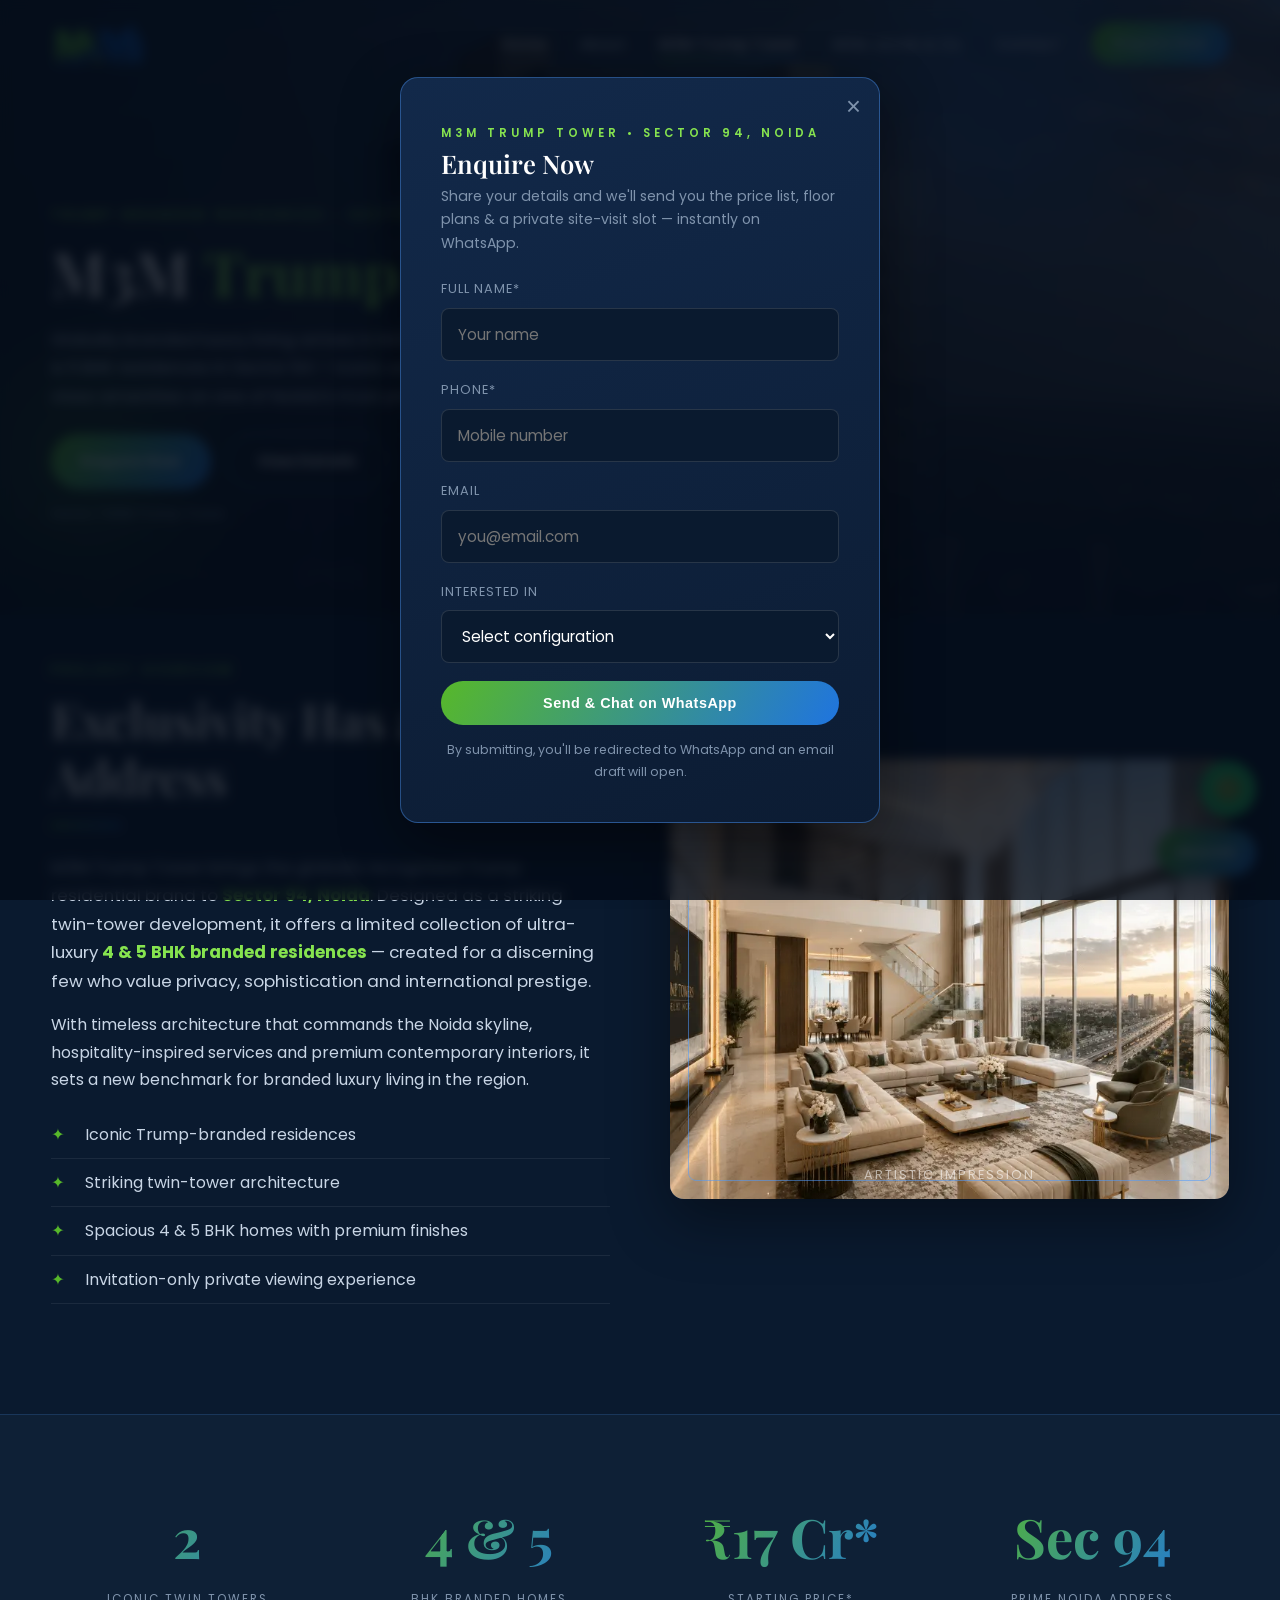
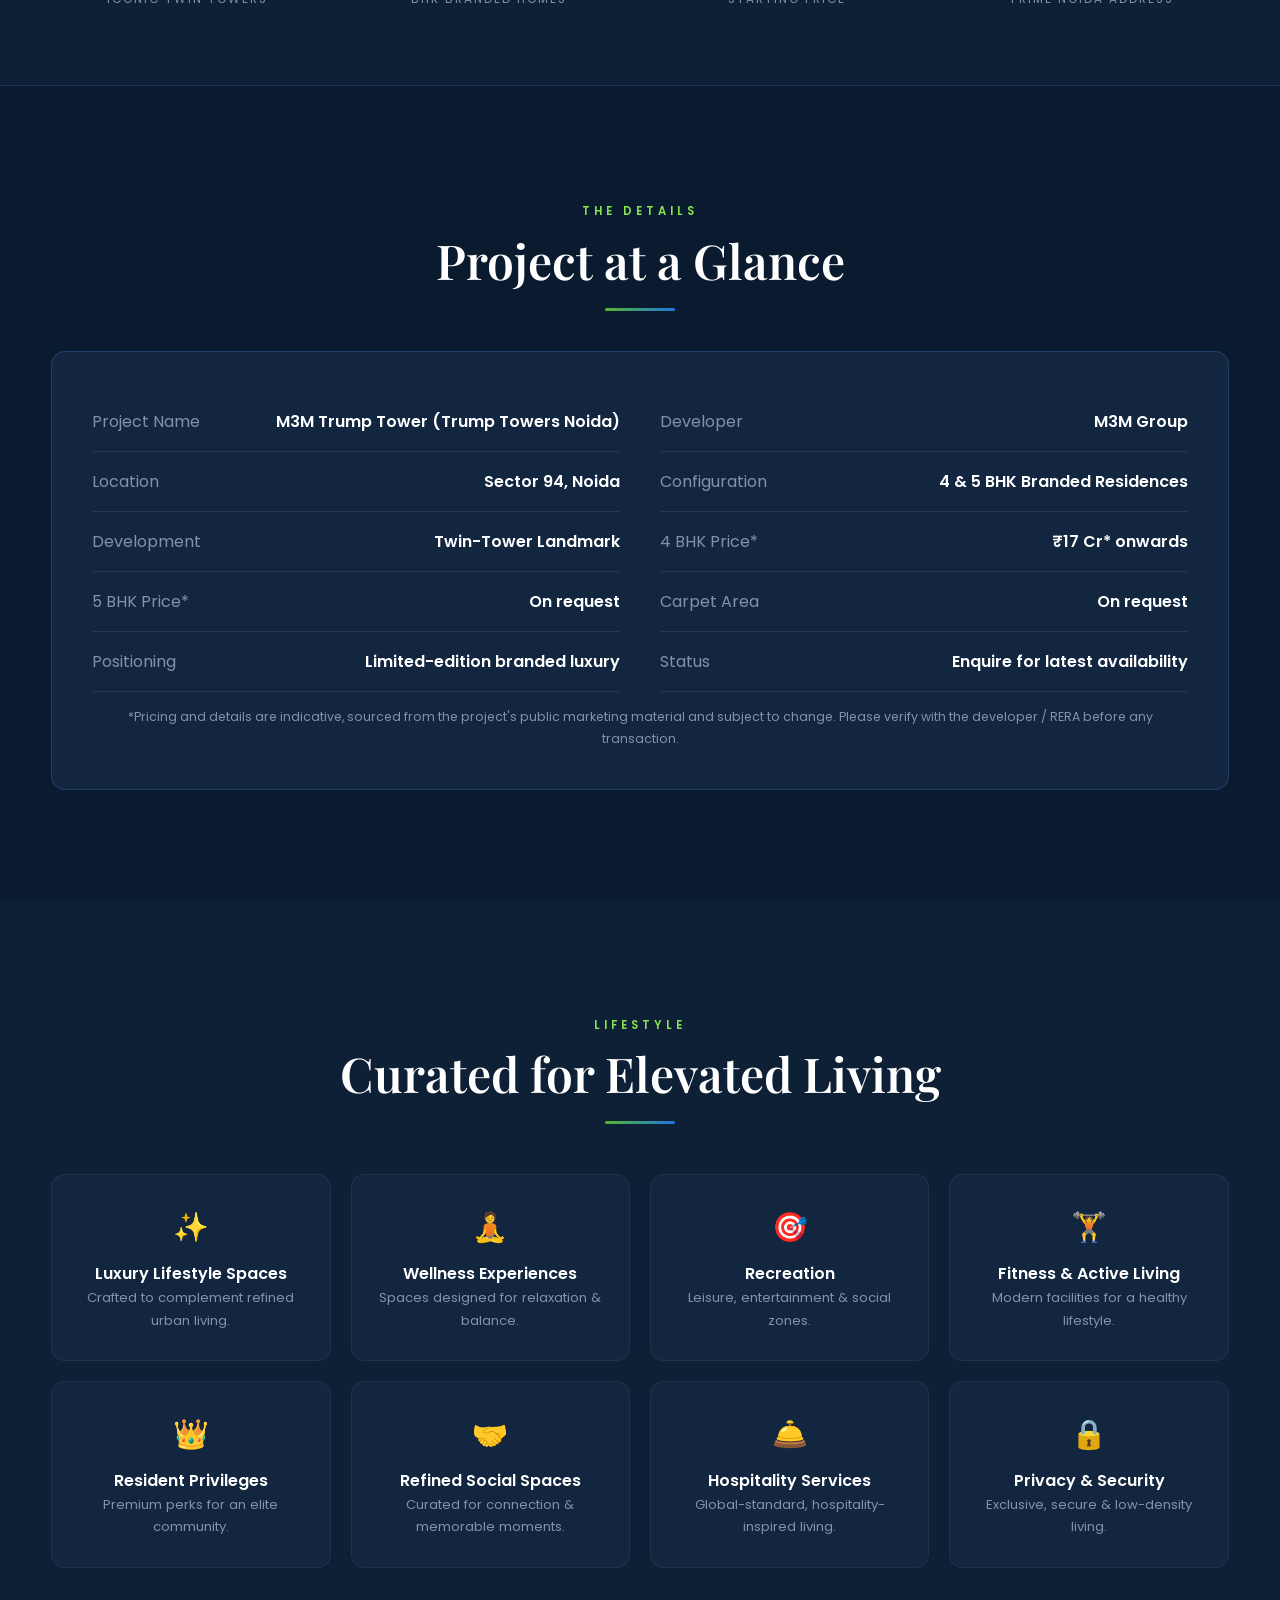
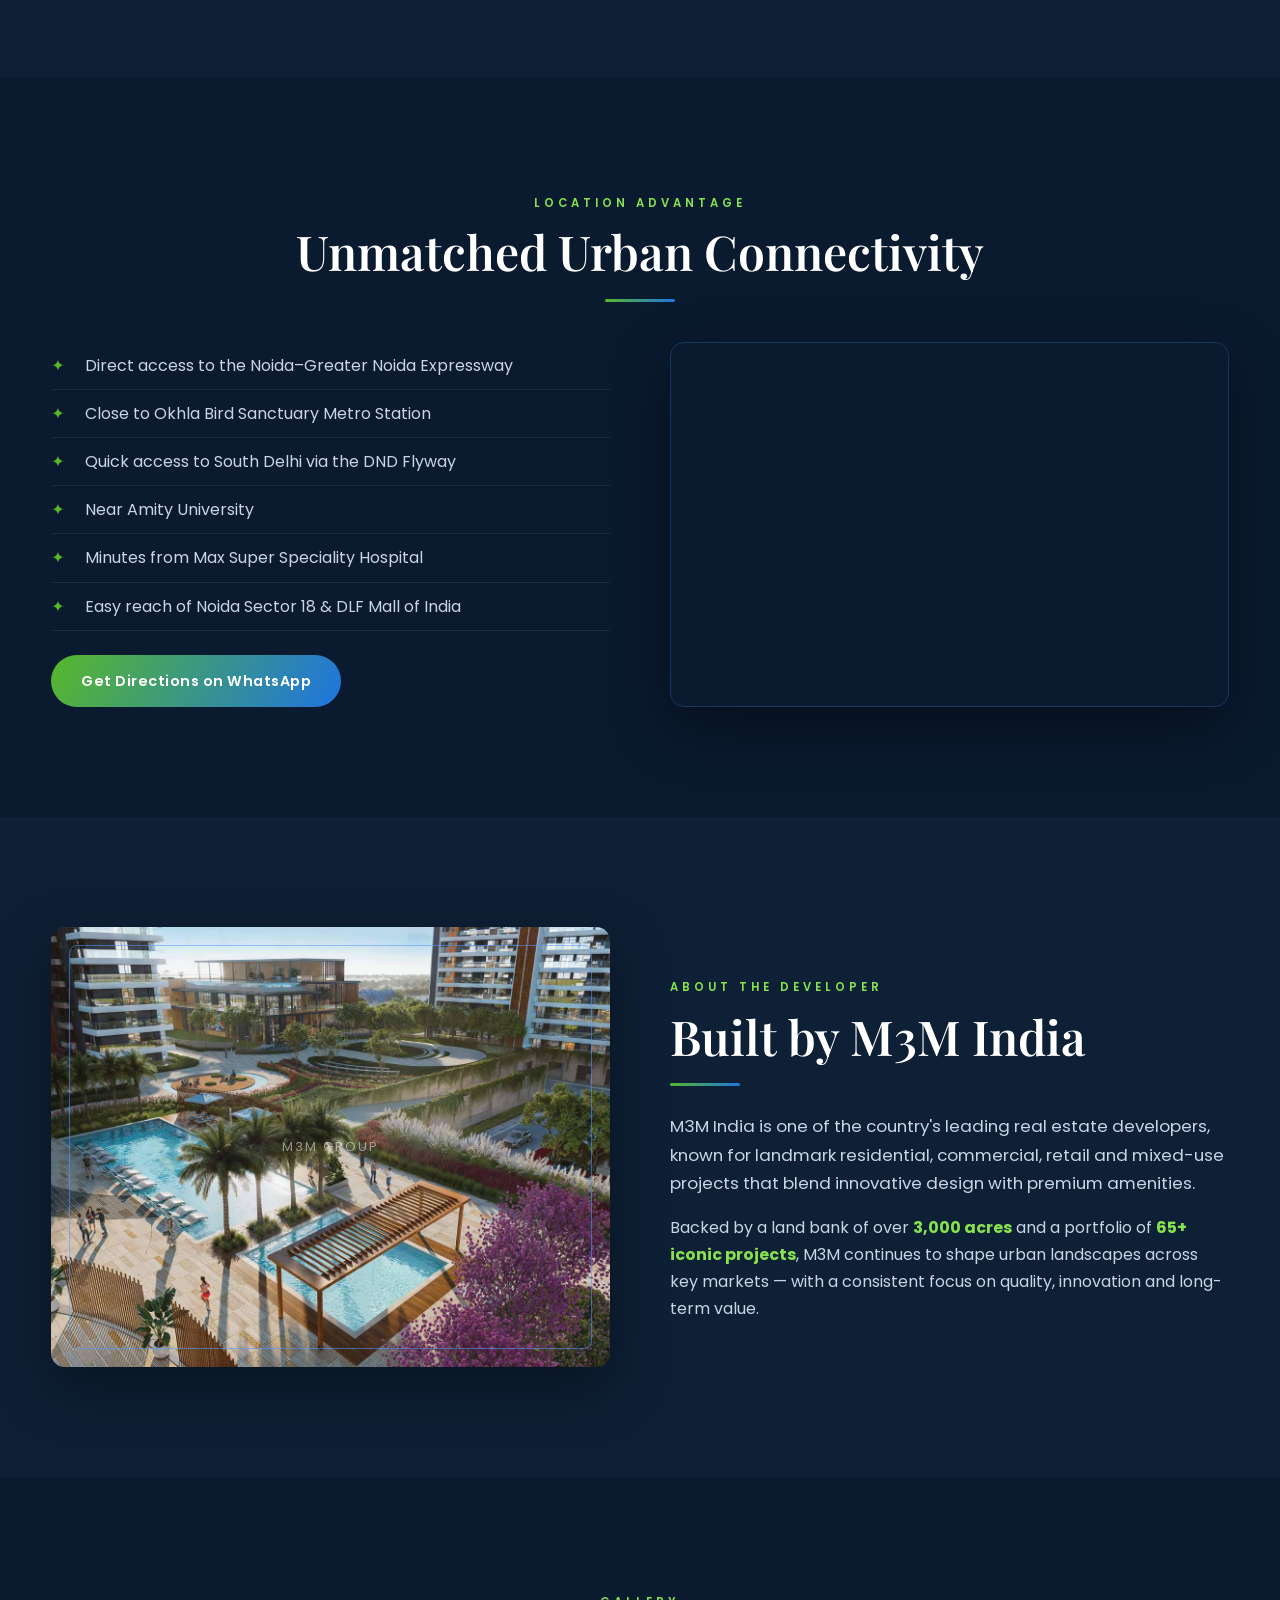
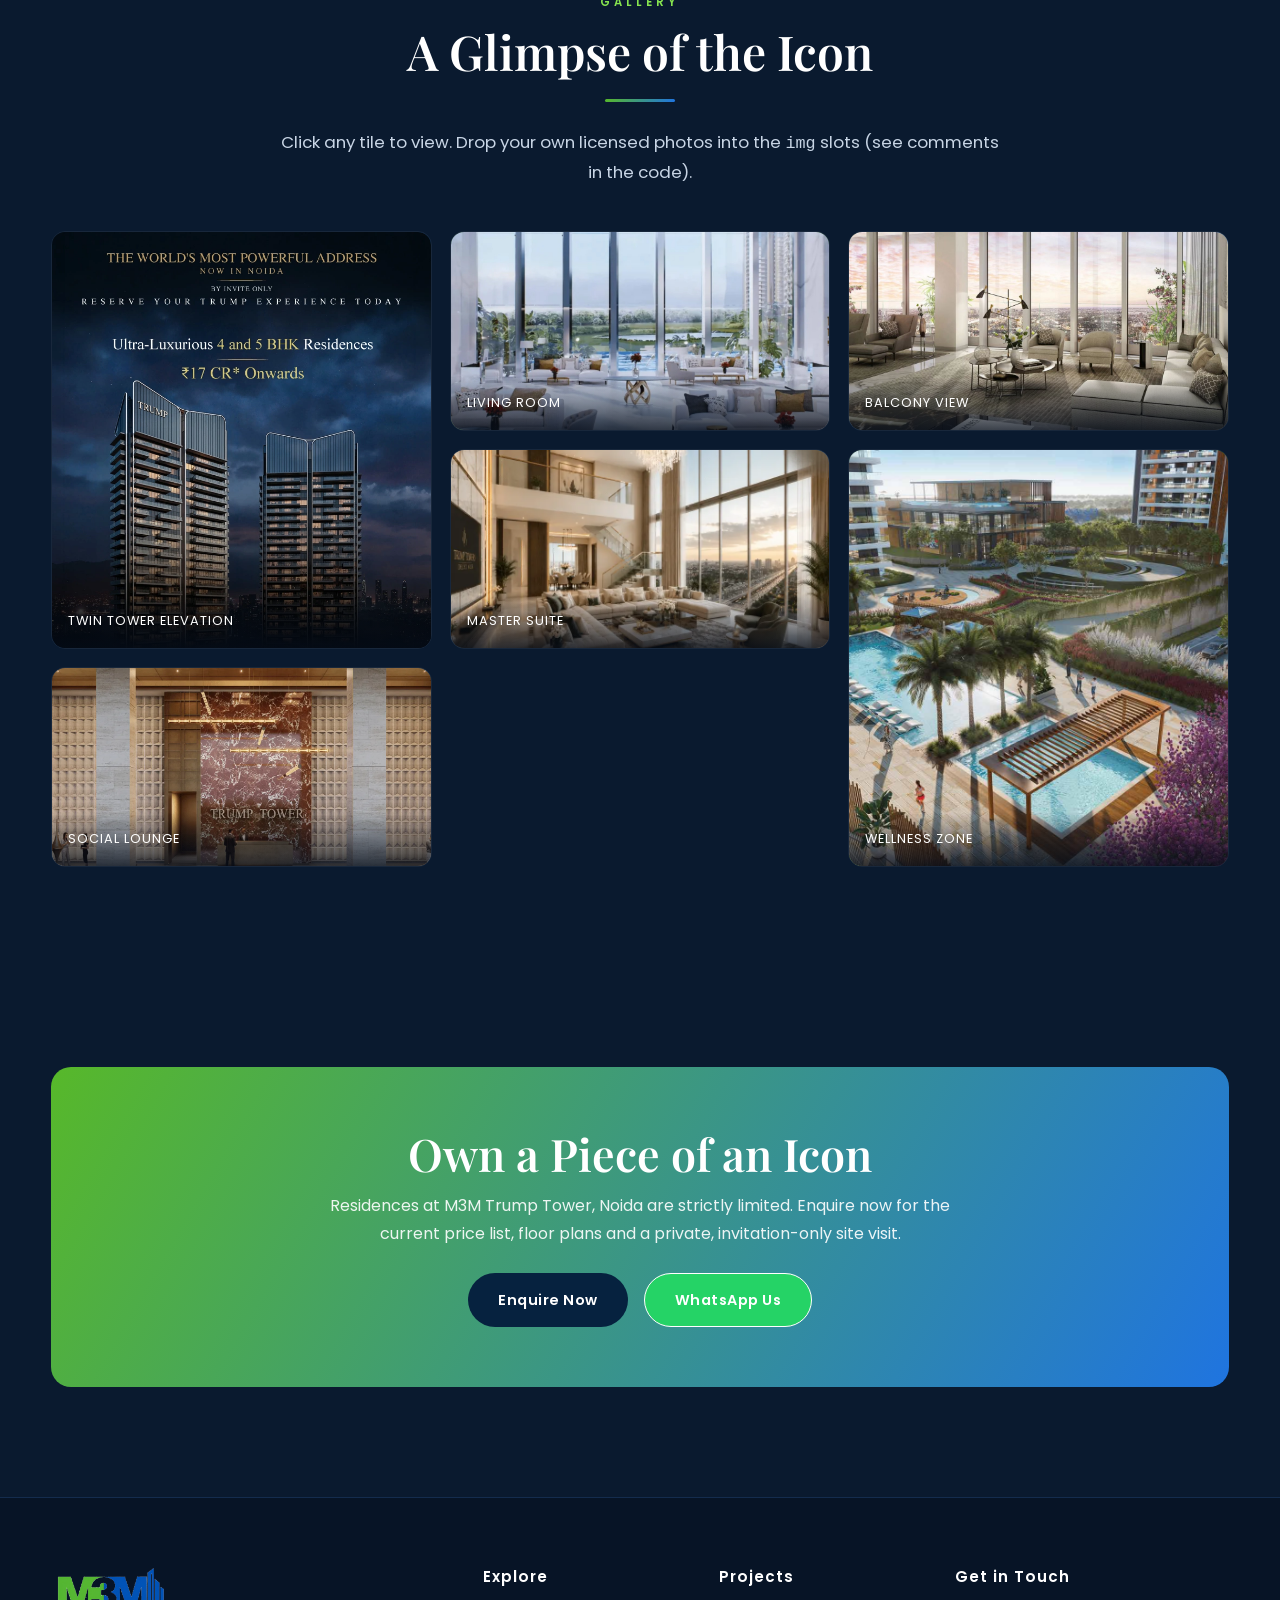
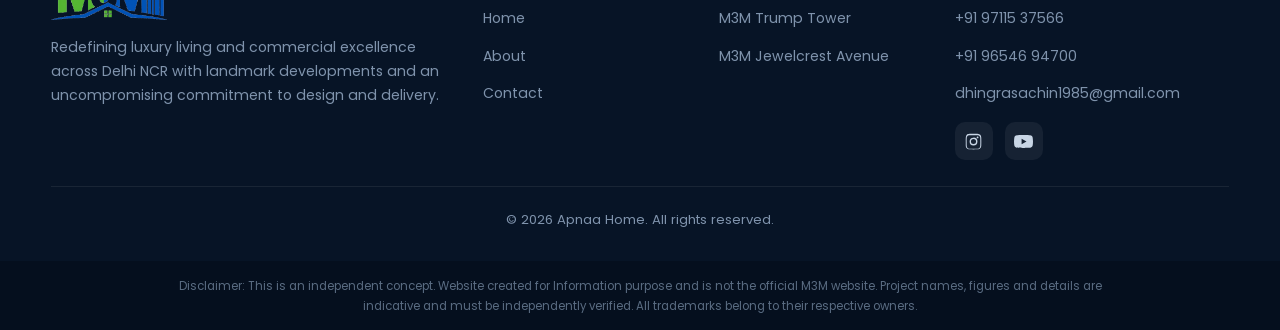
<file: trump-tower.html>
<!DOCTYPE html>
<html lang="en-IN">
<head>
  <meta charset="UTF-8" />
  <meta name="viewport" content="width=device-width, initial-scale=1.0" />
  <title>M3M Trump Tower — Luxury 4 &amp; 5 BHK Residences, Sector 94 Noida</title>
  <meta name="description" content="M3M Trump Tower (Trump Towers Noida) — iconic branded 4 & 5 BHK luxury residences in Sector 94, Noida. Twin-tower development by M3M with world-class amenities." />
  <link rel="preconnect" href="https://fonts.googleapis.com" />
  <link rel="preconnect" href="https://fonts.gstatic.com" crossorigin />
  <link href="https://fonts.googleapis.com/css2?family=Playfair+Display:wght@500;600;700&family=Poppins:wght@300;400;500;600;700&display=swap" rel="stylesheet" />
  <link rel="icon" href="asset/favicon.ico" sizes="any" />
  <link rel="icon" type="image/png" sizes="32x32" href="asset/favicon-32.png" />
  <link rel="icon" type="image/png" sizes="16x16" href="asset/favicon-16.png" />
  <link rel="apple-touch-icon" sizes="180x180" href="asset/favicon-180.png" />
  <link rel="stylesheet" href="css/style.css" />
</head>
<body>

  <nav class="nav">
    <div class="container">
      <a href="index.html" class="logo"><img class="logo-img" src="asset/logo.png" alt="m3mrealestates.com — Find, Invest, Grow" /></a>
      <ul class="nav-links">
        <li><a href="index.html">Home</a></li>
        <li><a href="about.html">About</a></li>
        <li><a href="trump-tower.html" class="active">M3M Trump Tower</a></li>
        <li><a href="jewelcrest.html">M3M Jacob &amp; Co</a></li>
        <li><a href="contact.html">Contact</a></li>
        <li><a href="#" data-open-modal class="btn btn-gold nav-cta">Enquire Now</a></li>
      </ul>
      <button class="hamburger" aria-label="Menu"><span></span><span></span><span></span></button>
    </div>
  </nav>

  <header class="page-hero has-banner">
    <div class="hero-bg"></div>
    <div class="hero-banner" style="background-image:url('asset/trump-front.jpg');"></div>
    <div class="hero-orb o1"></div>
    <div class="hero-orb o2"></div>
    <div class="container">
      <span class="eyebrow reveal">Trump-Branded Residences • Sector 94, Noida</span>
      <h1 class="reveal d1">M3M <span class="text-gold">Trump Tower</span></h1>
      <p class="lead reveal d2" style="margin-top:16px;">Globally branded luxury living arrives in Noida. An exclusive twin-tower landmark of 4 &amp; 5 BHK residences in Sector 94 — iconic architecture, refined interiors and world-class amenities on one of Noida's most prestigious addresses.</p>
      <div class="hero-actions reveal d3" style="margin-top:24px;">
        <a href="#" data-open-modal class="btn btn-gold">Enquire Now</a>
        <a href="#specs" class="btn btn-ghost">View Details</a>
      </div>
      <div class="breadcrumb reveal d4"><a href="index.html">Home</a> / M3M Trump Tower</div>
    </div>
  </header>

  <section class="section" style="padding-top:40px;">
    <div class="container split">
      <div class="reveal">
        <span class="eyebrow">Project Overview</span>
        <h2 class="section-title">Exclusivity Has a New Address</h2>
        <div class="gold-line"></div>
        <p class="lead">M3M Trump Tower brings the globally recognised Trump residential brand to <strong class="text-gold">Sector 94, Noida</strong>. Designed as a striking twin-tower development, it offers a limited collection of ultra-luxury <strong class="text-gold">4 &amp; 5 BHK branded residences</strong> — created for a discerning few who value privacy, sophistication and international prestige.</p>
        <p style="margin-top:16px;">With timeless architecture that commands the Noida skyline, hospitality-inspired services and premium contemporary interiors, it sets a new benchmark for branded luxury living in the region.</p>
        <ul class="feature-list">
          <li>Iconic Trump-branded residences</li>
          <li>Striking twin-tower architecture</li>
          <li>Spacious 4 &amp; 5 BHK homes with premium finishes</li>
          <li>Invitation-only private viewing experience</li>
        </ul>
      </div>
      <div class="visual reveal d2 ph-c">
        <img src="asset/trump-grand-living.webp" alt="M3M Trump Tower interior, Noida" style="position:absolute; inset:0; width:100%; height:100%; object-fit:cover; z-index:1;" onerror="this.style.display='none'" />
        <div class="visual-frame"></div>
        <span style="z-index:2; color:rgba(255,255,255,.55); letter-spacing:2px; text-transform:uppercase; font-size:.8rem; align-self:flex-end; margin:0 auto 14px;">Artistic Impression</span>
      </div>
    </div>
  </section>

  <section class="stats" style="padding:56px 0;">
    <div class="container">
      <div class="stats-grid">
        <div class="stat reveal"><div class="num"><span data-count="2">0</span></div><div class="label">Iconic Twin Towers</div></div>
        <div class="stat reveal d1"><div class="num">4 &amp; 5</div><div class="label">BHK Branded Homes</div></div>
        <div class="stat reveal d2"><div class="num">₹<span data-count="17" data-suffix=" Cr*">0</span></div><div class="label">Starting Price*</div></div>
        <div class="stat reveal d3"><div class="num">Sec <span data-count="94">0</span></div><div class="label">Prime Noida Address</div></div>
      </div>
    </div>
  </section>

  <section class="section" id="specs">
    <div class="container">
      <div class="center reveal" style="margin-bottom:40px;">
        <span class="eyebrow">The Details</span>
        <h2 class="section-title">Project at a Glance</h2>
        <div class="gold-line"></div>
      </div>
      <div class="form-card reveal" style="border-color:rgba(79,155,255,.22);">
        <div class="specs">
          <div class="spec-row"><span>Project Name</span><span>M3M Trump Tower (Trump Towers Noida)</span></div>
          <div class="spec-row"><span>Developer</span><span>M3M Group</span></div>
          <div class="spec-row"><span>Location</span><span>Sector 94, Noida</span></div>
          <div class="spec-row"><span>Configuration</span><span>4 &amp; 5 BHK Branded Residences</span></div>
          <div class="spec-row"><span>Development</span><span>Twin-Tower Landmark</span></div>
          <div class="spec-row"><span>4 BHK Price*</span><span>₹17 Cr* onwards</span></div>
          <div class="spec-row"><span>5 BHK Price*</span><span>On request</span></div>
          <div class="spec-row"><span>Carpet Area</span><span>On request</span></div>
          <div class="spec-row"><span>Positioning</span><span>Limited-edition branded luxury</span></div>
          <div class="spec-row"><span>Status</span><span>Enquire for latest availability</span></div>
        </div>
        <p class="form-note">*Pricing and details are indicative, sourced from the project's public marketing material and subject to change. Please verify with the developer / RERA before any transaction.</p>
      </div>
    </div>
  </section>

  <section class="section" style="background:var(--charcoal);">
    <div class="container">
      <div class="center reveal" style="margin-bottom:50px;">
        <span class="eyebrow">Lifestyle</span>
        <h2 class="section-title">Curated for Elevated Living</h2>
        <div class="gold-line"></div>
      </div>
      <div class="amen-grid">
        <div class="amen reveal"><div class="ico">✨</div><h4>Luxury Lifestyle Spaces</h4><p>Crafted to complement refined urban living.</p></div>
        <div class="amen reveal d1"><div class="ico">🧘</div><h4>Wellness Experiences</h4><p>Spaces designed for relaxation &amp; balance.</p></div>
        <div class="amen reveal d2"><div class="ico">🎯</div><h4>Recreation</h4><p>Leisure, entertainment &amp; social zones.</p></div>
        <div class="amen reveal d3"><div class="ico">🏋️</div><h4>Fitness &amp; Active Living</h4><p>Modern facilities for a healthy lifestyle.</p></div>
        <div class="amen reveal"><div class="ico">👑</div><h4>Resident Privileges</h4><p>Premium perks for an elite community.</p></div>
        <div class="amen reveal d1"><div class="ico">🤝</div><h4>Refined Social Spaces</h4><p>Curated for connection &amp; memorable moments.</p></div>
        <div class="amen reveal d2"><div class="ico">🛎️</div><h4>Hospitality Services</h4><p>Global-standard, hospitality-inspired living.</p></div>
        <div class="amen reveal d3"><div class="ico">🔒</div><h4>Privacy &amp; Security</h4><p>Exclusive, secure &amp; low-density living.</p></div>
      </div>
    </div>
  </section>

  <section class="section">
    <div class="container">
      <div class="center reveal" style="margin-bottom:40px;">
        <span class="eyebrow">Location Advantage</span>
        <h2 class="section-title">Unmatched Urban Connectivity</h2>
        <div class="gold-line"></div>
      </div>
      <div class="split" style="align-items:stretch;">
        <div class="reveal">
          <ul class="feature-list" style="margin-top:0;">
            <li>Direct access to the Noida–Greater Noida Expressway</li>
            <li>Close to Okhla Bird Sanctuary Metro Station</li>
            <li>Quick access to South Delhi via the DND Flyway</li>
            <li>Near Amity University</li>
            <li>Minutes from Max Super Speciality Hospital</li>
            <li>Easy reach of Noida Sector 18 &amp; DLF Mall of India</li>
          </ul>
          <a href="#" data-open-modal class="btn btn-gold" style="margin-top:24px;">Get Directions on WhatsApp</a>
        </div>
        <div class="map-wrap reveal d2">
          <iframe class="map-frame" style="height:100%; min-height:340px;"
            src="https://www.google.com/maps?q=Trump+Towers+Noida+Sector+94&output=embed"
            loading="lazy" referrerpolicy="no-referrer-when-downgrade"
            title="M3M Trump Tower, Sector 94 Noida location"></iframe>
        </div>
      </div>
    </div>
  </section>

  <section class="section" style="background:var(--charcoal);">
    <div class="container split">
      <div class="visual reveal ph-b">
        <img src="asset/residential-amenities.jpg" alt="M3M developments" style="position:absolute;inset:0;width:100%;height:100%;object-fit:cover;z-index:1;" onerror="this.style.display='none'" />
        <div class="visual-frame"></div>
        <span style="z-index:2; color:rgba(255,255,255,.5); letter-spacing:2px; text-transform:uppercase; font-size:.8rem;">M3M Group</span>
      </div>
      <div class="reveal d2">
        <span class="eyebrow">About the Developer</span>
        <h2 class="section-title">Built by M3M India</h2>
        <div class="gold-line"></div>
        <p class="lead">M3M India is one of the country's leading real estate developers, known for landmark residential, commercial, retail and mixed-use projects that blend innovative design with premium amenities.</p>
        <p style="margin-top:16px;">Backed by a land bank of over <strong class="text-gold">3,000 acres</strong> and a portfolio of <strong class="text-gold">65+ iconic projects</strong>, M3M continues to shape urban landscapes across key markets — with a consistent focus on quality, innovation and long-term value.</p>
      </div>
    </div>
  </section>

  <!-- GALLERY -->
  <section class="section">
    <div class="container">
      <div class="center reveal" style="margin-bottom:44px;">
        <span class="eyebrow">Gallery</span>
        <h2 class="section-title">A Glimpse of the Icon</h2>
        <div class="gold-line"></div>
        <p class="lead center" style="margin-inline:auto;">Click any tile to view. Drop your own licensed photos into the <code>img</code> slots (see comments in the code).</p>
      </div>
      <div class="gallery-grid reveal">
        <!-- To use a real photo: add src to the img tag, e.g. <img src="asset/photo.jpg" alt=""> -->
        <div class="g-item g-tall"><img src="asset/trump-banner.webp" alt="M3M Trump Tower Noida" onerror="this.remove()" /><span class="g-fallback ph-c"></span><span class="g-cap">Twin Tower Elevation</span></div>
        <div class="g-item"><img src="asset/trump-living-panoramic.jpg" alt="M3M Trump Tower, Noida" onerror="this.remove()" /><span class="g-fallback ph-a"></span><span class="g-cap">Living Room</span></div>
        <div class="g-item"><img src="asset/trump-living-sunset.jpg" alt="M3M Trump Tower, Noida" onerror="this.remove()" /><span class="g-fallback ph-d"></span><span class="g-cap">Balcony View</span></div>
        <div class="g-item"><img src="asset/trump-grand-living.webp" alt="M3M Trump Tower, Noida" onerror="this.remove()" /><span class="g-fallback ph-b"></span><span class="g-cap">Master Suite</span></div>
        <div class="g-item g-tall"><img src="asset/residential-amenities.jpg" alt="M3M Trump Tower, Noida" onerror="this.remove()" /><span class="g-fallback ph-a"></span><span class="g-cap">Wellness Zone</span></div>
        <div class="g-item"><img src="asset/trump-lobby.webp" alt="M3M Trump Tower, Noida" onerror="this.remove()" /><span class="g-fallback ph-c"></span><span class="g-cap">Social Lounge</span></div>
      </div>
    </div>
  </section>

  <section class="section" style="padding-top:90px;">
    <div class="container reveal">
      <div class="cta-band">
        <h2>Own a Piece of an Icon</h2>
        <p>Residences at M3M Trump Tower, Noida are strictly limited. Enquire now for the current price list, floor plans and a private, invitation-only site visit.</p>
        <div class="hero-actions" style="justify-content:center;">
          <a href="#" data-open-modal class="btn" style="background:#06223f;color:#ffffff;">Enquire Now</a>
          <a href="#" class="btn btn-ghost fab-wa">WhatsApp Us</a>
        </div>
      </div>
    </div>
  </section>

  <footer class="footer">
    <div class="container footer-grid">
      <div>
        <a href="index.html" class="logo"><img class="logo-img" src="asset/logo.png" alt="m3mrealestates.com — Find, Invest, Grow" /></a>
        <p class="about">Redefining luxury living and commercial excellence across Delhi NCR with landmark developments and an uncompromising commitment to design and delivery.</p>
      </div>
      <div><h4>Explore</h4><ul><li><a href="index.html">Home</a></li><li><a href="about.html">About</a></li><li><a href="contact.html">Contact</a></li></ul></div>
      <div><h4>Projects</h4><ul><li><a href="trump-tower.html">M3M Trump Tower</a></li><li><a href="jewelcrest.html">M3M Jewelcrest Avenue</a></li></ul></div>
      <div><h4>Get in Touch</h4><ul><li><a href="tel:+919711537566">+91 97115 37566</a></li><li><a href="tel:+919654694700">+91 96546 94700</a></li><li><a href="mailto:dhingrasachin1985@gmail.com">dhingrasachin1985@gmail.com</a></li></ul><div class="social"><a href="https://www.instagram.com/apnaa_home/" target="_blank" rel="noopener" aria-label="Instagram"><svg viewBox="0 0 24 24"><path d="M12 2.2c3.2 0 3.6 0 4.9.07 1.2.05 1.8.25 2.2.42.6.2 1 .5 1.4.9.4.4.7.8.9 1.4.17.4.37 1 .42 2.2.06 1.3.07 1.7.07 4.9s0 3.6-.07 4.9c-.05 1.2-.25 1.8-.42 2.2-.2.6-.5 1-.9 1.4-.4.4-.8.7-1.4.9-.4.17-1 .37-2.2.42-1.3.06-1.7.07-4.9.07s-3.6 0-4.9-.07c-1.2-.05-1.8-.25-2.2-.42-.6-.2-1-.5-1.4-.9-.4-.4-.7-.8-.9-1.4-.17-.4-.37-1-.42-2.2C2.21 15.6 2.2 15.2 2.2 12s0-3.6.07-4.9c.05-1.2.25-1.8.42-2.2.2-.6.5-1 .9-1.4.4-.4.8-.7 1.4-.9.4-.17 1-.37 2.2-.42C8.4 2.21 8.8 2.2 12 2.2zm0 1.8c-3.15 0-3.5.01-4.75.07-.9.04-1.4.2-1.7.32-.43.17-.74.37-1.06.7-.32.32-.52.63-.7 1.06-.12.3-.28.8-.32 1.7-.06 1.25-.07 1.6-.07 4.75s.01 3.5.07 4.75c.04.9.2 1.4.32 1.7.17.43.37.74.7 1.06.32.32.63.52 1.06.7.3.12.8.28 1.7.32 1.25.06 1.6.07 4.75.07s3.5-.01 4.75-.07c.9-.04 1.4-.2 1.7-.32.43-.17.74-.37 1.06-.7.32-.32.52-.63.7-1.06.12-.3.28-.8.32-1.7.06-1.25.07-1.6.07-4.75s-.01-3.5-.07-4.75c-.04-.9-.2-1.4-.32-1.7a2.85 2.85 0 0 0-.7-1.06 2.85 2.85 0 0 0-1.06-.7c-.3-.12-.8-.28-1.7-.32C15.5 4.01 15.15 4 12 4zm0 3.06A4.94 4.94 0 1 1 12 17a4.94 4.94 0 0 1 0-9.88zm0 8.14A3.2 3.2 0 1 0 12 8.8a3.2 3.2 0 0 0 0 6.4zm6.3-8.34a1.15 1.15 0 1 1-2.3 0 1.15 1.15 0 0 1 2.3 0z"/></svg></a><a href="https://www.youtube.com/@Apnaa_home" target="_blank" rel="noopener" aria-label="YouTube"><svg viewBox="0 0 24 24"><path d="M23.5 6.5a3 3 0 0 0-2.1-2.1C19.5 3.9 12 3.9 12 3.9s-7.5 0-9.4.5A3 3 0 0 0 .5 6.5 31.3 31.3 0 0 0 0 12a31.3 31.3 0 0 0 .5 5.5 3 3 0 0 0 2.1 2.1c1.9.5 9.4.5 9.4.5s7.5 0 9.4-.5a3 3 0 0 0 2.1-2.1A31.3 31.3 0 0 0 24 12a31.3 31.3 0 0 0-.5-5.5zM9.6 15.6V8.4l6.2 3.6-6.2 3.6z"/></svg></a></div></div>
    </div>
<div class="container" style="text-align:center;padding-top:22px;margin-top:26px;border-top:1px solid rgba(255,255,255,.07);color:var(--grey);font-size:.82rem;">© 2026 Apnaa Home. All rights reserved.</div>
  </footer>
  <div class="disclaimer"><div class="container"><p>Disclaimer: This is an independent concept. Website created for Information purpose and is not the official M3M website. Project names, figures and details are indicative and must be independently verified. All trademarks belong to their respective owners.</p></div></div>

  <div class="float-enquire">
    <a href="#" class="fab fab-wa fab-pulse" aria-label="WhatsApp">🟢</a>
    <a href="#" data-open-modal class="fab fab-enquire">Enquire</a>
  </div>

  <!-- ENQUIRY MODAL (auto-opens) -->
  <div class="modal-overlay" id="enquiryModal" data-autopop="true">
    <div class="modal">
      <button class="modal-close" data-close-modal aria-label="Close">&times;</button>
      <span class="eyebrow">M3M Trump Tower • Sector 94, Noida</span>
      <h3>Enquire Now</h3>
      <p class="sub">Share your details and we'll send you the price list, floor plans &amp; a private site-visit slot — instantly on WhatsApp.</p>
      <form data-enquiry data-project="M3M Trump Tower, Noida">
        <input type="hidden" name="project" value="M3M Trump Tower, Noida" />
        <div class="field"><label>Full Name*</label><input type="text" name="name" placeholder="Your name" required /></div>
        <div class="field"><label>Phone*</label><input type="tel" name="phone" placeholder="Mobile number" required /></div>
        <div class="field"><label>Email</label><input type="email" name="email" placeholder="you@email.com" /></div>
        <div class="field"><label>Interested In</label>
          <select name="interest">
            <option value="">Select configuration</option>
            <option>4 BHK Branded Residence</option>
            <option>5 BHK Branded Residence</option>
            <option>Investment</option>
          </select>
        </div>
        <button type="submit" class="btn btn-gold" style="width:100%;justify-content:center;">Send &amp; Chat on WhatsApp</button>
      </form>
      <p class="form-note">By submitting, you'll be redirected to WhatsApp and an email draft will open.</p>
    </div>
  </div>

  <script src="js/main.js"></script>
</body>
</html>
</file>
<file: css/style.css>
/* ============================================================
   M3M Real Estates — Green + Blue brand theme
   Palette matched to the m3mrealestates.com logo
   (leaf green, brand blue, deep navy).
   ============================================================ */

:root {
  /* Brand */
  --green: #57b82a;
  --green-light: #86e34f;
  --green-deep: #3d9418;
  --blue: #1f74e0;
  --blue-light: #4f9bff;
  --blue-deep: #155bb5;
  --navy: #0a1a2f;

  /* Legacy accent names kept so all rules recolor at once.
     --gold* now carry the brand's blue/green so nothing else needs editing. */
  --gold: #2f86e0;            /* primary accent (blue) */
  --gold-light: #86e34f;      /* light accent (green) */
  --gold-deep: #155bb5;

  /* Surfaces */
  --black: #0a1a2f;
  --charcoal: #0e2036;
  --charcoal-2: #13263f;
  --grey: #7f93ac;
  --grey-light: #c8d5e5;
  --white: #ffffff;
  --cream: #eef5ff;

  --shadow: 0 20px 60px rgba(0, 0, 0, 0.42);
  --gold-grad: linear-gradient(120deg, #3d9418 0%, #57b82a 42%, #1f74e0 100%);
  --brand-grad: linear-gradient(120deg, #57b82a 0%, #1f74e0 100%);
  --radius: 14px;
  --ease: cubic-bezier(0.22, 1, 0.36, 1);
}

* { margin: 0; padding: 0; box-sizing: border-box; }
html { scroll-behavior: smooth; }
body {
  font-family: 'Poppins', system-ui, sans-serif;
  background: var(--black); color: var(--grey-light);
  line-height: 1.7; overflow-x: hidden;
}
h1, h2, h3, h4 { font-family: 'Playfair Display', serif; color: var(--white); line-height: 1.2; font-weight: 600; }
a { text-decoration: none; color: inherit; }
img { max-width: 100%; display: block; }

.container { width: min(1200px, 92%); margin-inline: auto; }
.section { padding: 110px 0; position: relative; }
.text-gold { color: var(--green-light); }
.gold-line { width: 70px; height: 3px; background: var(--brand-grad); border-radius: 3px; margin: 18px 0 26px; }
.center { text-align: center; }
.center .gold-line { margin-inline: auto; }
.eyebrow { text-transform: uppercase; letter-spacing: 4px; font-size: 0.72rem; color: var(--green-light); font-weight: 600; margin-bottom: 10px; display: inline-block; }
.section-title { font-size: clamp(1.9rem, 4vw, 3rem); }
.lead { color: var(--grey-light); font-size: 1.05rem; max-width: 720px; }

/* Buttons */
.btn { display: inline-flex; align-items: center; gap: 10px; padding: 14px 30px; border-radius: 50px; font-weight: 600; font-size: 0.9rem; letter-spacing: 0.5px; cursor: pointer; border: none; transition: transform .35s var(--ease), box-shadow .35s var(--ease); position: relative; overflow: hidden; }
.btn-gold { background: var(--brand-grad); color: #ffffff; }
.btn-gold:hover { transform: translateY(-3px); box-shadow: 0 12px 30px rgba(31,116,224,.45); }
.btn-ghost { background: transparent; color: var(--white); border: 1.5px solid rgba(79,155,255,.6); }
.btn-ghost:hover { background: var(--blue); color: #ffffff; transform: translateY(-3px); border-color: var(--blue); }
.btn-wa { background: #25d366; color: #05320f; }
.btn-wa:hover { transform: translateY(-3px); box-shadow: 0 12px 30px rgba(37,211,102,.4); }

.logo-img { height:42px; width:auto; display:block; transition:transform .3s var(--ease); }
.logo:hover .logo-img { transform:translateY(-1px); }
.footer .logo-img { height:52px; }
@media (max-width:560px){ .logo-img{ height:34px; } }

/* Navbar */
.nav { position: fixed; top: 0; left: 0; width: 100%; z-index: 1000; padding: 22px 0; transition: all .4s var(--ease); }
.nav.scrolled { background: rgba(8,20,36,.94); backdrop-filter: blur(14px); padding: 14px 0; box-shadow: 0 8px 30px rgba(0,0,0,.4); }
.nav .container { display: flex; align-items: center; justify-content: space-between; }
.logo { display: flex; align-items: baseline; gap: 3px; font-family: 'Playfair Display', serif; }
.logo .m { font-size: 1.9rem; font-weight: 700; color: var(--green); letter-spacing: 1px; }
.logo .m:last-of-type { color: var(--blue-light); }
.logo .three { font-size: 1.9rem; font-weight: 700; color: var(--blue-light); }
.logo small { color: var(--grey); letter-spacing: 3px; font-size: .6rem; margin-left: 6px; text-transform: uppercase; font-family: 'Poppins'; }
.nav-links { display: flex; align-items: center; gap: 34px; list-style: none; }
.nav-links a { font-size: .86rem; font-weight: 500; letter-spacing: .5px; color: var(--grey-light); position: relative; padding: 4px 0; transition: color .3s; }
.nav-links a::after { content: ''; position: absolute; left: 0; bottom: -2px; width: 0; height: 2px; background: var(--brand-grad); transition: width .35s var(--ease); }
.nav-links a:hover, .nav-links a.active { color: var(--white); }
.nav-links a:hover::after, .nav-links a.active::after { width: 100%; }
.nav-cta { padding: 10px 22px !important; }
.hamburger { display: none; flex-direction: column; gap: 5px; cursor: pointer; background: none; border: none; }
.hamburger span { width: 26px; height: 2px; background: var(--white); transition: .3s; }
.hamburger.open span:nth-child(1) { transform: translateY(7px) rotate(45deg); }
.hamburger.open span:nth-child(2) { opacity: 0; }
.hamburger.open span:nth-child(3) { transform: translateY(-7px) rotate(-45deg); }

/* Hero */
.hero { min-height: 100vh; display: flex; align-items: center; position: relative; overflow: hidden; padding-top: 90px; }
.hero-bg { position: absolute; inset: 0; z-index: -2; background: radial-gradient(circle at 18% 22%, rgba(87,184,42,.22), transparent 42%), radial-gradient(circle at 82% 68%, rgba(31,116,224,.24), transparent 46%), linear-gradient(160deg, #0a1a2f 0%, #0d223c 55%, #0a1a2f 100%); }
.hero-bg::before { content: ''; position: absolute; inset: 0; background-image: linear-gradient(rgba(79,155,255,.06) 1px, transparent 1px), linear-gradient(90deg, rgba(79,155,255,.06) 1px, transparent 1px); background-size: 60px 60px; mask-image: radial-gradient(circle at center, black, transparent 75%); }
.hero-orb { position: absolute; border-radius: 50%; filter: blur(60px); opacity: .5; z-index: -1; animation: float 9s ease-in-out infinite; }
.hero-orb.o1 { width: 340px; height: 340px; top: -60px; right: 8%; background: radial-gradient(circle, var(--blue), transparent 70%); }
.hero-orb.o2 { width: 240px; height: 240px; bottom: 5%; left: -40px; animation-delay: -3s; opacity:.45; background: radial-gradient(circle, var(--green), transparent 70%); }
@keyframes float { 0%,100% { transform: translateY(0) } 50% { transform: translateY(-28px) } }
.hero-content { max-width: 760px; }
.hero h1 { font-size: clamp(2.4rem, 6vw, 4.6rem); margin-bottom: 22px; }
.hero h1 .shine { background: var(--brand-grad); -webkit-background-clip: text; background-clip: text; -webkit-text-fill-color: transparent; }
.hero p { font-size: 1.15rem; margin-bottom: 34px; max-width: 620px; }
.hero-actions { display: flex; gap: 16px; flex-wrap: wrap; }
.scroll-cue { position: absolute; bottom: 32px; left: 50%; transform: translateX(-50%); color: var(--grey); font-size: .72rem; letter-spacing: 3px; text-transform: uppercase; display: flex; flex-direction: column; align-items: center; gap: 8px; }
.scroll-cue .mouse { width: 22px; height: 36px; border: 2px solid var(--blue-light); border-radius: 12px; position: relative; }
.scroll-cue .mouse::after { content:''; position:absolute; top:7px; left:50%; transform:translateX(-50%); width:4px; height:7px; background:var(--green-light); border-radius:2px; animation: wheel 1.6s infinite; }
@keyframes wheel { 0%{opacity:1;top:7px} 100%{opacity:0;top:18px} }

/* Reveal */
.reveal { opacity: 0; transform: translateY(40px); transition: opacity .8s var(--ease), transform .8s var(--ease); }
.reveal.show { opacity: 1; transform: none; }
.reveal.d1 { transition-delay: .1s; }
.reveal.d2 { transition-delay: .2s; }
.reveal.d3 { transition-delay: .3s; }
.reveal.d4 { transition-delay: .4s; }

/* Stats */
.stats { background: var(--charcoal); border-top: 1px solid rgba(79,155,255,.18); border-bottom: 1px solid rgba(79,155,255,.18); }
.stats-grid { display: grid; grid-template-columns: repeat(4, 1fr); gap: 30px; }
.stat { text-align: center; padding: 20px; }
.stat .num { font-family: 'Playfair Display', serif; font-size: clamp(2.2rem,5vw,3.4rem); background: var(--brand-grad); -webkit-background-clip: text; background-clip: text; -webkit-text-fill-color: transparent; font-weight: 700; }
.stat .label { text-transform: uppercase; letter-spacing: 2px; font-size: .74rem; color: var(--grey); margin-top: 6px; }

/* Grid / cards */
.grid { display: grid; gap: 28px; }
.grid.cols-3 { grid-template-columns: repeat(3, 1fr); }
.grid.cols-2 { grid-template-columns: repeat(2, 1fr); }
.project-card { background: var(--charcoal-2); border-radius: var(--radius); overflow: hidden; border: 1px solid rgba(255,255,255,.06); transition: transform .5s var(--ease), box-shadow .5s var(--ease); position: relative; }
.project-card:hover { transform: translateY(-10px); box-shadow: var(--shadow); border-color: rgba(79,155,255,.35); }
.project-card:hover .ph-img { transform: scale(1.06); }
.ph-img { height: 230px; position: relative; overflow: hidden; transition: transform .6s var(--ease); display: flex; align-items: center; justify-content: center; color: rgba(255,255,255,.4); font-size: .8rem; letter-spacing: 2px; text-transform: uppercase; }
.ph-a { background: linear-gradient(135deg, #123a1a, #2a6b1e, #0e2036); }
.ph-b { background: linear-gradient(135deg, #0f2a4a, #1f5fae, #0e2036); }
.ph-c { background: linear-gradient(135deg, #10233c, #1b4c86, #0a1a2f); }
.ph-d { background: linear-gradient(135deg, #123a2a, #1f74e0, #0e2036); }
.ph-badge { position: absolute; top: 14px; left: 14px; background: var(--brand-grad); color:#ffffff; font-size:.68rem; font-weight:700; padding: 5px 12px; border-radius: 30px; letter-spacing:1px; }
.project-card .body { padding: 24px; }
.project-card h3 { font-size: 1.4rem; margin-bottom: 6px; }
.project-card .meta { color: var(--blue-light); font-size: .8rem; letter-spacing: 1px; text-transform: uppercase; margin-bottom: 12px; }
.project-card p { font-size: .92rem; color: var(--grey); margin-bottom: 18px; }
.card-link { color: var(--green-light); font-weight: 600; font-size: .85rem; display: inline-flex; align-items:center; gap:6px; transition: gap .3s; }
.project-card:hover .card-link { gap: 12px; }

/* Split */
.split { display: grid; grid-template-columns: 1fr 1fr; gap: 60px; align-items: center; }
.split .visual { height: 440px; border-radius: var(--radius); position: relative; overflow: hidden; box-shadow: var(--shadow); display:flex; align-items:center; justify-content:center; }
.visual-frame { position:absolute; inset:18px; border:1px solid rgba(79,155,255,.55); border-radius: 8px; z-index:2; pointer-events:none; }
.feature-list { list-style: none; margin-top: 18px; }
.feature-list li { padding: 10px 0 10px 34px; position: relative; border-bottom: 1px solid rgba(255,255,255,.07); }
.feature-list li::before { content: '\2726'; position: absolute; left: 0; color: var(--green); }

/* Amenities */
.amen-grid { display: grid; grid-template-columns: repeat(4,1fr); gap: 20px; }
.amen { background: var(--charcoal-2); border: 1px solid rgba(255,255,255,.06); border-radius: var(--radius); padding: 28px 20px; text-align: center; transition: .4s var(--ease); }
.amen:hover { border-color: rgba(87,184,42,.55); transform: translateY(-6px); background: var(--charcoal); }
.amen .ico { font-size: 1.8rem; margin-bottom: 12px; }
.amen h4 { font-size: 1rem; font-family: 'Poppins'; color: var(--white); margin-bottom: 4px; }
.amen p { font-size: .82rem; color: var(--grey); }

/* Specs */
.specs { display: grid; grid-template-columns: repeat(2,1fr); gap: 0 40px; }
.spec-row { display: flex; justify-content: space-between; padding: 16px 0; border-bottom: 1px solid rgba(255,255,255,.08); gap:16px; }
.spec-row span:first-child { color: var(--grey); }
.spec-row span:last-child { color: var(--white); font-weight: 600; text-align:right; }

/* Timeline */
.timeline { position: relative; margin-top: 40px; }
.timeline::before { content:''; position:absolute; left: 120px; top:0; bottom:0; width:2px; background: linear-gradient(var(--green), var(--blue)); }
.tl-item { display: grid; grid-template-columns: 120px 1fr; gap: 34px; margin-bottom: 34px; position: relative; }
.tl-year { text-align: right; color: var(--blue-light); font-family:'Playfair Display'; font-size: 1.3rem; font-weight:700; }
.tl-body { position: relative; padding-left: 14px; }
.tl-body::before { content:''; position:absolute; left:-24px; top:8px; width:12px; height:12px; border-radius:50%; background: var(--green); box-shadow: 0 0 0 4px rgba(87,184,42,.22); }
.tl-body h4 { font-family:'Poppins'; font-size: 1.05rem; margin-bottom: 4px; }
.tl-body p { font-size: .9rem; color: var(--grey); }

/* Leaders */
.leader-card { background: var(--charcoal-2); border-radius: var(--radius); padding: 30px; text-align:center; border:1px solid rgba(255,255,255,.06); transition:.4s var(--ease); }
.leader-card:hover { transform: translateY(-8px); border-color: rgba(79,155,255,.45); }
.leader-avatar { width: 96px; height:96px; border-radius:50%; margin: 0 auto 18px; background: var(--brand-grad); display:flex; align-items:center; justify-content:center; font-family:'Playfair Display'; font-size:2rem; color:#ffffff; font-weight:700; }
.leader-card h4 { font-family:'Poppins'; font-size:1.1rem; }
.leader-card .role { color: var(--green-light); font-size:.8rem; letter-spacing:1px; text-transform:uppercase; margin-bottom:10px; }
.leader-card p { font-size: .86rem; color: var(--grey); }

/* CTA band */
.cta-band { background: var(--brand-grad); color:#ffffff; border-radius: 20px; padding: 60px; text-align:center; position: relative; overflow: hidden; }
.cta-band h2 { color:#ffffff; font-size: clamp(1.8rem,4vw,2.8rem); }
.cta-band p { color:rgba(255,255,255,.9); max-width:620px; margin: 12px auto 26px; }
.cta-band .btn-ghost { border-color:#ffffff; color:#ffffff; }
.cta-band .btn-ghost:hover { background:#ffffff; color: var(--blue); }

/* Page hero banner image (project pages) */
.page-hero.has-banner { padding-top: 200px; }
.hero-banner { position:absolute; inset:0; z-index:-2; background-size:cover; background-position:center; background-repeat:no-repeat; }
.hero-banner::after { content:''; position:absolute; inset:0; background: linear-gradient(90deg, rgba(6,16,30,.92) 0%, rgba(6,16,30,.72) 45%, rgba(6,16,30,.35) 100%), linear-gradient(0deg, rgba(6,16,30,.85), rgba(6,16,30,.15)); }
@media (max-width:700px){ .hero-banner::after { background: linear-gradient(0deg, rgba(6,16,30,.92) 20%, rgba(6,16,30,.55) 100%); } }

/* Page hero */
.page-hero { padding: 180px 0 90px; position: relative; overflow: hidden; }
.page-hero .eyebrow { color: var(--green-light); }
.page-hero h1 { font-size: clamp(2.2rem,5vw,3.8rem); }
.breadcrumb { color: var(--grey); font-size: .82rem; margin-top: 14px; }
.breadcrumb a:hover { color: var(--green-light); }

/* Forms */
.form-card { background: var(--charcoal-2); border:1px solid rgba(79,155,255,.22); border-radius: var(--radius); padding: 40px; }
.form-row { display: grid; grid-template-columns: 1fr 1fr; gap: 18px; }
.field { margin-bottom: 18px; }
.field label { display:block; font-size:.8rem; letter-spacing:1px; text-transform:uppercase; color: var(--grey); margin-bottom:8px; }
.field input, .field select, .field textarea { width: 100%; padding: 14px 16px; background: var(--black); border:1px solid rgba(255,255,255,.12); border-radius: 8px; color: var(--white); font-family: inherit; font-size:.95rem; transition:.3s; }
.field input:focus, .field select:focus, .field textarea:focus { outline:none; border-color: var(--blue); box-shadow: 0 0 0 3px rgba(31,116,224,.18); }
.field textarea { resize: vertical; min-height: 110px; }
.form-note { font-size: .78rem; color: var(--grey); margin-top: 14px; text-align:center; }

/* Contact info */
.contact-info { display:flex; flex-direction:column; gap: 26px; }
.ci-item { display:flex; gap:18px; align-items:flex-start; }
.ci-ico { flex:0 0 48px; height:48px; border-radius:12px; background: rgba(31,116,224,.15); display:flex; align-items:center; justify-content:center; font-size:1.3rem; }
.ci-item h4 { font-family:'Poppins'; font-size:1rem; margin-bottom:2px; }
.ci-item a, .ci-item p { color: var(--grey-light); font-size:.92rem; }
.ci-item a:hover { color: var(--green-light); }

/* Modal */
.modal-overlay { position: fixed; inset: 0; background: rgba(4,12,24,.82); backdrop-filter: blur(6px); z-index: 2000; display: flex; align-items: center; justify-content: center; padding: 20px; opacity: 0; visibility: hidden; transition: opacity .4s, visibility .4s; }
.modal-overlay.open { opacity: 1; visibility: visible; }
.modal { background: linear-gradient(160deg, #12294a, #0c1c33); border:1px solid rgba(79,155,255,.4); border-radius: 18px; width: min(480px, 100%); padding: 40px; position: relative; transform: translateY(30px) scale(.96); transition: transform .5s var(--ease); box-shadow: var(--shadow); max-height: 92vh; overflow-y:auto; }
.modal-overlay.open .modal { transform: none; }
.modal-close { position:absolute; top:16px; right:18px; background:none; border:none; color:var(--grey); font-size:1.6rem; cursor:pointer; transition:.3s; line-height:1; }
.modal-close:hover { color: var(--green-light); transform: rotate(90deg); }
.modal .eyebrow { margin-bottom: 4px; }
.modal h3 { font-size: 1.6rem; margin-bottom: 6px; }
.modal p.sub { font-size:.88rem; color: var(--grey); margin-bottom: 22px; }

/* Floating buttons */
.float-enquire { position: fixed; right: 24px; bottom: 24px; z-index: 900; display: flex; flex-direction: column; gap: 12px; align-items: flex-end; }
.fab { width: 56px; height: 56px; border-radius: 50%; display:flex; align-items:center; justify-content:center; font-size: 1.5rem; cursor: pointer; border: none; box-shadow: 0 8px 24px rgba(0,0,0,.4); transition: transform .3s var(--ease); color:#fff; text-decoration:none; }
.fab:hover { transform: scale(1.1); }
.fab-wa { background: #25d366; }
.fab-enquire { background: var(--brand-grad); color:#ffffff; font-size:.7rem; font-weight:700; width:auto; height:auto; padding:14px 20px; border-radius:50px; letter-spacing:1px; text-transform:uppercase; }
.fab-pulse { position: relative; }
.fab-pulse::before { content:''; position:absolute; inset:0; border-radius:50%; background: inherit; animation: pulse 2s infinite; z-index:-1; }
@keyframes pulse { 0%{transform:scale(1);opacity:.6} 100%{transform:scale(1.8);opacity:0} }

/* Toast */
.toast { position: fixed; bottom: 28px; left: 50%; transform: translateX(-50%) translateY(120px); background: var(--charcoal-2); border:1px solid var(--blue); color: var(--white); padding: 14px 26px; border-radius: 50px; z-index: 3000; transition: transform .5s var(--ease); font-size:.9rem; }
.toast.show { transform: translateX(-50%) translateY(0); }

/* Gallery */
.gallery-grid { display: grid; grid-template-columns: repeat(3, 1fr); gap: 18px; }
.g-item { position: relative; border-radius: var(--radius); overflow: hidden; cursor: pointer; min-height: 200px; display: flex; align-items: flex-end; border:1px solid rgba(255,255,255,.06); transition: transform .5s var(--ease), box-shadow .5s var(--ease); }
.g-item.g-tall { grid-row: span 2; min-height: 418px; }
.g-item:hover { transform: translateY(-6px); box-shadow: var(--shadow); border-color: rgba(87,184,42,.5); }
.g-item img { position:absolute; inset:0; width:100%; height:100%; object-fit:cover; z-index:1; }
.g-item .g-fallback { position:absolute; inset:0; z-index:0; }
.g-item .g-cap { position: relative; z-index: 2; width:100%; padding: 16px; font-size:.8rem; letter-spacing:1px; text-transform: uppercase; color: #fff; background: linear-gradient(transparent, rgba(4,12,24,.78)); }
.g-item::after { content:'\2922'; position:absolute; top:12px; right:14px; z-index:2; color:#fff; font-size:1.1rem; opacity:0; transform: scale(.6); transition:.35s var(--ease); background: rgba(31,116,224,.5); width:34px; height:34px; border-radius:50%; display:flex; align-items:center; justify-content:center; }
.g-item:hover::after { opacity:1; transform: scale(1); }

.gallery-grid.gallery-2 { grid-template-columns:repeat(2,1fr); }
@media (max-width:560px){ .gallery-grid.gallery-2{ grid-template-columns:1fr; } }

/* Lightbox */
.lightbox { position: fixed; inset: 0; background: rgba(4,10,20,.94); z-index: 2500; display:flex; align-items:center; justify-content:center; opacity:0; visibility:hidden; transition: opacity .35s, visibility .35s; }
.lightbox.open { opacity:1; visibility:visible; }
.lb-stage { max-width: 90vw; max-height: 84vh; position: relative; text-align:center; }
.lb-stage img { max-width: 90vw; max-height: 78vh; border-radius: 10px; box-shadow: var(--shadow); }
.lb-fallback { width: min(80vw, 900px); height: min(60vh, 520px); border-radius:10px; display:flex; align-items:center; justify-content:center; color:rgba(255,255,255,.5); letter-spacing:2px; text-transform:uppercase; font-size:.9rem; }
.lb-cap { color: var(--grey-light); margin-top: 14px; font-size:.85rem; letter-spacing:1px; }
.lb-btn { position: fixed; top:50%; transform: translateY(-50%); background: rgba(31,116,224,.18); border:1px solid rgba(79,155,255,.45); color:#fff; width:52px; height:52px; border-radius:50%; font-size:1.5rem; cursor:pointer; transition:.3s; z-index:2600; }
.lb-btn:hover { background: var(--blue); color:#ffffff; }
.lb-prev { left: 24px; } .lb-next { right: 24px; }
.lb-close { position: fixed; top: 22px; right: 26px; background:none; border:none; color:#fff; font-size:2.2rem; cursor:pointer; z-index:2600; transition:.3s; line-height:1; }
.lb-close:hover { color: var(--green-light); transform: rotate(90deg); }

/* Map */
.map-frame { border:0; width:100%; height:420px; border-radius: var(--radius); filter: grayscale(.15) contrast(1.05); display:block; }
.map-wrap { position: relative; border:1px solid rgba(79,155,255,.22); border-radius: var(--radius); overflow: hidden; box-shadow: var(--shadow); }

.social { display:flex; gap:12px; margin-top:16px; }
.social a { width:38px; height:38px; border-radius:10px; background:rgba(255,255,255,.06); display:flex; align-items:center; justify-content:center; color:var(--grey-light); transition:.3s var(--ease); }
.social a:hover { background:var(--brand-grad); color:#fff; transform:translateY(-3px); }
.social svg { width:19px; height:19px; fill:currentColor; }

/* Footer */
.footer { background: #071426; padding: 70px 0 30px; border-top: 1px solid rgba(79,155,255,.18); }
.footer-grid { display: grid; grid-template-columns: 2fr 1fr 1fr 1.4fr; gap: 40px; }
.footer h4 { font-family:'Poppins'; font-size:.95rem; color:var(--white); margin-bottom:18px; letter-spacing:1px; }
.footer ul { list-style:none; }
.footer ul li { margin-bottom:10px; }
.footer ul a { color: var(--grey); font-size:.88rem; transition:.3s; }
.footer ul a:hover { color: var(--green-light); padding-left: 4px; }
.footer p.about { color: var(--grey); font-size:.88rem; margin-top:16px; }
.footer-bottom { margin-top: 50px; padding-top: 24px; border-top:1px solid rgba(255,255,255,.07); display:flex; justify-content:space-between; flex-wrap:wrap; gap:12px; color: var(--grey); font-size:.8rem; }
.disclaimer { background:#050f1e; padding: 16px 0; text-align:center; }
.disclaimer p { font-size:.72rem; color:#5a6c82; max-width: 960px; margin:0 auto; }

/* Responsive */
@media (max-width: 940px) {
  .stats-grid { grid-template-columns: repeat(2,1fr); }
  .grid.cols-3 { grid-template-columns: 1fr 1fr; }
  .amen-grid { grid-template-columns: repeat(2,1fr); }
  .split { grid-template-columns: 1fr; gap: 34px; }
  .split .visual { height: 320px; }
  .footer-grid { grid-template-columns: 1fr 1fr; }
  .specs { grid-template-columns: 1fr; }
  .gallery-grid { grid-template-columns: 1fr 1fr; }
  .g-item.g-tall { grid-row: auto; min-height:200px; }
  .nav-links { position: fixed; top: 0; right: -100%; width: 74%; max-width: 320px; height: 100vh; background: rgba(8,20,36,.98); backdrop-filter: blur(14px); flex-direction: column; justify-content: center; gap: 30px; transition: right .45s var(--ease); padding: 40px; }
  .nav-links.open { right: 0; }
  .hamburger { display: flex; z-index: 1100; }
}
@media (max-width: 560px) {
  .section { padding: 70px 0; }
  .grid.cols-3, .grid.cols-2, .amen-grid, .stats-grid, .gallery-grid { grid-template-columns: 1fr; }
  .form-row { grid-template-columns: 1fr; }
  .footer-grid { grid-template-columns: 1fr; }
  .timeline::before { left: 60px; }
  .tl-item { grid-template-columns: 60px 1fr; gap: 20px; }
  .cta-band { padding: 40px 24px; }
  .modal { padding: 30px 24px; }
  .lb-btn { width:42px;height:42px;font-size:1.2rem; }
  .lb-prev{left:10px;} .lb-next{right:10px;}
}
</file>
